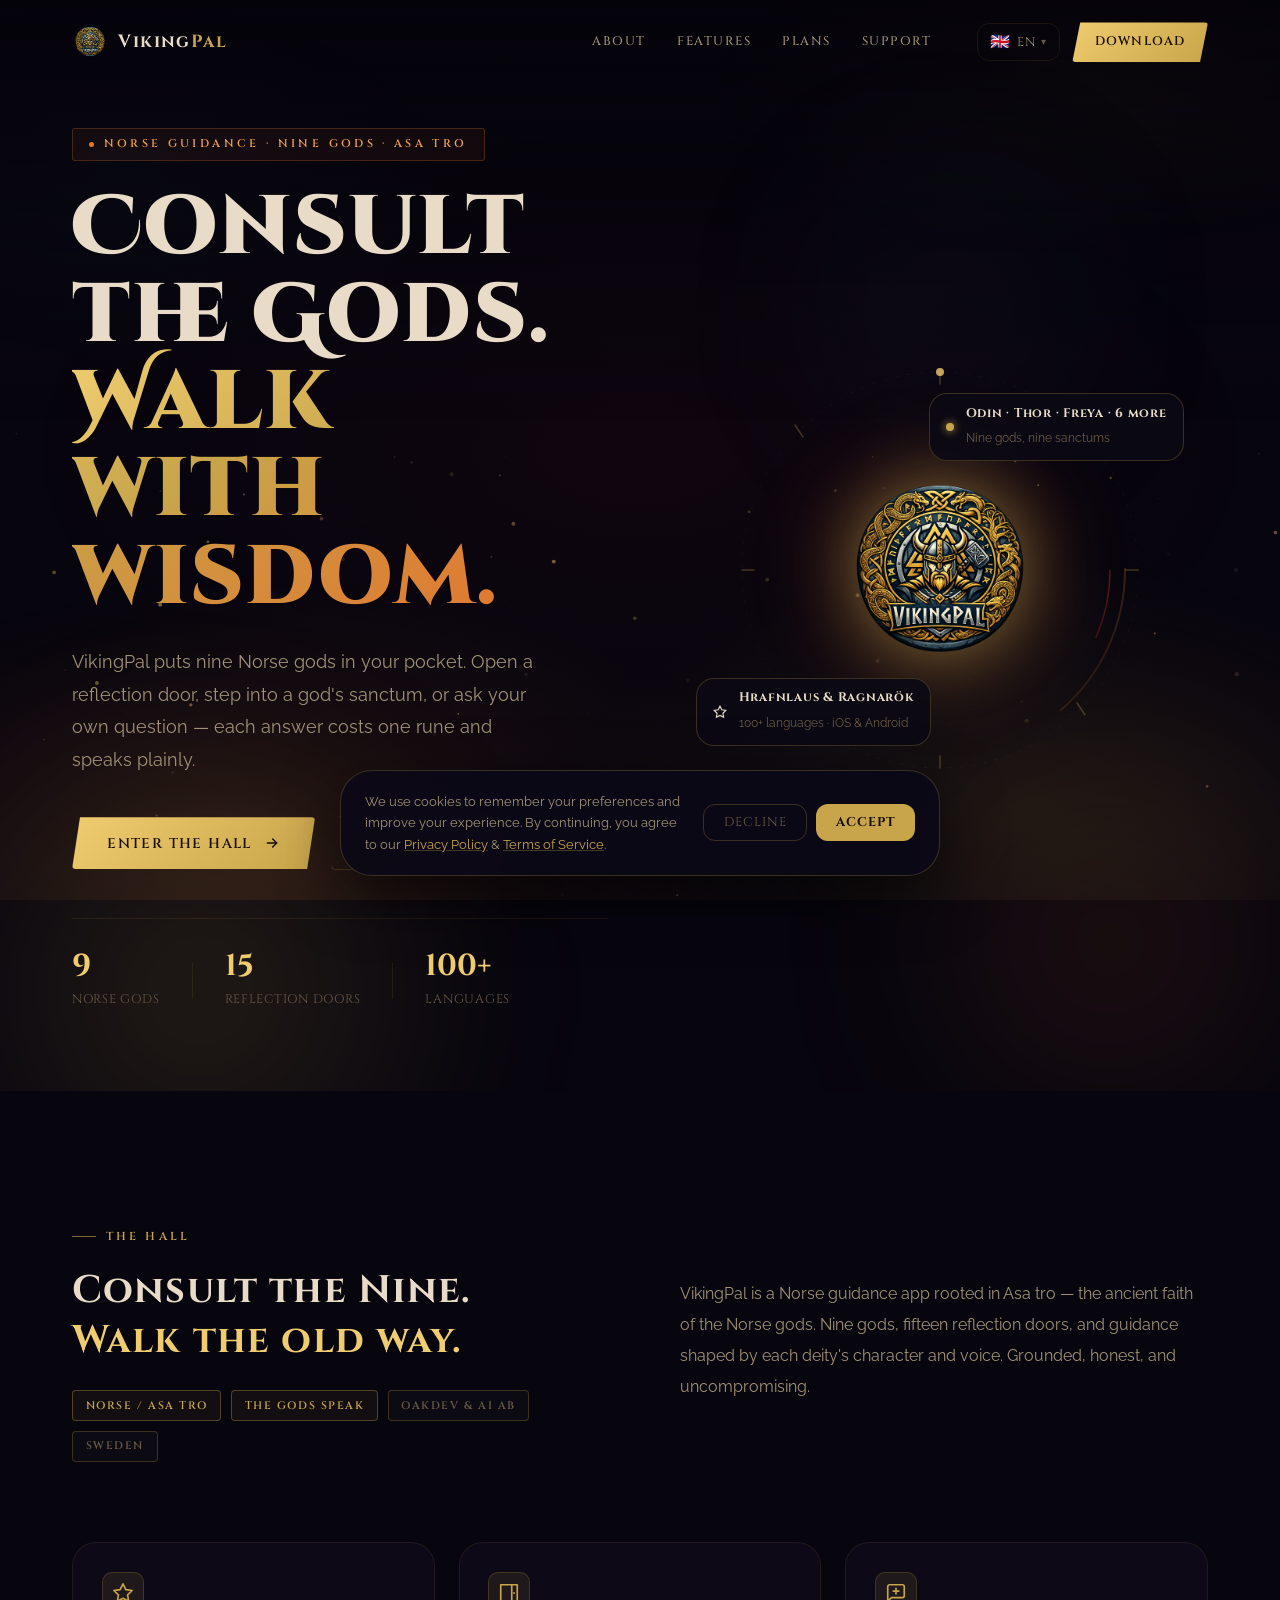
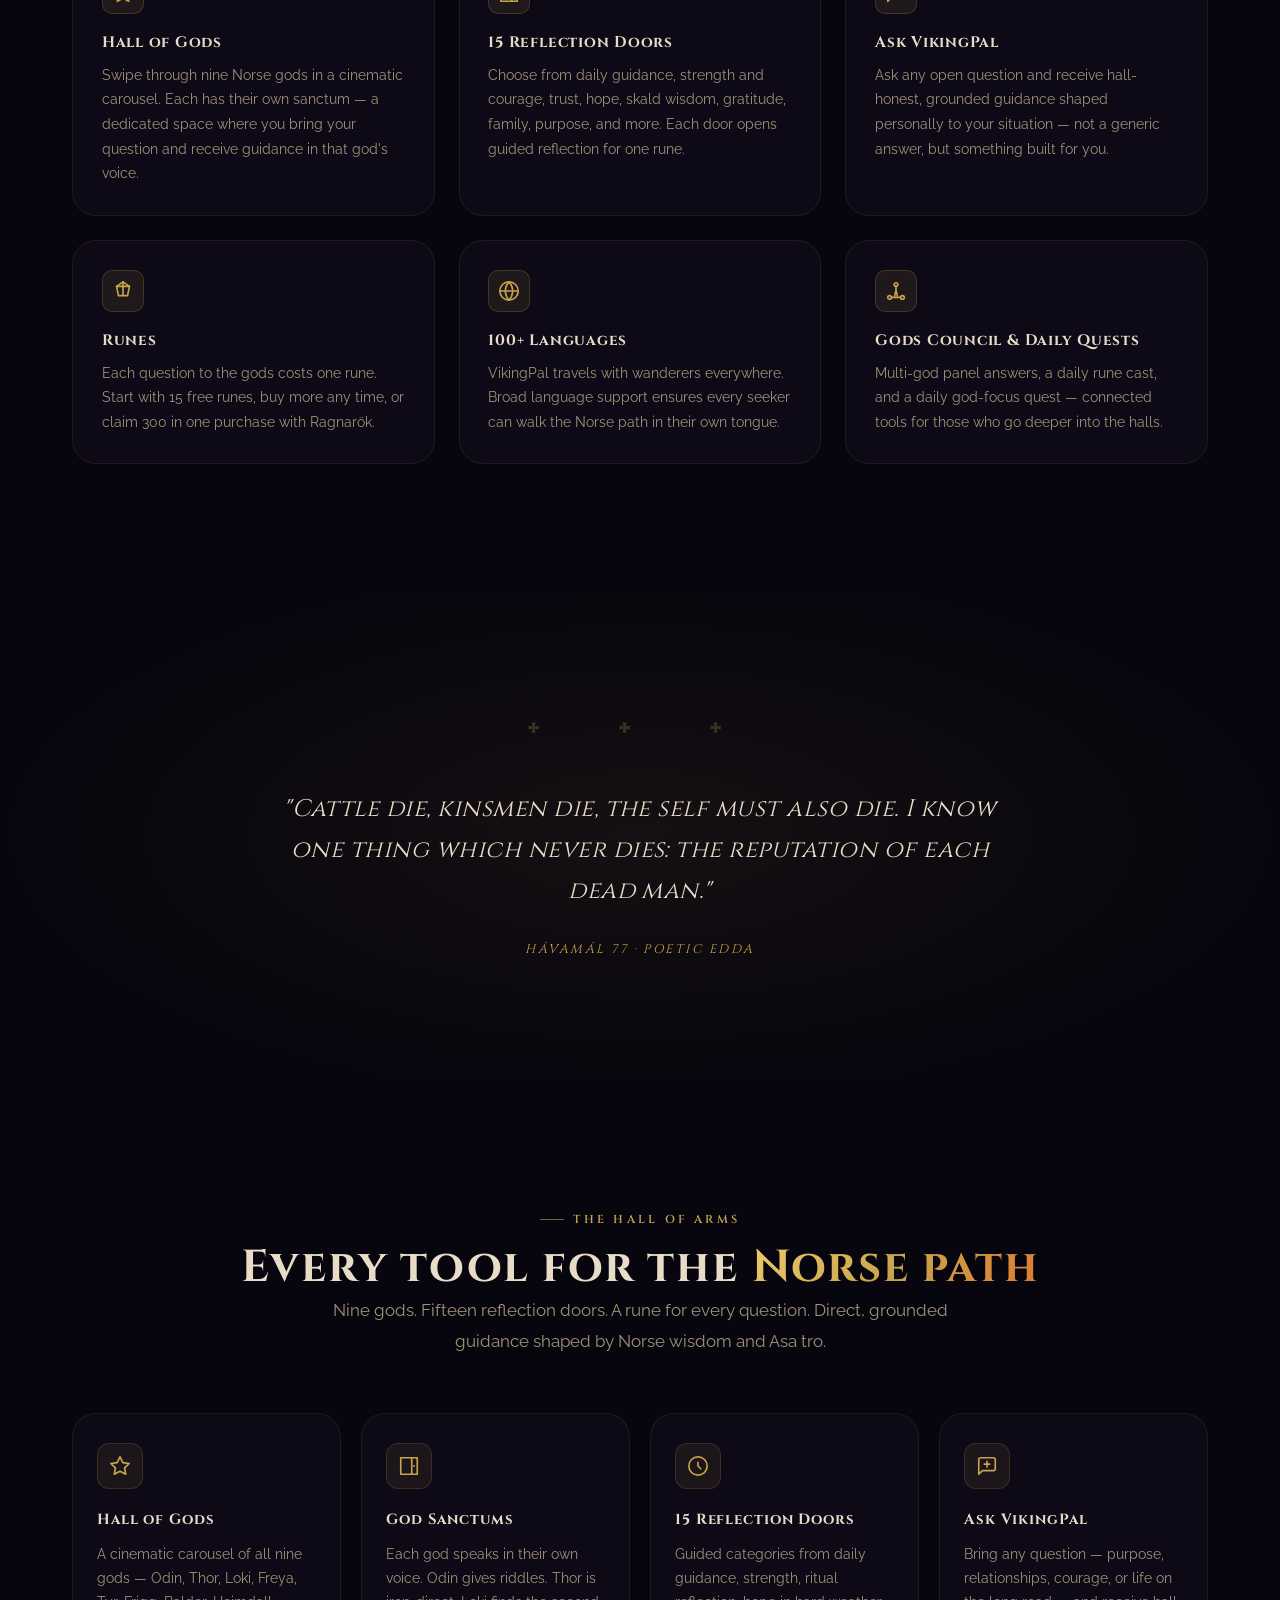
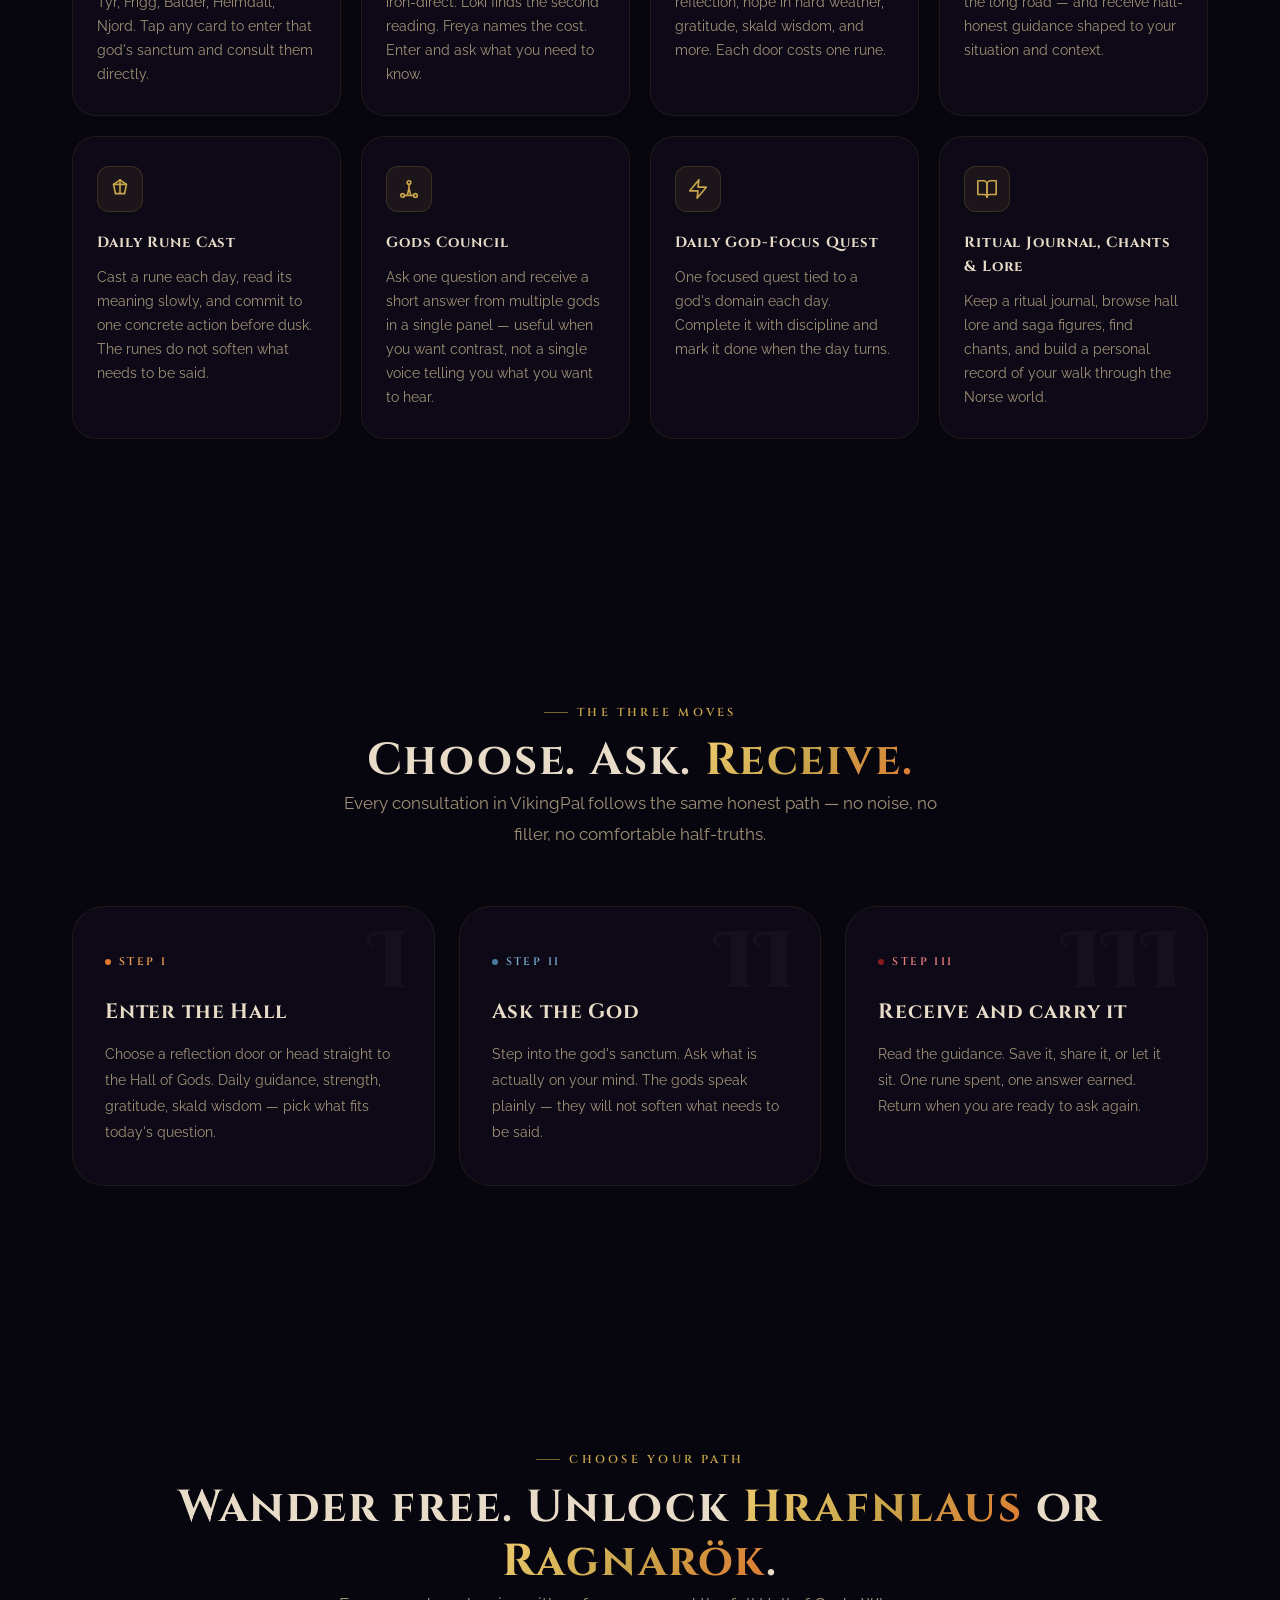
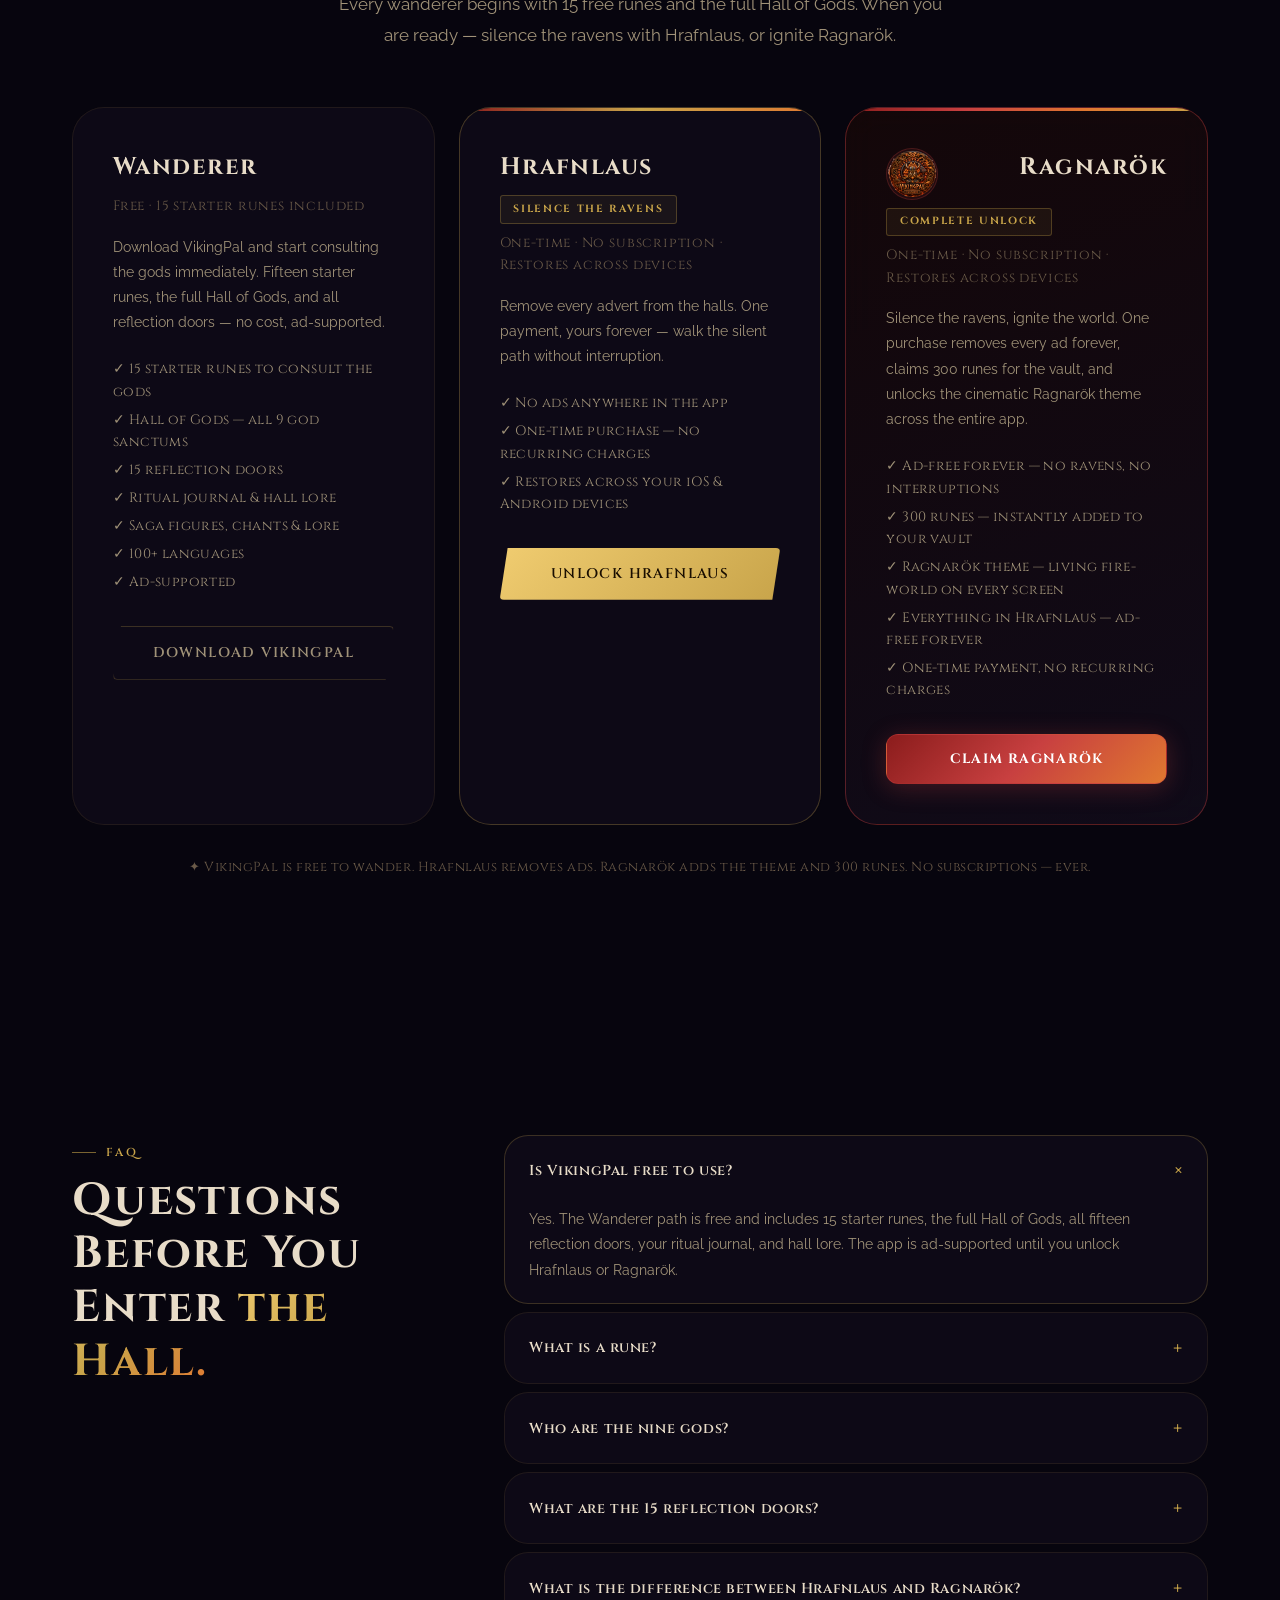
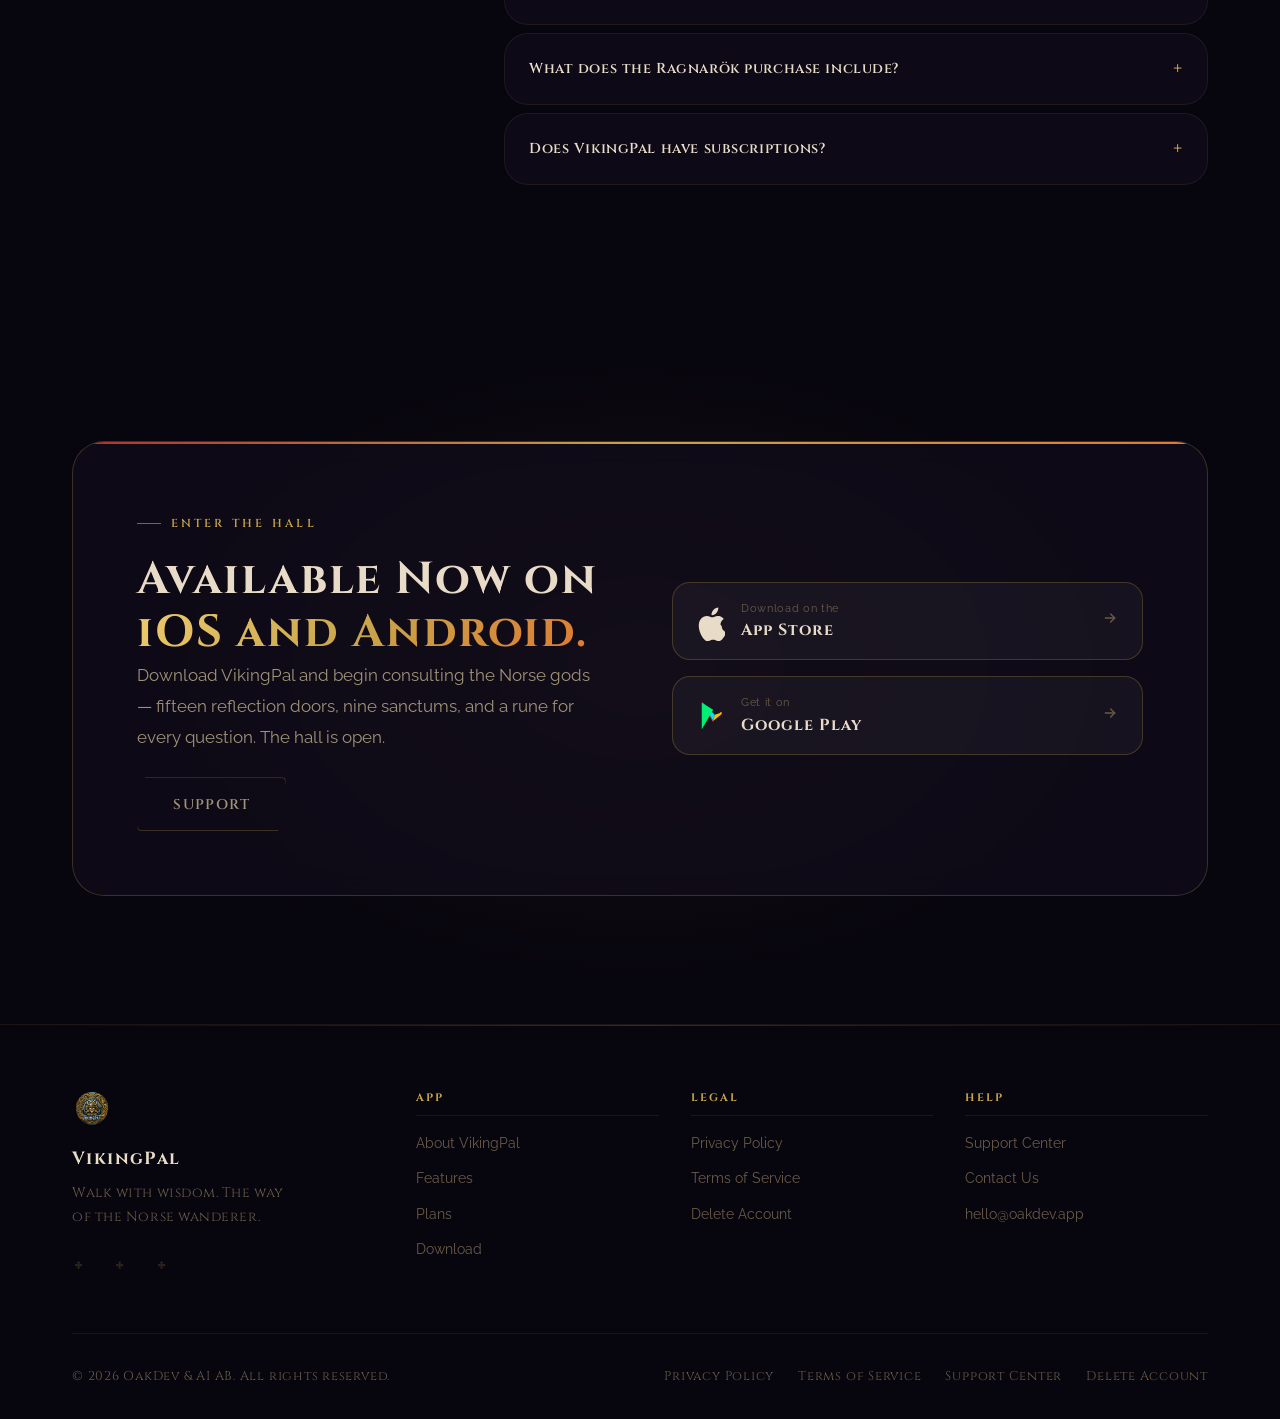
<file: index.html>
<!DOCTYPE html>
<html lang="en">
<head>
  <meta charset="UTF-8">
  <meta name="viewport" content="width=device-width, initial-scale=1.0">
  <title>VikingPal | Norse Guidance from the Gods</title>
  <meta name="description" content="Consult nine Norse gods for grounded guidance. VikingPal brings Asa tro wisdom to your pocket — 15 reflection doors, god sanctums, runes, and each god speaking in their own voice.">
  <meta name="theme-color" content="#07050e">
  <meta property="og:site_name" content="VikingPal">
  <meta property="og:title" content="VikingPal | Norse Guidance from the Gods">
  <meta property="og:description" content="Enter the Hall. Nine Norse gods, fifteen reflection doors, and a rune for every question. Grounded, honest, and uncompromising — guidance from Asa tro.">
  <meta property="og:type" content="website">
  <meta property="og:url" content="https://vikingpal.oakdev.app/">
  <meta property="og:image" content="https://vikingpal.oakdev.app/assets/mainlogo.png">
  <meta name="twitter:card" content="summary_large_image">
  <meta name="twitter:title" content="VikingPal | Norse Guidance from the Gods">
  <meta name="twitter:description" content="Consult nine Norse gods. Fifteen reflection doors, each deity speaking in their own voice, and a rune for every question. Enter the Hall.">
  <link rel="canonical" href="https://vikingpal.oakdev.app/">
  <link rel="icon" type="image/png" href="/assets/mainlogo.png">

  <!-- Fonts -->
  <link rel="preconnect" href="https://fonts.googleapis.com">
  <link rel="preconnect" href="https://fonts.gstatic.com" crossorigin>
  <link href="https://fonts.googleapis.com/css2?family=Cinzel+Decorative:wght@400;700;900&family=Cinzel:wght@400;500;600;700&family=Raleway:wght@300;400;500;600;700&display=swap" rel="stylesheet">

  <link rel="stylesheet" href="/css/styles.css">

  <script type="application/ld+json">{"@context":"https://schema.org","@type":"MobileApplication","name":"VikingPal","url":"https://vikingpal.oakdev.app/","applicationCategory":"LifestyleApplication","operatingSystem":"iOS, Android","description":"Norse guidance app rooted in Asa tro. Consult nine Norse gods through reflection doors or direct questions — each answer shaped by the deity's own voice.","publisher":{"@type":"Organization","name":"OakDev & AI AB"}}</script>
</head>
<body>

  <!-- Ember canvas -->
  <canvas class="ember-canvas" id="emberCanvas" aria-hidden="true"></canvas>

  <!-- Scroll progress -->
  <div class="scroll-progress" aria-hidden="true"></div>

  <!-- ============================================================
       NAVIGATION
  ============================================================ -->
  <nav class="nav" id="nav" role="navigation" aria-label="Main">
    <div class="nav__container">
      <a href="/" class="nav__logo" aria-label="VikingPal — Home">
        <img src="/assets/mainlogo-transparant.png" alt="VikingPal" class="nav__logo-img">
        <span class="nav__logo-name">Viking<span>Pal</span></span>
      </a>

      <div class="nav__links" id="navLinks">
        <a href="#about"    class="nav__link" data-i18n="nav.about">About</a>
        <a href="#features" class="nav__link" data-i18n="nav.features">Features</a>
        <a href="#plans"    class="nav__link" data-i18n="nav.plans">Plans</a>
        <a href="/support"  class="nav__link" data-i18n="nav.support">Support</a>
      </div>

      <div class="nav__right">
        <!-- Language switcher (single language for now, ready to expand) -->
        <div class="nav__lang" id="langSwitcher">
          <button class="nav__lang-btn" id="langBtn" aria-haspopup="true" aria-expanded="false">
            <span class="lang-flag" id="langFlag">🇬🇧</span>
            <span class="lang-code" id="langCode">EN</span>
            <span class="lang-chevron" aria-hidden="true">▾</span>
          </button>
          <div class="nav__lang-dropdown" id="langDropdown" role="listbox" aria-label="Select language">
            <button class="nav__lang-option active" data-lang="en" role="option" aria-selected="true">
              <span class="opt-flag">🇬🇧</span>
              <span class="opt-name">English</span>
            </button>
          </div>
        </div>

        <a href="#download" class="btn btn--gold nav__cta" data-i18n="nav.download">Download</a>
        <button class="nav__hamburger" id="hamburger" aria-label="Open menu" aria-expanded="false">
          <span></span><span></span><span></span>
        </button>
      </div>
    </div>
  </nav>

  <main id="main-content">

    <!-- ═══════════════════════ HERO ═══════════════════════ -->
    <section class="hero-section" id="home">
      <div class="hero-backdrop" aria-hidden="true">
        <div class="hero-orb hero-orb--gold"></div>
        <div class="hero-orb hero-orb--ember"></div>
        <div class="hero-orb hero-orb--steel"></div>
      </div>

      <div class="container hero-grid">

        <!-- Copy -->
        <div class="hero-copy reveal">
          <div class="hero-eyebrow">
            <span class="dot" aria-hidden="true"></span>
            <span data-i18n="hero.eyebrow">Norse Guidance · Nine Gods · Asa tro</span>
          </div>

          <h1 class="hero-title">
            <span data-i18n="hero.title_1">Enter the Hall</span><br>
            <span class="text-gradient" data-i18n="hero.title_2">Walk with wisdom.</span>
          </h1>

          <p class="hero-desc" data-i18n="hero.desc">
            VikingPal puts nine Norse gods in your pocket. Open a reflection door, step into a god's sanctum, or ask your own question — each answer costs one rune and speaks plainly.
          </p>

          <div class="hero-actions">
            <a href="#download" class="btn btn--gold">
              <span data-i18n="hero.cta_primary">Enter the Hall</span>
              <svg width="16" height="16" viewBox="0 0 24 24" fill="none" stroke="currentColor" stroke-width="2.2" stroke-linecap="round" stroke-linejoin="round" aria-hidden="true"><path d="M5 12h14"/><path d="m13 6 6 6-6 6"/></svg>
            </a>
            <a href="#features" class="btn btn--outline" data-i18n="hero.cta_secondary">Explore Features</a>
          </div>

          <div class="hero-proof">
            <div class="hero-proof-item">
              <strong data-count="9">9</strong>
              <span data-i18n="hero.stat_features_label">Norse gods</span>
            </div>
            <div class="hero-proof-divider" aria-hidden="true"></div>
            <div class="hero-proof-item">
              <strong data-count="15">15</strong>
              <span data-i18n="hero.stat_categories_label">Reflection doors</span>
            </div>
            <div class="hero-proof-divider" aria-hidden="true"></div>
            <div class="hero-proof-item">
              <strong>100+</strong>
              <span data-i18n="hero.stat_languages_label">Languages</span>
            </div>
          </div>
        </div>

        <!-- Visual -->
        <div class="hero-visual" aria-hidden="true">
          <div class="hero-shield-wrap">
            <svg class="hero-shield-ring" viewBox="0 0 420 420">
              <defs>
                <linearGradient id="ringGold" x1="0%" y1="0%" x2="100%" y2="100%">
                  <stop offset="0%" stop-color="#f0cc70" stop-opacity="0.85"/>
                  <stop offset="50%" stop-color="#c8a44a" stop-opacity="0.45"/>
                  <stop offset="100%" stop-color="#e07830" stop-opacity="0"/>
                </linearGradient>
                <linearGradient id="ringRed" x1="100%" y1="0%" x2="0%" y2="100%">
                  <stop offset="0%" stop-color="#c84040" stop-opacity="0.7"/>
                  <stop offset="50%" stop-color="#8b1c1c" stop-opacity="0.2"/>
                  <stop offset="100%" stop-color="#8b1c1c" stop-opacity="0"/>
                </linearGradient>
              </defs>
              <!-- Outer dashed ring -->
              <circle cx="210" cy="210" r="198" fill="none" stroke="rgba(255,255,255,0.04)" stroke-width="1" stroke-dasharray="3 9"/>
              <!-- Spinning gold arc -->
              <circle cx="210" cy="210" r="185" fill="none" stroke="url(#ringGold)" stroke-width="2" stroke-dasharray="160 1000"/>
              <!-- Counter-spinning red arc -->
              <circle cx="210" cy="210" r="170" fill="none" stroke="url(#ringRed)" stroke-width="1.5" stroke-dasharray="70 1000"/>
              <!-- Rune tick marks -->
              <g stroke="rgba(200,164,74,0.30)" stroke-width="1.5" stroke-linecap="round">
                <line x1="210" y1="12" x2="210" y2="24"/>
                <line x1="408" y1="210" x2="396" y2="210"/>
                <line x1="210" y1="408" x2="210" y2="396"/>
                <line x1="12" y1="210" x2="24" y2="210"/>
                <line x1="356" y1="65" x2="348" y2="77"/>
                <line x1="355" y1="355" x2="347" y2="343"/>
                <line x1="65" y1="65" x2="73" y2="77"/>
                <line x1="65" y1="355" x2="73" y2="343"/>
              </g>
              <!-- Dot at top -->
              <circle cx="210" cy="12" r="4" fill="#f0cc70" opacity="0.8"/>
            </svg>

            <div class="hero-shield-glow" aria-hidden="true"></div>

            <!-- Central icon -->
            <img src="/assets/mainlogo-transparant.png" alt="VikingPal shield" class="hero-icon-svg">

            <!-- Floating tags -->
            <div class="hero-tag hero-tag--top">
              <span class="hero-tag-dot" aria-hidden="true"></span>
              <div>
                <strong>Odin · Thor · Freya · 6 more</strong>
                <span>Nine gods, nine sanctums</span>
              </div>
            </div>

            <div class="hero-tag hero-tag--bottom">
              <svg width="14" height="14" viewBox="0 0 24 24" fill="none" stroke="currentColor" stroke-width="2" stroke-linecap="round" aria-hidden="true"><polygon points="12 2 15.09 8.26 22 9.27 17 14.14 18.18 21.02 12 17.77 5.82 21.02 7 14.14 2 9.27 8.91 8.26 12 2"/></svg>
              <div>
                <strong>Hrafnlaus &amp; Ragnarök</strong>
                <span>100+ languages · iOS &amp; Android</span>
              </div>
            </div>
          </div>
        </div>

      </div>
    </section>

    <!-- ═══════════════════════ ABOUT ═══════════════════════ -->
    <section class="about-section" id="about">
      <div class="container">
        <div class="about-intro">
          <div class="reveal">
            <div class="eyebrow" data-i18n="about.eyebrow">The Way</div>
            <h2 class="about-tagline">
              Consult the Nine.<br>
              <em data-i18n="about.title">Walk the old way.</em>
            </h2>
            <div class="about-badges">
              <span class="badge badge--gold">Norse / Asa tro</span>
              <span class="badge badge--gold">The gods speak</span>
              <span class="badge">OakDev &amp; AI AB</span>
              <span class="badge">Sweden</span>
            </div>
          </div>
          <div class="reveal" data-delay="150">
            <p class="about-desc" data-i18n="about.subtitle">
              VikingPal is a Norse guidance app rooted in Asa tro — the ancient faith of the Norse gods. Nine gods, fifteen reflection doors, and guidance shaped by each deity's character and voice. Grounded, honest, and uncompromising.
            </p>
          </div>
        </div>

        <div class="about-feature-grid">
          <div class="about-feature-card reveal" data-delay="0">
            <div class="about-feature-card__icon">
              <!-- Nine gods / hall -->
              <svg width="22" height="22" viewBox="0 0 24 24" fill="none" stroke="currentColor" stroke-width="1.8" stroke-linecap="round" stroke-linejoin="round" aria-hidden="true"><polygon points="12 2 15.09 8.26 22 9.27 17 14.14 18.18 21.02 12 17.77 5.82 21.02 7 14.14 2 9.27 8.91 8.26 12 2"/></svg>
            </div>
            <div class="about-feature-card__title" data-i18n="about.f1_title">Hall of Gods</div>
            <p class="about-feature-card__text" data-i18n="about.f1_text">Swipe through nine Norse gods in a cinematic carousel. Each has their own sanctum — a dedicated space where you bring your question and receive guidance in that god's voice.</p>
          </div>

          <div class="about-feature-card reveal" data-delay="100">
            <div class="about-feature-card__icon">
              <!-- Door / reflection -->
              <svg width="22" height="22" viewBox="0 0 24 24" fill="none" stroke="currentColor" stroke-width="1.8" stroke-linecap="round" stroke-linejoin="round" aria-hidden="true"><path d="M3 3h18v18H3zM15 3v18"/><circle cx="17.5" cy="12" r="1" fill="currentColor" stroke="none"/></svg>
            </div>
            <div class="about-feature-card__title" data-i18n="about.f2_title">15 Reflection Doors</div>
            <p class="about-feature-card__text" data-i18n="about.f2_text">Choose from daily guidance, strength and courage, trust, hope, skald wisdom, gratitude, family, purpose, and more. Each door opens guided reflection for one rune.</p>
          </div>

          <div class="about-feature-card reveal" data-delay="200">
            <div class="about-feature-card__icon">
              <!-- Ask / speech -->
              <svg width="22" height="22" viewBox="0 0 24 24" fill="none" stroke="currentColor" stroke-width="1.8" stroke-linecap="round" stroke-linejoin="round" aria-hidden="true"><path d="M21 15a2 2 0 0 1-2 2H7l-4 4V5a2 2 0 0 1 2-2h14a2 2 0 0 1 2 2z"/><line x1="9" y1="10" x2="15" y2="10"/><line x1="12" y1="7" x2="12" y2="13"/></svg>
            </div>
            <div class="about-feature-card__title" data-i18n="about.f3_title">Ask VikingPal</div>
            <p class="about-feature-card__text" data-i18n="about.f3_text">Ask any open question and receive hall-honest, grounded guidance shaped personally to your situation — not a generic answer, but something built for you.</p>
          </div>

          <div class="about-feature-card reveal" data-delay="100">
            <div class="about-feature-card__icon">
              <!-- Rune / gem -->
              <svg width="22" height="22" viewBox="0 0 24 24" fill="none" stroke="currentColor" stroke-width="1.8" stroke-linecap="round" stroke-linejoin="round" aria-hidden="true"><polygon points="12 2 19 7 17 17 7 17 5 7 12 2"/><line x1="12" y1="2" x2="12" y2="17"/><line x1="5" y1="7" x2="19" y2="7"/></svg>
            </div>
            <div class="about-feature-card__title" data-i18n="about.f4_title">Runes</div>
            <p class="about-feature-card__text" data-i18n="about.f4_text">Each question to the gods costs one rune. Start with 15 free runes, buy more any time, or claim 300 in one purchase with Ragnarök.</p>
          </div>

          <div class="about-feature-card reveal" data-delay="200">
            <div class="about-feature-card__icon">
              <!-- Globe / languages -->
              <svg width="22" height="22" viewBox="0 0 24 24" fill="none" stroke="currentColor" stroke-width="1.8" stroke-linecap="round" stroke-linejoin="round" aria-hidden="true"><circle cx="12" cy="12" r="10"/><line x1="2" y1="12" x2="22" y2="12"/><path d="M12 2a15.3 15.3 0 0 1 4 10 15.3 15.3 0 0 1-4 10 15.3 15.3 0 0 1-4-10 15.3 15.3 0 0 1 4-10z"/></svg>
            </div>
            <div class="about-feature-card__title" data-i18n="about.f5_title">100+ Languages</div>
            <p class="about-feature-card__text" data-i18n="about.f5_text">VikingPal travels with wanderers everywhere. Broad language support ensures every seeker can walk the Norse path in their own tongue.</p>
          </div>

          <div class="about-feature-card reveal" data-delay="300">
            <div class="about-feature-card__icon">
              <!-- Council / connected -->
              <svg width="22" height="22" viewBox="0 0 24 24" fill="none" stroke="currentColor" stroke-width="1.8" stroke-linecap="round" stroke-linejoin="round" aria-hidden="true"><circle cx="12" cy="5" r="2"/><circle cx="5" cy="19" r="2"/><circle cx="19" cy="19" r="2"/><path d="M12 7v4M10.5 17.5 12 11l1.5 6.5"/><line x1="7" y1="19" x2="17" y2="19"/></svg>
            </div>
            <div class="about-feature-card__title" data-i18n="about.f6_title">Gods Council &amp; Daily Quests</div>
            <p class="about-feature-card__text" data-i18n="about.f6_text">Multi-god panel answers, a daily rune cast, and a daily god-focus quest — connected tools for those who go deeper into the halls.</p>
          </div>
        </div>
      </div>
    </section>

    <!-- ═══════════════════════ VERSE ═══════════════════════ -->
    <section class="verse-section" aria-label="Norse verse">
      <div class="verse-inner reveal">
        <span class="verse-ornament" aria-hidden="true">᛭ ᛭ ᛭</span>
        <blockquote class="verse-text" data-i18n="verse.text">
          "Cattle die, kinsmen die, the self must also die. I know one thing which never dies: the reputation of each dead man."
        </blockquote>
        <cite class="verse-cite" data-i18n="verse.cite">Hávamál 77 · Poetic Edda</cite>
      </div>
    </section>

    <!-- ═══════════════════════ FEATURES ═══════════════════════ -->
    <section id="features">
      <div class="container">
        <div class="section-heading is-centered reveal">
          <div class="eyebrow" data-i18n="features.eyebrow">The Hall of Arms</div>
          <h2 class="section-title" data-i18n-html="features.title">Every tool for the <em>Norse path</em></h2>
          <p class="section-copy" data-i18n="features.subtitle">Nine gods. Fifteen reflection doors. A rune for every question. Direct, grounded guidance shaped by Norse wisdom and Asa tro.</p>
        </div>

        <div class="feature-grid">
          <article class="feature-card reveal" data-delay="0">
            <div class="feature-icon-wrap" aria-hidden="true">
              <!-- Hall of Gods -->
              <svg width="22" height="22" viewBox="0 0 24 24" fill="none" stroke="currentColor" stroke-width="1.8" stroke-linecap="round" stroke-linejoin="round"><polygon points="12 2 15.09 8.26 22 9.27 17 14.14 18.18 21.02 12 17.77 5.82 21.02 7 14.14 2 9.27 8.91 8.26 12 2"/></svg>
            </div>
            <h3 class="feature-title" data-i18n="features.bible_title">Hall of Gods</h3>
            <p class="feature-copy" data-i18n="features.bible_text">A cinematic carousel of all nine gods — Odin, Thor, Loki, Freya, Tyr, Frigg, Balder, Heimdall, Njord. Tap any card to enter that god's sanctum and consult them directly.</p>
          </article>

          <article class="feature-card reveal" data-delay="100">
            <div class="feature-icon-wrap" aria-hidden="true">
              <!-- Sanctum / door -->
              <svg width="22" height="22" viewBox="0 0 24 24" fill="none" stroke="currentColor" stroke-width="1.8" stroke-linecap="round" stroke-linejoin="round"><path d="M3 3h18v18H3zM15 3v18"/><circle cx="17.5" cy="12" r="1" fill="currentColor" stroke="none"/></svg>
            </div>
            <h3 class="feature-title" data-i18n="features.prayer_title">God Sanctums</h3>
            <p class="feature-copy" data-i18n="features.prayer_text">Each god speaks in their own voice. Odin gives riddles. Thor is iron-direct. Loki finds the second reading. Freya names the cost. Enter and ask what you need to know.</p>
          </article>

          <article class="feature-card reveal" data-delay="200">
            <div class="feature-icon-wrap" aria-hidden="true">
              <!-- Reflection doors -->
              <svg width="22" height="22" viewBox="0 0 24 24" fill="none" stroke="currentColor" stroke-width="1.8" stroke-linecap="round" stroke-linejoin="round"><circle cx="12" cy="12" r="10"/><path d="M12 8v4l3 3"/></svg>
            </div>
            <h3 class="feature-title" data-i18n="features.reflection_title">15 Reflection Doors</h3>
            <p class="feature-copy" data-i18n="features.reflection_text">Guided categories from daily guidance, strength, ritual reflection, hope in hard weather, gratitude, skald wisdom, and more. Each door costs one rune.</p>
          </article>

          <article class="feature-card reveal" data-delay="300">
            <div class="feature-icon-wrap" aria-hidden="true">
              <!-- Ask / AI -->
              <svg width="22" height="22" viewBox="0 0 24 24" fill="none" stroke="currentColor" stroke-width="1.8" stroke-linecap="round" stroke-linejoin="round"><path d="M21 15a2 2 0 0 1-2 2H7l-4 4V5a2 2 0 0 1 2-2h14a2 2 0 0 1 2 2z"/><line x1="9" y1="10" x2="15" y2="10"/><line x1="12" y1="7" x2="12" y2="13"/></svg>
            </div>
            <h3 class="feature-title" data-i18n="features.ask_title">Ask VikingPal</h3>
            <p class="feature-copy" data-i18n="features.ask_text">Bring any question — purpose, relationships, courage, or life on the long road — and receive hall-honest guidance shaped to your situation and context.</p>
          </article>

          <article class="feature-card reveal" data-delay="0">
            <div class="feature-icon-wrap" aria-hidden="true">
              <!-- Rune cast -->
              <svg width="22" height="22" viewBox="0 0 24 24" fill="none" stroke="currentColor" stroke-width="1.8" stroke-linecap="round" stroke-linejoin="round"><polygon points="12 2 19 7 17 17 7 17 5 7 12 2"/><line x1="12" y1="2" x2="12" y2="17"/><line x1="5" y1="7" x2="19" y2="7"/></svg>
            </div>
            <h3 class="feature-title" data-i18n="features.selah_title">Daily Rune Cast</h3>
            <p class="feature-copy" data-i18n="features.selah_text">Cast a rune each day, read its meaning slowly, and commit to one concrete action before dusk. The runes do not soften what needs to be said.</p>
          </article>

          <article class="feature-card reveal" data-delay="100">
            <div class="feature-icon-wrap" aria-hidden="true">
              <!-- Gods council -->
              <svg width="22" height="22" viewBox="0 0 24 24" fill="none" stroke="currentColor" stroke-width="1.8" stroke-linecap="round" stroke-linejoin="round"><circle cx="12" cy="5" r="2"/><circle cx="5" cy="19" r="2"/><circle cx="19" cy="19" r="2"/><path d="M12 7v4M10.5 17.5 12 11l1.5 6.5"/><line x1="7" y1="19" x2="17" y2="19"/></svg>
            </div>
            <h3 class="feature-title" data-i18n="features.letgo_title">Gods Council</h3>
            <p class="feature-copy" data-i18n="features.letgo_text">Ask one question and receive a short answer from multiple gods in a single panel — useful when you want contrast, not a single voice telling you what you want to hear.</p>
          </article>

          <article class="feature-card reveal" data-delay="200">
            <div class="feature-icon-wrap" aria-hidden="true">
              <!-- Daily quest -->
              <svg width="22" height="22" viewBox="0 0 24 24" fill="none" stroke="currentColor" stroke-width="1.8" stroke-linecap="round" stroke-linejoin="round"><path d="M13 2L3 14h9l-1 8 10-12h-9l1-8z"/></svg>
            </div>
            <h3 class="feature-title" data-i18n="features.connected_title">Daily God-Focus Quest</h3>
            <p class="feature-copy" data-i18n="features.connected_text">One focused quest tied to a god's domain each day. Complete it with discipline and mark it done when the day turns.</p>
          </article>

          <article class="feature-card reveal" data-delay="300">
            <div class="feature-icon-wrap" aria-hidden="true">
              <!-- Journal / lore -->
              <svg width="22" height="22" viewBox="0 0 24 24" fill="none" stroke="currentColor" stroke-width="1.8" stroke-linecap="round" stroke-linejoin="round"><path d="M2 3h6a4 4 0 0 1 4 4v14a3 3 0 0 0-3-3H2z"/><path d="M22 3h-6a4 4 0 0 0-4 4v14a3 3 0 0 1 3-3h7z"/></svg>
            </div>
            <h3 class="feature-title" data-i18n="features.study_title">Ritual Journal, Chants &amp; Lore</h3>
            <p class="feature-copy" data-i18n="features.study_text">Keep a ritual journal, browse hall lore and saga figures, find chants, and build a personal record of your walk through the Norse world.</p>
          </article>
        </div>
      </div>
    </section>

    <!-- ═══════════════════════ DAILY JOURNEY ═══════════════════════ -->
    <section id="journey">
      <div class="container">
        <div class="section-heading is-centered reveal">
          <div class="eyebrow" data-i18n="journey.eyebrow">The Daily Rhythm</div>
          <h2 class="section-title" data-i18n-html="journey.title">Morning. Midday. <em>Evening.</em></h2>
          <p class="section-copy" data-i18n="journey.subtitle">Every consultation in VikingPal follows the same honest path — no noise, no filler, no comfortable half-truths.</p>
        </div>

        <div class="journey-grid">
          <article class="journey-card journey-card--morning reveal" data-delay="0">
            <div class="journey-num" aria-hidden="true">I</div>
            <div class="journey-label">
              <span class="journey-label-dot" aria-hidden="true"></span>
              <span data-i18n="journey.morning_label">Step I</span>
            </div>
            <h3 class="journey-title" data-i18n="journey.morning_title">Enter the Hall</h3>
            <p class="journey-text" data-i18n="journey.morning_text">Choose a reflection door or head straight to the Hall of Gods. Daily guidance, strength, gratitude, skald wisdom — pick what fits today's question.</p>
          </article>

          <article class="journey-card journey-card--midday reveal" data-delay="150">
            <div class="journey-num" aria-hidden="true">II</div>
            <div class="journey-label">
              <span class="journey-label-dot" aria-hidden="true"></span>
              <span data-i18n="journey.midday_label">Step II</span>
            </div>
            <h3 class="journey-title" data-i18n="journey.midday_title">Ask the God</h3>
            <p class="journey-text" data-i18n="journey.midday_text">Step into the god's sanctum. Ask what is actually on your mind. The gods speak plainly — they will not soften what needs to be said.</p>
          </article>

          <article class="journey-card journey-card--evening reveal" data-delay="300">
            <div class="journey-num" aria-hidden="true">III</div>
            <div class="journey-label">
              <span class="journey-label-dot" aria-hidden="true"></span>
              <span data-i18n="journey.evening_label">Step III</span>
            </div>
            <h3 class="journey-title" data-i18n="journey.evening_title">Receive and carry it</h3>
            <p class="journey-text" data-i18n="journey.evening_text">Read the guidance. Save it, share it, or let it sit. One rune spent, one answer earned. Return when you are ready to ask again.</p>
          </article>
        </div>
      </div>
    </section>

    <!-- ═══════════════════════ PLANS ═══════════════════════ -->
    <section id="plans">
      <div class="container">
        <div class="section-heading is-centered reveal">
          <div class="eyebrow" data-i18n="plans.eyebrow">Choose Your Path</div>
          <h2 class="section-title" data-i18n-html="plans.title">Wander free. Unlock <em>Hrafnlaus</em> or <em>Ragnarök</em>.</h2>
          <p class="section-copy" data-i18n="plans.subtitle">Every wanderer begins with 15 free runes and the full Hall of Gods. When you are ready — silence the ravens with Hrafnlaus, or ignite Ragnarök.</p>
        </div>

        <div class="plans-grid reveal">
          <!-- Wanderer (free) -->
          <article class="plan-card">
            <div class="plan-card-header">
              <h3 class="card-title" data-i18n="plans.wanderer_tier">Wanderer</h3>
            </div>
            <p class="plan-price" data-i18n="plans.wanderer_price">Free · 15 starter runes included</p>
            <p class="card-copy" data-i18n="plans.wanderer_desc">Download VikingPal and start consulting the gods immediately. Fifteen starter runes, the full Hall of Gods, and all reflection doors — no cost, ad-supported.</p>
            <ul class="plan-list">
              <li data-i18n="plans.wanderer_f1">✓   15 starter runes to consult the gods</li>
              <li data-i18n="plans.wanderer_f2">✓   Hall of Gods — all 9 god sanctums</li>
              <li data-i18n="plans.wanderer_f3">✓   15 reflection doors</li>
              <li data-i18n="plans.wanderer_f4">✓   Ritual journal &amp; hall lore</li>
              <li data-i18n="plans.wanderer_f5">✓   Saga figures, chants &amp; lore</li>
              <li data-i18n="plans.wanderer_f6">✓   100+ languages</li>
              <li data-i18n="plans.wanderer_f7">✓   Ad-supported</li>
            </ul>
            <div class="plans-actions">
              <a href="#download" class="btn btn--outline" style="width:100%; justify-content: center;" data-i18n="plans.wanderer_btn">Download VikingPal</a>
            </div>
          </article>

          <!-- Hrafnlaus -->
          <article class="plan-card plan-card--featured">
            <div class="plan-card-header">
              <h3 class="card-title" data-i18n="plans.hrafnlaus_tier">Hrafnlaus</h3>
              <span class="plan-tag" data-i18n="plans.hrafnlaus_badge">Silence the Ravens</span>
            </div>
            <p class="plan-price" data-i18n="plans.hrafnlaus_price">One-time · No subscription · Restores across devices</p>
            <p class="card-copy" data-i18n="plans.hrafnlaus_desc">Remove every advert from the halls. One payment, yours forever — walk the silent path without interruption.</p>
            <ul class="plan-list">
              <li data-i18n="plans.hrafnlaus_f1">✓   No ads anywhere in the app</li>
              <li data-i18n="plans.hrafnlaus_f2">✓   One-time purchase — no recurring charges</li>
              <li data-i18n="plans.hrafnlaus_f3">✓   Restores across your iOS &amp; Android devices</li>
            </ul>
            <div class="plans-actions">
              <a href="#download" class="btn btn--gold" style="width:100%; justify-content: center;" data-i18n="plans.hrafnlaus_btn">Unlock Hrafnlaus</a>
            </div>
          </article>

          <!-- Ragnarök -->
          <article class="plan-card plan-card--ragnarok">
            <div class="plan-card-header">
              <div class="ragnarok-logo-wrap" aria-hidden="true">
                <img src="/assets/main-logo-ragnarok-transparent.png" alt="" class="ragnarok-logo-img">
              </div>
              <h3 class="card-title ragnarok-title" data-i18n="plans.ragnarok_tier">Ragnarök</h3>
              <span class="plan-tag plan-tag--ragnarok" data-i18n="plans.ragnarok_badge">Complete Unlock</span>
            </div>
            <p class="plan-price" data-i18n="plans.ragnarok_price">One-time · No subscription · Restores across devices</p>
            <p class="card-copy" data-i18n="plans.ragnarok_desc">Silence the ravens, ignite the world. One purchase removes every ad forever, claims 300 runes for the vault, and unlocks the cinematic Ragnarök theme across the entire app.</p>
            <ul class="plan-list">
              <li data-i18n="plans.ragnarok_f1">✓   Ad-free forever — no ravens, no interruptions</li>
              <li data-i18n="plans.ragnarok_f2">✓   300 runes — instantly added to your vault</li>
              <li data-i18n="plans.ragnarok_f3">✓   Ragnarök theme — living fire-world on every screen</li>
              <li data-i18n="plans.ragnarok_f4">✓   Everything in Hrafnlaus — ad-free forever</li>
              <li data-i18n="plans.ragnarok_f5">✓   One-time payment, no recurring charges</li>
            </ul>
            <div class="plans-actions">
              <a href="#download" class="btn btn--ragnarok" style="width:100%; justify-content: center;" data-i18n="plans.ragnarok_btn">Claim Ragnarök</a>
            </div>
          </article>
        </div>

        <p class="plan-note reveal" data-i18n="plans.note">✦   VikingPal is free to wander. Hrafnlaus removes ads. Ragnarök adds the theme and 300 runes. No subscriptions — ever.</p>
      </div>
    </section>

    <!-- ═══════════════════════ FAQ ═══════════════════════ -->
    <section id="faq">
      <div class="container faq-layout">
        <div class="section-heading reveal">
          <div class="eyebrow" data-i18n="faq.eyebrow">FAQ</div>
          <h2 class="section-title" data-i18n-html="faq.title">Questions Before You Enter <em>the Hall.</em></h2>
        </div>

        <div class="faq-list reveal">
          <details class="faq-item" open>
            <summary data-i18n="faq.q1">Is VikingPal free to use?</summary>
            <p data-i18n="faq.a1">Yes. The Wanderer path is free and includes 15 starter runes, the full Hall of Gods, all fifteen reflection doors, your ritual journal, and hall lore. The app is ad-supported until you unlock Hrafnlaus or Ragnarök.</p>
          </details>

          <details class="faq-item">
            <summary data-i18n="faq.q2">What is a rune?</summary>
            <p data-i18n="faq.a2">A rune is the currency of the hall. Each time you consult a god or open a reflection door, one rune is spent. You start with 15 free runes and can buy more any time — or claim 300 runes with the Ragnarök purchase.</p>
          </details>

          <details class="faq-item">
            <summary data-i18n="faq.q3">Who are the nine gods?</summary>
            <p data-i18n="faq.a3">Odin, Thor, Loki, Freya, Tyr, Frigg, Balder, Heimdall, and Njord. Each speaks in their own voice — oracular, thundering, mischievous, amber-warm, iron-honest, calm, light-clear, watchful, or tidal. Enter the sanctum of the one whose wisdom fits your question.</p>
          </details>

          <details class="faq-item">
            <summary data-i18n="faq.q4">What are the 15 reflection doors?</summary>
            <p data-i18n="faq.a4">Daily hall guidance, trust and inner strength, ritual reflection, hope in heavy weather, forgiveness, love and compassion, strength and courage, gratitude, purpose and calling, family and relationships, peace and restless mind, skald wisdom, humility and character, overcoming temptation, and evening hall close. Each door costs one rune.</p>
          </details>

          <details class="faq-item">
            <summary data-i18n="faq.q5">What is the difference between Hrafnlaus and Ragnarök?</summary>
            <p data-i18n="faq.a5">Hrafnlaus is a one-time purchase that permanently removes every ad from the app. Ragnarök includes everything in Hrafnlaus — ad-free forever — plus 300 runes added to your vault and the cinematic Ragnarök theme. Both are one-time purchases with no subscription.</p>
          </details>

          <details class="faq-item">
            <summary data-i18n="faq.q6">What does the Ragnarök purchase include?</summary>
            <p data-i18n="faq.a6">Ragnarök is a one-time purchase that permanently removes every ad from the app, adds 300 runes to your vault, and unlocks the cinematic Ragnarök theme — a living fire-world with unique atmosphere on every screen. No subscription. Restores across your devices.</p>
          </details>

          <details class="faq-item">
            <summary data-i18n="faq.q7">Does VikingPal have subscriptions?</summary>
            <p data-i18n="faq.a7">No. VikingPal does not sell subscriptions. You can wander for free with ads, unlock Hrafnlaus or Ragnarök once to remove ads (and claim runes with Ragnarök), or buy rune top-ups whenever you need more.</p>
          </details>
        </div>
      </div>
    </section>

    <!-- ═══════════════════════ DOWNLOAD ═══════════════════════ -->
    <section id="download" class="download-section">
      <div class="download-glow" aria-hidden="true"></div>
      <div class="container">
        <article class="download-panel panel reveal">
          <div class="download-copy">
            <div class="eyebrow" data-i18n="download.eyebrow">Enter the Hall</div>
            <h2 class="section-title" data-i18n-html="download.title">Available Now on<br><em>iOS and Android.</em></h2>
            <p class="section-copy" data-i18n="download.desc">Download VikingPal and begin consulting the Norse gods — fifteen reflection doors, nine sanctums, and a rune for every question. The hall is open.</p>
            <div style="margin-top: 1.5rem;">
              <a href="/support" class="btn btn--outline" data-i18n="nav.support">Support Center</a>
            </div>
          </div>

          <div class="download-stores" aria-label="Download VikingPal">
            <!-- App Store -->
            <a href="#" class="mega-store-btn mega-store-btn--apple" aria-label="Download VikingPal on the App Store">
              <span class="mega-store-btn__icon" aria-hidden="true">
                <svg viewBox="0 0 24 29" xmlns="http://www.w3.org/2000/svg" fill="currentColor">
                  <path d="M20.15 15.28c-.03-3.32 2.72-4.92 2.85-5-1.56-2.28-3.99-2.59-4.86-2.63-2.07-.21-4.03 1.22-5.08 1.22-1.04 0-2.66-1.19-4.37-1.16C6.3 7.75 3.96 9.04 2.71 11.18c-2.55 4.42-.65 10.96 1.83 14.54 1.22 1.75 2.67 3.72 4.57 3.65 1.84-.07 2.53-1.19 4.75-1.19s2.84 1.19 4.77 1.15c1.97-.04 3.22-1.78 4.42-3.55 1.41-2.02 1.98-3.99 2.01-4.09-.04-.02-3.88-1.49-3.91-5.41zM16.77 4.96c1-1.22 1.68-2.9 1.49-4.59-1.44.06-3.21.97-4.25 2.16-.92 1.07-1.74 2.79-1.52 4.43 1.61.12 3.26-.82 4.28-2z"/>
                </svg>
              </span>
              <span class="mega-store-btn__text">
                <small data-i18n="btn.app_store_sub">Download on the</small>
                <strong data-i18n="btn.app_store">App Store</strong>
              </span>
              <span class="mega-store-btn__arrow" aria-hidden="true">
                <svg viewBox="0 0 24 24" width="16" height="16" fill="none" stroke="currentColor" stroke-width="2" stroke-linecap="round" stroke-linejoin="round"><path d="M5 12h14"/><path d="m13 6 6 6-6 6"/></svg>
              </span>
            </a>

            <!-- Google Play -->
            <a href="#" class="mega-store-btn mega-store-btn--google" aria-label="Get VikingPal on Google Play">
              <span class="mega-store-btn__icon" aria-hidden="true">
                <svg viewBox="0 0 512 512" xmlns="http://www.w3.org/2000/svg">
                  <path fill="#00E0FF" d="M325.3 234.3 104.6 12.1c-1.3-1.3-3.3.1-2.8 1.9l.2.6 193.2 334.5 30.1-114.8z"/>
                  <path fill="#FFBC00" d="m410.9 204.4-85.6 30-30.1 114.8 146.1-119.7c16.4-13.4 16.4-38.5-.3-51.8l-30.1 26.7z"/>
                  <path fill="#FF3A44" d="M295.2 349.2 101.9 12.6c-.4-1.8-1.8-3.1-3.7-3.5-3.9-.7-7.6 1.4-9.2 5l206.4 355.3-.2-20.2z"/>
                  <path fill="#00F076" d="M88.9 14.1c-1.4 2-2 4.3-1.9 6.6v470.6c0 2.4.7 4.7 2.1 6.7l206.4-354.8L88.9 14.1z"/>
                </svg>
              </span>
              <span class="mega-store-btn__text">
                <small data-i18n="btn.play_store_sub">Get it on</small>
                <strong data-i18n="btn.play_store">Google Play</strong>
              </span>
              <span class="mega-store-btn__arrow" aria-hidden="true">
                <svg viewBox="0 0 24 24" width="16" height="16" fill="none" stroke="currentColor" stroke-width="2" stroke-linecap="round" stroke-linejoin="round"><path d="M5 12h14"/><path d="m13 6 6 6-6 6"/></svg>
              </span>
            </a>
          </div>
        </article>
      </div>
    </section>

  </main>

  <!-- ============================================================
       FOOTER
  ============================================================ -->
  <footer class="footer" role="contentinfo">
    <div class="container">
      <div class="footer__top">
        <div class="footer__brand">
          <img src="/assets/mainlogo-transparant.png" alt="VikingPal" class="footer__logo">
          <div class="footer__brand-name">VikingPal</div>
          <p class="footer__tagline" data-i18n="footer.tagline">Walk with wisdom. The way of the Norse wanderer.</p>
          <span class="footer__rune" aria-hidden="true">᛭ ᛭ ᛭</span>
        </div>
        <nav class="footer__links" aria-label="Footer navigation">
          <div class="footer__col">
            <span class="footer__col-title" data-i18n="footer.col1">App</span>
            <a href="#about"    data-i18n="footer.about">About VikingPal</a>
            <a href="#features" data-i18n="footer.features">Features</a>
            <a href="#plans"    data-i18n="footer.plans">Plans</a>
            <a href="#download" data-i18n="footer.dl">Download</a>
          </div>
          <div class="footer__col">
            <span class="footer__col-title" data-i18n="footer.col2">Legal</span>
            <a href="/privacy"        data-i18n="footer.privacy">Privacy Policy</a>
            <a href="/terms"          data-i18n="footer.terms">Terms of Service</a>
            <a href="/delete-account" data-i18n="footer.delete">Delete Account</a>
          </div>
          <div class="footer__col">
            <span class="footer__col-title" data-i18n="footer.col3">Help</span>
            <a href="/support"         data-i18n="footer.support_center">Support Center</a>
            <a href="/support#contact" data-i18n="footer.contact">Contact Us</a>
            <a href="mailto:hello@oakdev.app" class="footer__email">hello@oakdev.app</a>
          </div>
        </nav>
      </div>
      <div class="footer__bottom">
        <p>© <span id="copyrightYear">2026</span> OakDev &amp; AI AB. All rights reserved.</p>
        <div class="footer__bottom-links">
          <a href="/privacy"        data-i18n="footer.privacy">Privacy</a>
          <a href="/terms"          data-i18n="footer.terms">Terms</a>
          <a href="/support"        data-i18n="footer.support_center">Support</a>
          <a href="/delete-account" data-i18n="footer.delete">Delete Account</a>
        </div>
      </div>
    </div>
  </footer>

  <!-- ============================================================
       COOKIE BANNER
  ============================================================ -->
  <div class="cookie-banner" id="cookieBanner" role="dialog" aria-label="Cookie consent">
    <p class="cookie-text">
      <span data-i18n="cookie.text">We use cookies to remember your preferences and improve your experience. By continuing, you agree to our </span>
      <a href="/privacy" data-i18n="cookie.privacy">Privacy Policy</a>
      &amp;
      <a href="/terms" data-i18n="cookie.terms">Terms of Service</a>.
    </p>
    <div class="cookie-actions">
      <button class="cookie-btn cookie-btn--decline" data-i18n="cookie.decline">Decline</button>
      <button class="cookie-btn cookie-btn--accept" data-i18n="cookie.accept">Accept</button>
    </div>
  </div>

  <script>
    document.getElementById('copyrightYear').textContent = new Date().getFullYear();
  </script>
  <script src="/js/main.js" defer></script>
</body>
</html>
</file>
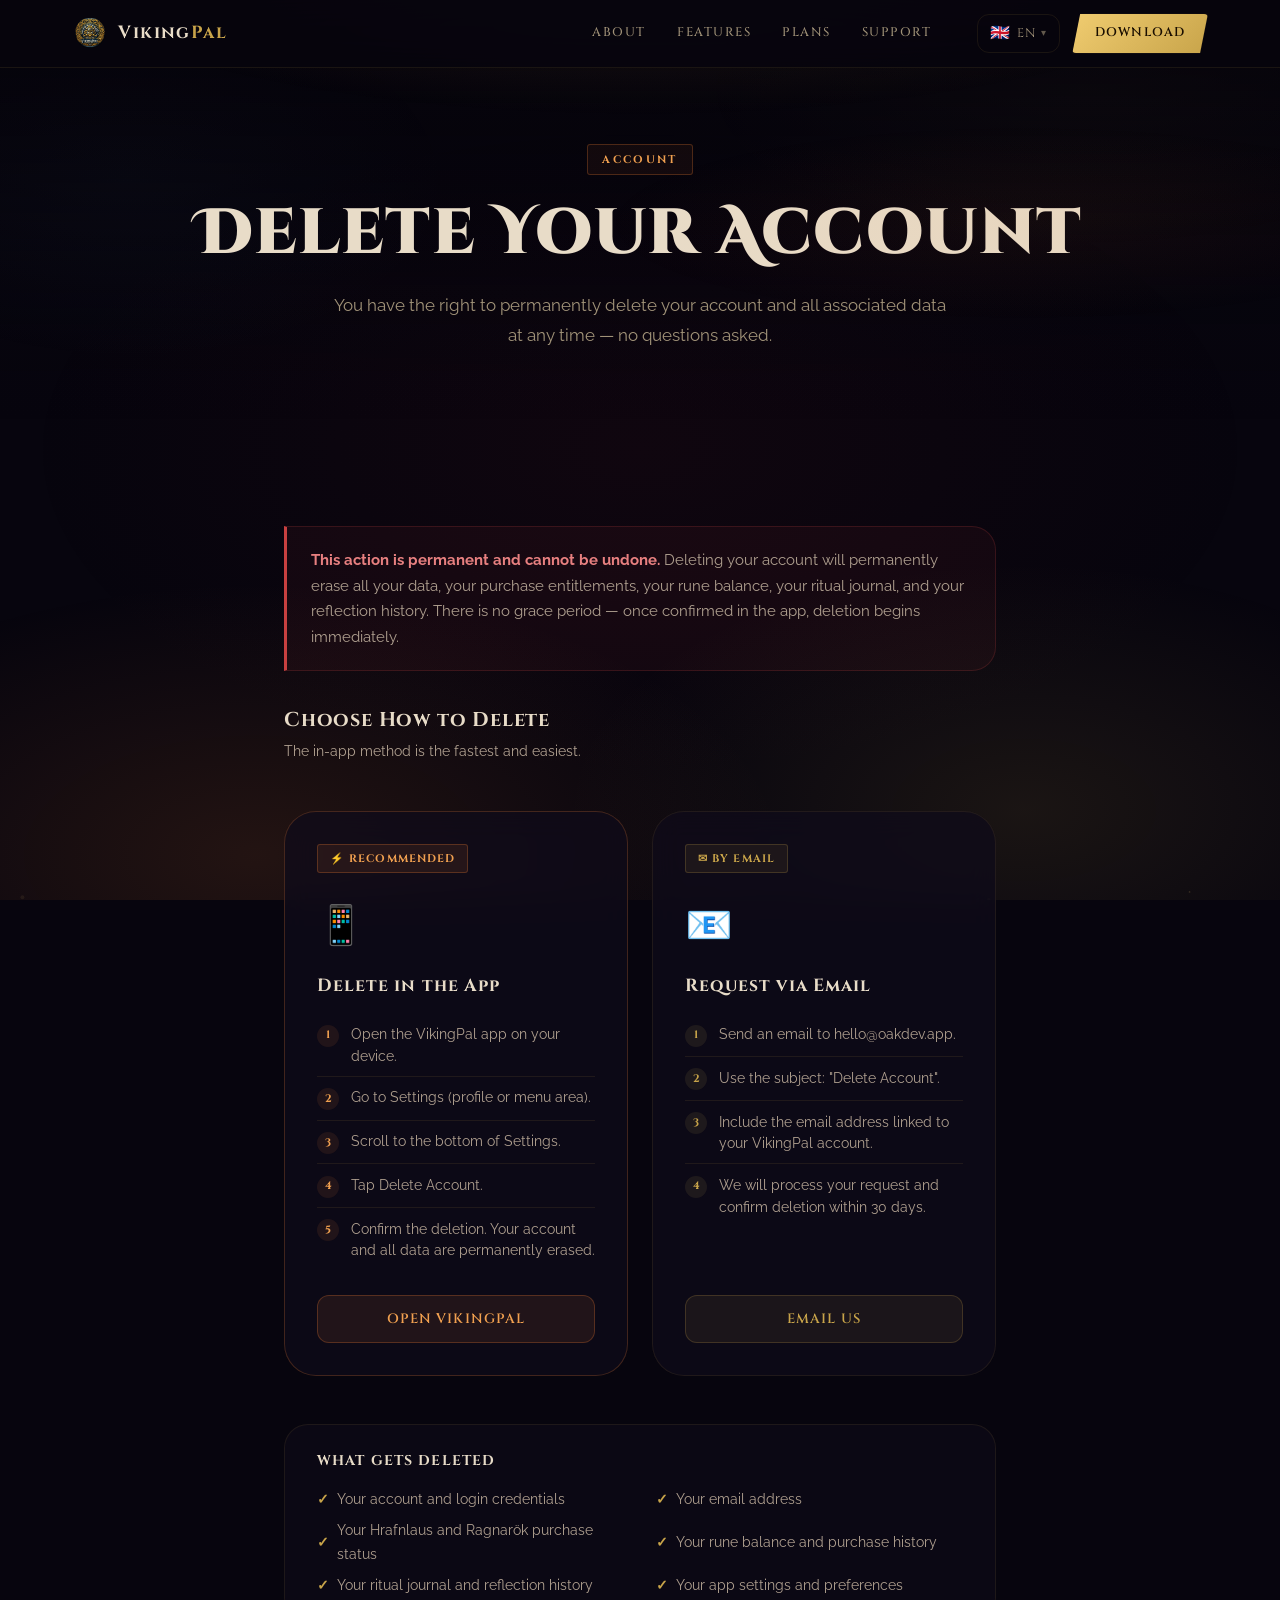
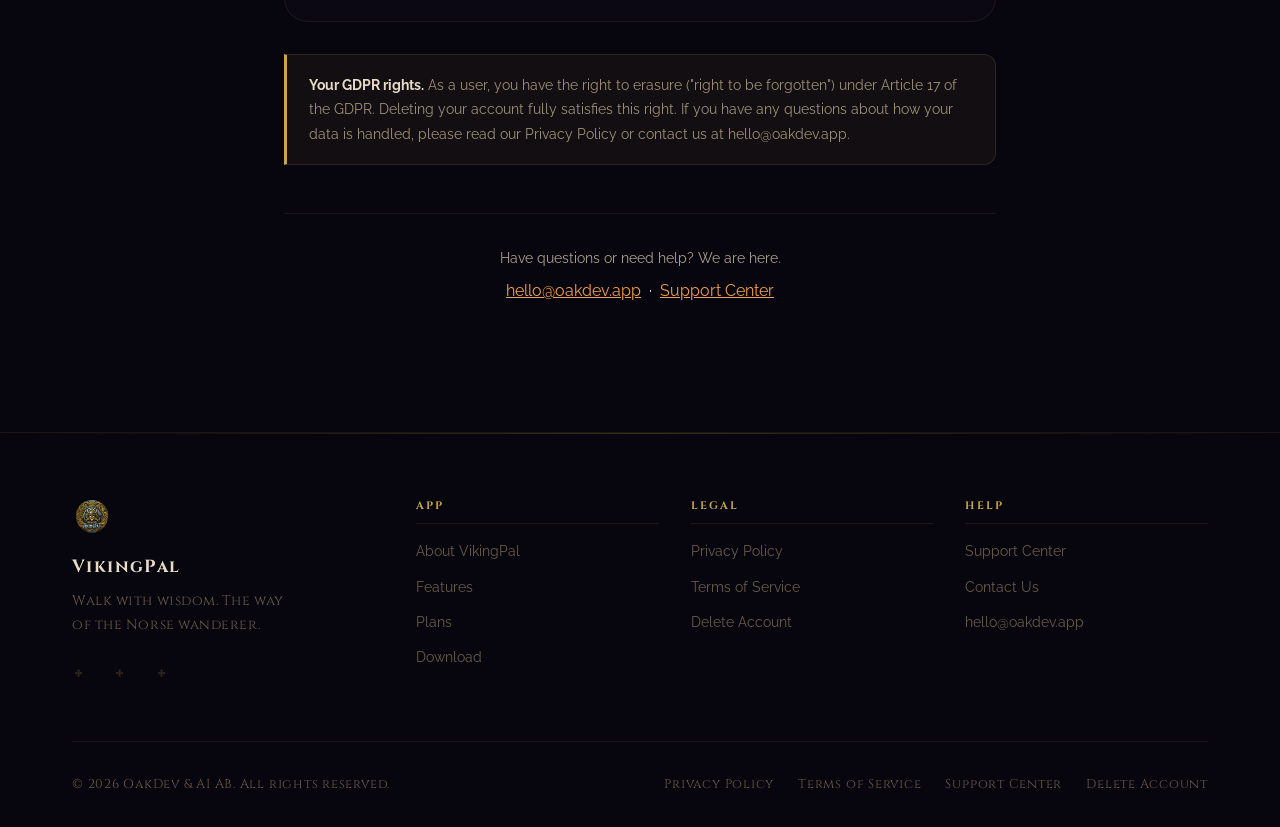
<file: delete-account/index.html>
<!DOCTYPE html>
<html lang="en">
<head>
  <meta charset="UTF-8">
  <meta name="viewport" content="width=device-width, initial-scale=1.0">
  <title>Delete Account — VikingPal</title>
  <meta name="description" content="How to permanently delete your VikingPal account and all associated data. Two easy methods — in-app or by email.">
  <meta name="theme-color" content="#07050e">
  <meta name="robots" content="index, follow">
  <meta name="base-url" content="..">
  <link rel="canonical" href="https://vikingpal.oakdev.app/delete-account">
  <meta property="og:title" content="Delete Account — VikingPal">
  <meta property="og:description" content="Permanently delete your VikingPal account and all your data in seconds — directly from the app or by email.">
  <meta property="og:type" content="website">
  <link rel="icon" type="image/png" href="../assets/mainlogo.png">
  <link rel="preconnect" href="https://fonts.googleapis.com">
  <link rel="preconnect" href="https://fonts.gstatic.com" crossorigin>
  <link href="https://fonts.googleapis.com/css2?family=Cinzel+Decorative:wght@400;700;900&family=Cinzel:wght@400;500;600;700&family=Raleway:wght@300;400;500;600;700&display=swap" rel="stylesheet">
  <link rel="stylesheet" href="../css/styles.css">
  <link rel="stylesheet" href="../css/legal.css">
  <style>
    /* ── Delete Account page ─────────────────────────────── */
    .delete-wrap {
      max-width: 760px;
      margin: 0 auto;
      padding: 3rem 1.5rem 6rem;
    }
    .method-grid {
      display: grid;
      grid-template-columns: 1fr 1fr;
      gap: 1.5rem;
      margin: 3rem 0;
    }
    .method-card {
      background: rgba(15, 11, 26, 0.75);
      border: 1px solid var(--color-border);
      border-radius: var(--radius-xl);
      padding: 2rem;
      backdrop-filter: blur(14px);
      transition: var(--transition);
      display: flex;
      flex-direction: column;
    }
    .method-card:hover { border-color: var(--color-border-mid); }
    .method-card--primary  { border-color: rgba(224,120,48,0.25); }
    .method-card--primary:hover { border-color: rgba(224,120,48,0.50); }

    .method-card__badge {
      display: inline-flex;
      align-items: center;
      gap: 0.4rem;
      padding: 0.28rem 0.75rem;
      border-radius: 3px;
      font-size: 0.68rem;
      font-weight: 700;
      letter-spacing: 0.1em;
      text-transform: uppercase;
      margin-bottom: 1.25rem;
      width: fit-content;
      font-family: var(--font-heading);
    }
    .method-card--primary .method-card__badge {
      background: rgba(224,120,48,0.10);
      border: 1px solid rgba(224,120,48,0.28);
      color: var(--color-ember-bright);
    }
    .method-card--secondary .method-card__badge {
      background: rgba(200,164,74,0.08);
      border: 1px solid rgba(200,164,74,0.22);
      color: var(--color-gold);
    }
    .method-card__icon {
      font-size: 2.4rem;
      margin-bottom: 1rem;
    }
    .method-card__title {
      font-family: var(--font-heading);
      font-size: 1.1rem;
      font-weight: 700;
      color: var(--color-text);
      margin-bottom: 0.75rem;
      letter-spacing: 0.06em;
    }
    .method-card__steps {
      list-style: none;
      padding: 0;
      margin: 0 0 1.5rem;
      flex: 1;
    }
    .method-card__steps li {
      display: flex;
      align-items: flex-start;
      gap: 0.75rem;
      padding: 0.6rem 0;
      border-bottom: 1px solid var(--color-border);
      font-size: 0.9rem;
      color: var(--color-text-muted);
      line-height: 1.5;
    }
    .method-card__steps li:last-child { border-bottom: none; }
    .step-num {
      flex-shrink: 0;
      width: 22px;
      height: 22px;
      background: rgba(224,120,48,0.10);
      border-radius: 50%;
      display: flex;
      align-items: center;
      justify-content: center;
      font-size: 0.68rem;
      font-weight: 700;
      color: var(--color-ember-bright);
      margin-top: 0.1rem;
      font-family: var(--font-heading);
      flex-shrink: 0;
    }
    .method-card--secondary .step-num {
      background: rgba(200,164,74,0.10);
      color: var(--color-gold);
    }
    .method-card__cta {
      display: block;
      text-align: center;
      padding: 0.75rem 1.5rem;
      border-radius: var(--radius);
      font-size: 0.85rem;
      font-weight: 600;
      text-decoration: none;
      transition: var(--transition);
      font-family: var(--font-heading);
      letter-spacing: 0.08em;
      text-transform: uppercase;
    }
    .method-card--primary .method-card__cta {
      background: rgba(224,120,48,0.10);
      border: 1px solid rgba(224,120,48,0.28);
      color: var(--color-ember-bright);
    }
    .method-card--primary .method-card__cta:hover { background: rgba(224,120,48,0.20); }
    .method-card--secondary .method-card__cta {
      background: rgba(200,164,74,0.08);
      border: 1px solid rgba(200,164,74,0.22);
      color: var(--color-gold);
    }
    .method-card--secondary .method-card__cta:hover { background: rgba(200,164,74,0.16); }

    .warning-box {
      background: rgba(200,64,64,0.06);
      border: 1px solid rgba(200,64,64,0.20);
      border-left: 3px solid var(--color-red-bright);
      border-radius: 0 var(--radius-lg) var(--radius-lg) 0;
      padding: 1.25rem 1.5rem;
      margin: 2rem 0;
      font-size: 0.92rem;
      color: var(--color-text-muted);
      line-height: 1.75;
    }
    .warning-box strong { color: var(--color-red-light); }

    .data-list {
      background: rgba(15, 11, 26, 0.55);
      border: 1px solid var(--color-border);
      border-radius: var(--radius-lg);
      padding: 1.5rem 2rem;
      margin: 2rem 0;
    }
    .data-list h3 {
      font-family: var(--font-heading);
      font-size: 0.88rem;
      color: var(--color-text);
      margin-bottom: 1rem;
      letter-spacing: 0.08em;
      text-transform: uppercase;
    }
    .data-list ul {
      list-style: none;
      padding: 0;
      margin: 0;
      display: grid;
      grid-template-columns: 1fr 1fr;
      gap: 0.5rem 2rem;
    }
    .data-list ul li {
      font-size: 0.88rem;
      color: var(--color-text-muted);
      display: flex;
      align-items: center;
      gap: 0.5rem;
    }
    .data-list ul li::before {
      content: '✓';
      color: var(--color-gold);
      font-weight: 700;
      flex-shrink: 0;
    }
    .contact-alt {
      margin-top: 3rem;
      text-align: center;
      padding: 2rem;
      border-top: 1px solid var(--color-border);
    }
    .contact-alt p {
      font-size: 0.9rem;
      color: var(--color-text-muted);
      margin-bottom: 0.5rem;
    }
    .contact-alt a { color: var(--color-ember-bright); text-decoration: underline; }
    .methods-heading {
      font-family: var(--font-heading);
      font-size: 1.25rem;
      font-weight: 700;
      color: var(--color-text);
      margin-bottom: 0.25rem;
      letter-spacing: 0.04em;
    }
    .methods-sub {
      font-size: 0.88rem;
      color: var(--color-text-muted);
      margin-bottom: 0;
    }
    @media (max-width: 680px) {
      .method-grid { grid-template-columns: 1fr; }
      .data-list ul { grid-template-columns: 1fr; }
    }
  </style>
</head>
<body>

  <canvas class="ember-canvas" id="emberCanvas" aria-hidden="true"></canvas>

  <!-- NAVIGATION -->
  <nav class="nav nav--scrolled" id="nav" role="navigation" aria-label="Main">
    <div class="nav__container">
      <a href="/" class="nav__logo" aria-label="VikingPal — Home">
        <img src="../assets/mainlogo-transparant.png" alt="VikingPal" class="nav__logo-img">
        <span class="nav__logo-name">Viking<span>Pal</span></span>
      </a>
      <div class="nav__links" id="navLinks">
        <a href="/#about"    class="nav__link" data-i18n="nav.about">About</a>
        <a href="/#features" class="nav__link" data-i18n="nav.features">Features</a>
        <a href="/#plans"    class="nav__link" data-i18n="nav.plans">Plans</a>
        <a href="/support"   class="nav__link" data-i18n="nav.support">Support</a>
      </div>
      <div class="nav__right">
        <div class="nav__lang" id="langSwitcher">
          <button class="nav__lang-btn" id="langBtn" aria-haspopup="true" aria-expanded="false">
            <span class="lang-flag" id="langFlag">🇬🇧</span>
            <span class="lang-code" id="langCode">EN</span>
            <span class="lang-chevron" aria-hidden="true">▾</span>
          </button>
          <div class="nav__lang-dropdown" id="langDropdown" role="listbox" aria-label="Select language">
            <button class="nav__lang-option active" data-lang="en" role="option" aria-selected="true">
              <span class="opt-flag">🇬🇧</span><span class="opt-name">English</span>
            </button>
          </div>
        </div>
        <a href="/#download" class="btn btn--gold nav__cta" data-i18n="nav.download">Download</a>
        <button class="nav__hamburger" id="hamburger" aria-label="Open menu" aria-expanded="false">
          <span></span><span></span><span></span>
        </button>
      </div>
    </div>
  </nav>

  <!-- PAGE HERO -->
  <header class="page-hero" role="banner">
    <div class="page-hero__inner">
      <div class="page-hero__badge" data-i18n="delete.badge">Account</div>
      <h1 class="page-hero__title" data-i18n="delete.title">Delete Your Account</h1>
      <p class="page-hero__subtitle" data-i18n="delete.subtitle">
        You have the right to permanently delete your account and all associated data at any time — no questions asked.
      </p>
    </div>
  </header>

  <!-- CONTENT -->
  <div class="container">
    <div class="delete-wrap">

      <!-- Warning -->
      <div class="warning-box">
        <strong data-i18n="delete.warning_title">This action is permanent and cannot be undone.</strong>
        <span data-i18n="delete.warning_body"> Deleting your account will permanently erase all your data, your purchase entitlements, your rune balance, your ritual journal, and your reflection history. There is no grace period — once confirmed in the app, deletion begins immediately.</span>
      </div>

      <!-- Method heading -->
      <h2 class="methods-heading" data-i18n="delete.methods_title">Choose How to Delete</h2>
      <p class="methods-sub" data-i18n="delete.methods_sub">The in-app method is the fastest and easiest.</p>

      <div class="method-grid">

        <!-- In-app -->
        <div class="method-card method-card--primary">
          <div class="method-card__badge" data-i18n="delete.method1_badge">⚡ Recommended</div>
          <div class="method-card__icon" aria-hidden="true">📱</div>
          <div class="method-card__title" data-i18n="delete.method1_title">Delete in the App</div>
          <ol class="method-card__steps">
            <li><span class="step-num">1</span><span data-i18n="delete.step1">Open the VikingPal app on your device.</span></li>
            <li><span class="step-num">2</span><span data-i18n="delete.step2">Go to <strong>Settings</strong> (profile or menu area).</span></li>
            <li><span class="step-num">3</span><span data-i18n="delete.step3">Scroll to the bottom of Settings.</span></li>
            <li><span class="step-num">4</span><span data-i18n="delete.step4">Tap <strong>Delete Account</strong>.</span></li>
            <li><span class="step-num">5</span><span data-i18n="delete.step5">Confirm the deletion. Your account and all data are permanently erased.</span></li>
          </ol>
          <a href="/#download" class="method-card__cta" data-i18n="delete.method1_cta">Open VikingPal</a>
        </div>

        <!-- Email -->
        <div class="method-card method-card--secondary">
          <div class="method-card__badge" data-i18n="delete.method2_badge">✉ By Email</div>
          <div class="method-card__icon" aria-hidden="true">📧</div>
          <div class="method-card__title" data-i18n="delete.method2_title">Request via Email</div>
          <ol class="method-card__steps">
            <li><span class="step-num">1</span><span data-i18n="delete.estep1">Send an email to <strong>hello@oakdev.app</strong>.</span></li>
            <li><span class="step-num">2</span><span data-i18n="delete.estep2">Use the subject: <strong>"Delete Account"</strong>.</span></li>
            <li><span class="step-num">3</span><span data-i18n="delete.estep3">Include the email address linked to your VikingPal account.</span></li>
            <li><span class="step-num">4</span><span data-i18n="delete.estep4">We will process your request and confirm deletion within <strong>30 days</strong>.</span></li>
          </ol>
          <a href="mailto:hello@oakdev.app?subject=Delete%20Account" class="method-card__cta" data-i18n="delete.method2_cta">Email Us</a>
        </div>

      </div>

      <!-- What gets deleted -->
      <div class="data-list">
        <h3 data-i18n="delete.data_title">What Gets Deleted</h3>
        <ul>
          <li data-i18n="delete.data1">Your account and login credentials</li>
          <li data-i18n="delete.data2">Your email address</li>
          <li data-i18n="delete.data3">Your Hrafnlaus and Ragnarök purchase status</li>
          <li data-i18n="delete.data4">Your rune balance and purchase history</li>
          <li data-i18n="delete.data5">Your reflection history and notes</li>
          <li data-i18n="delete.data6">Your app settings and preferences</li>
        </ul>
      </div>

      <!-- GDPR note -->
      <div class="legal-highlight legal-highlight--gold">
        <strong data-i18n="delete.gdpr_title">Your GDPR rights.</strong>
        <span data-i18n="delete.gdpr_body"> As a user, you have the right to erasure ("right to be forgotten") under Article 17 of the GDPR. Deleting your account fully satisfies this right. If you have any questions about how your data is handled, please read our <a href="/privacy" style="color: inherit; text-decoration: underline;">Privacy Policy</a> or contact us at <a href="mailto:hello@oakdev.app" style="color: inherit; text-decoration: underline;">hello@oakdev.app</a>.</span>
      </div>

      <!-- Contact alt -->
      <div class="contact-alt">
        <p data-i18n="delete.questions">Have questions or need help? We are here.</p>
        <a href="mailto:hello@oakdev.app">hello@oakdev.app</a>
        &nbsp;·&nbsp;
        <a href="/support" data-i18n="delete.support_link">Support Center</a>
      </div>

    </div>
  </div>

  <!-- FOOTER -->
  <footer class="footer" role="contentinfo">
    <div class="container">
      <div class="footer__top">
        <div class="footer__brand">
          <img src="../assets/mainlogo-transparant.png" alt="VikingPal" class="footer__logo">
          <div class="footer__brand-name">VikingPal</div>
          <p class="footer__tagline" data-i18n="footer.tagline">Walk with wisdom. The way of the Norse wanderer.</p>
          <span class="footer__rune" aria-hidden="true">᛭ ᛭ ᛭</span>
        </div>
        <nav class="footer__links" aria-label="Footer navigation">
          <div class="footer__col">
            <span class="footer__col-title" data-i18n="footer.col1">App</span>
            <a href="/#about"    data-i18n="footer.about">About VikingPal</a>
            <a href="/#features" data-i18n="footer.features">Features</a>
            <a href="/#plans"    data-i18n="footer.plans">Plans</a>
            <a href="/#download" data-i18n="footer.dl">Download</a>
          </div>
          <div class="footer__col">
            <span class="footer__col-title" data-i18n="footer.col2">Legal</span>
            <a href="/privacy"        data-i18n="footer.privacy">Privacy Policy</a>
            <a href="/terms"          data-i18n="footer.terms">Terms of Service</a>
            <a href="/delete-account" data-i18n="footer.delete">Delete Account</a>
          </div>
          <div class="footer__col">
            <span class="footer__col-title" data-i18n="footer.col3">Help</span>
            <a href="/support"         data-i18n="footer.support_center">Support Center</a>
            <a href="/support#contact" data-i18n="footer.contact">Contact Us</a>
            <a href="mailto:hello@oakdev.app" class="footer__email">hello@oakdev.app</a>
          </div>
        </nav>
      </div>
      <div class="footer__bottom">
        <p>© <span id="copyrightYear">2026</span> OakDev &amp; AI AB. All rights reserved.</p>
        <div class="footer__bottom-links">
          <a href="/privacy"        data-i18n="footer.privacy">Privacy</a>
          <a href="/terms"          data-i18n="footer.terms">Terms</a>
          <a href="/support"        data-i18n="footer.support_center">Support</a>
          <a href="/delete-account" data-i18n="footer.delete">Delete Account</a>
        </div>
      </div>
    </div>
  </footer>

  <script>document.getElementById('copyrightYear').textContent = new Date().getFullYear();</script>
  <script src="../js/i18n.js"></script>
</body>
</html>
</file>
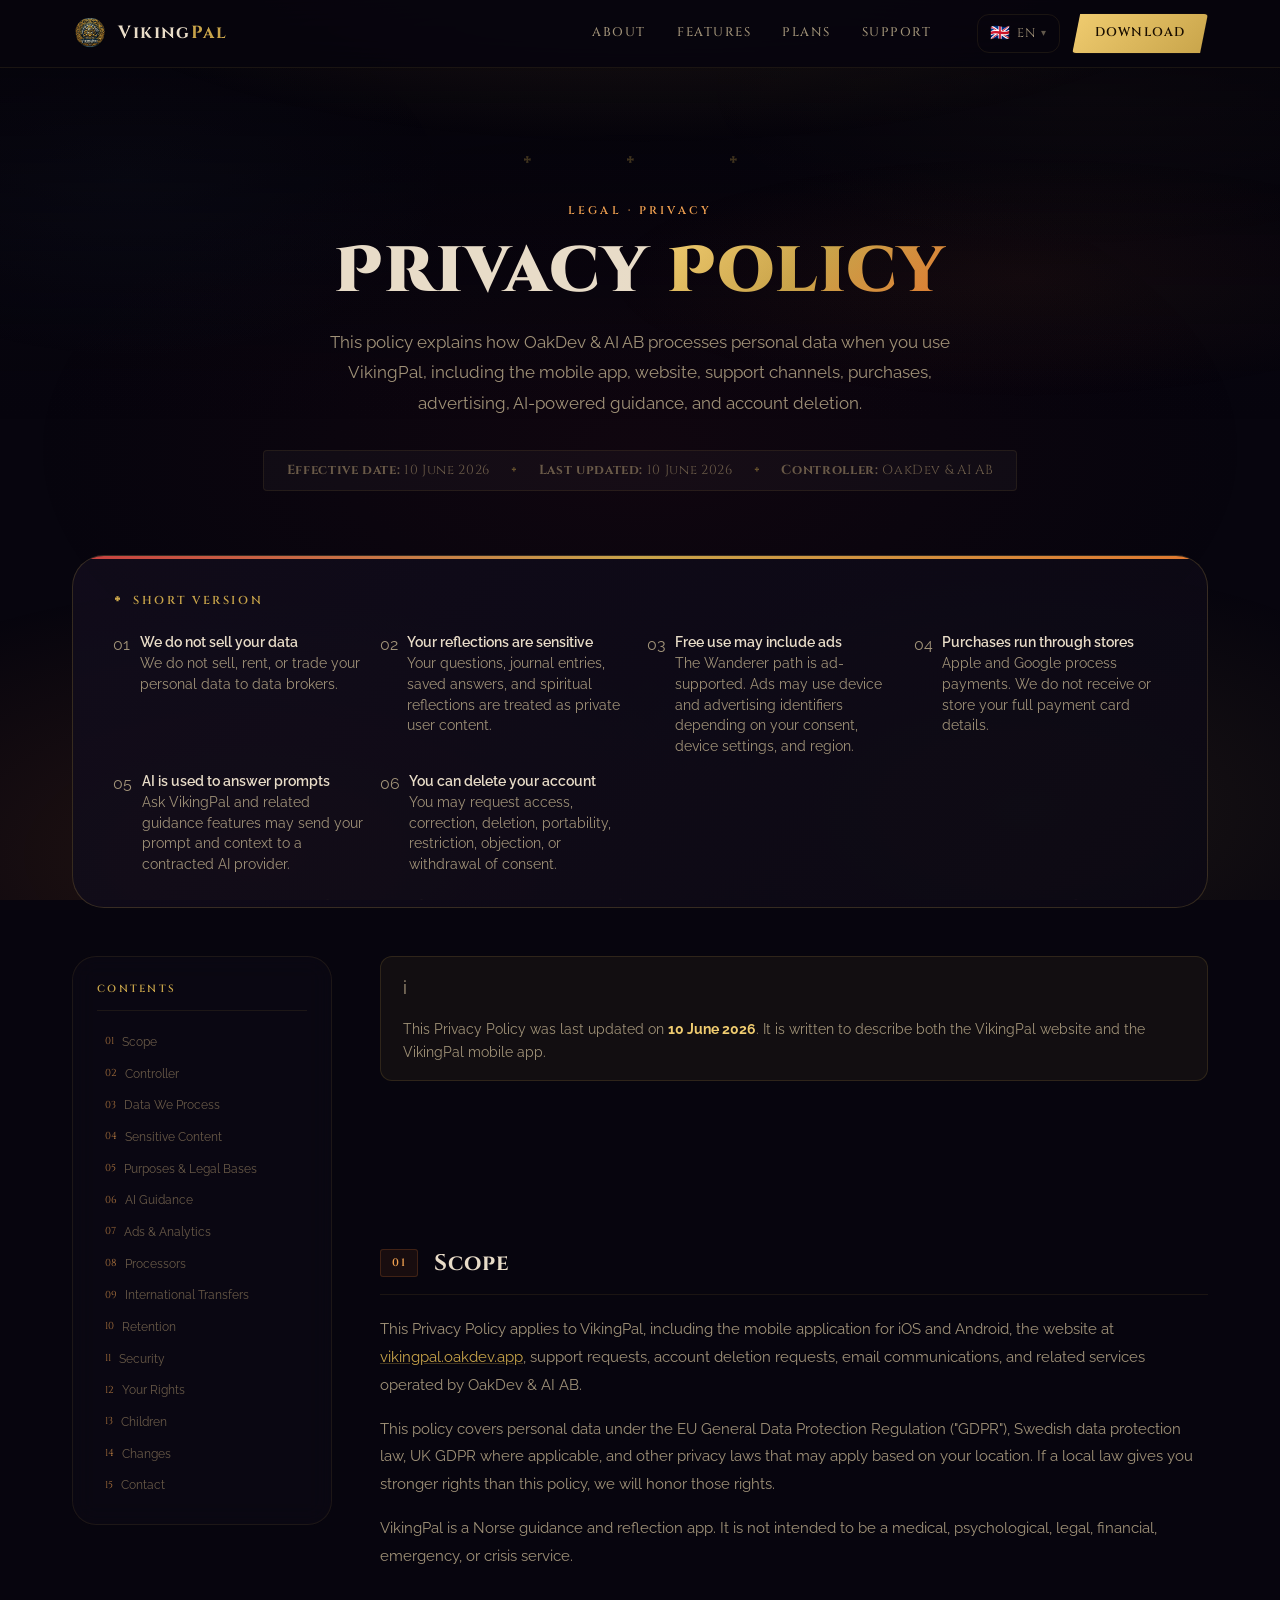
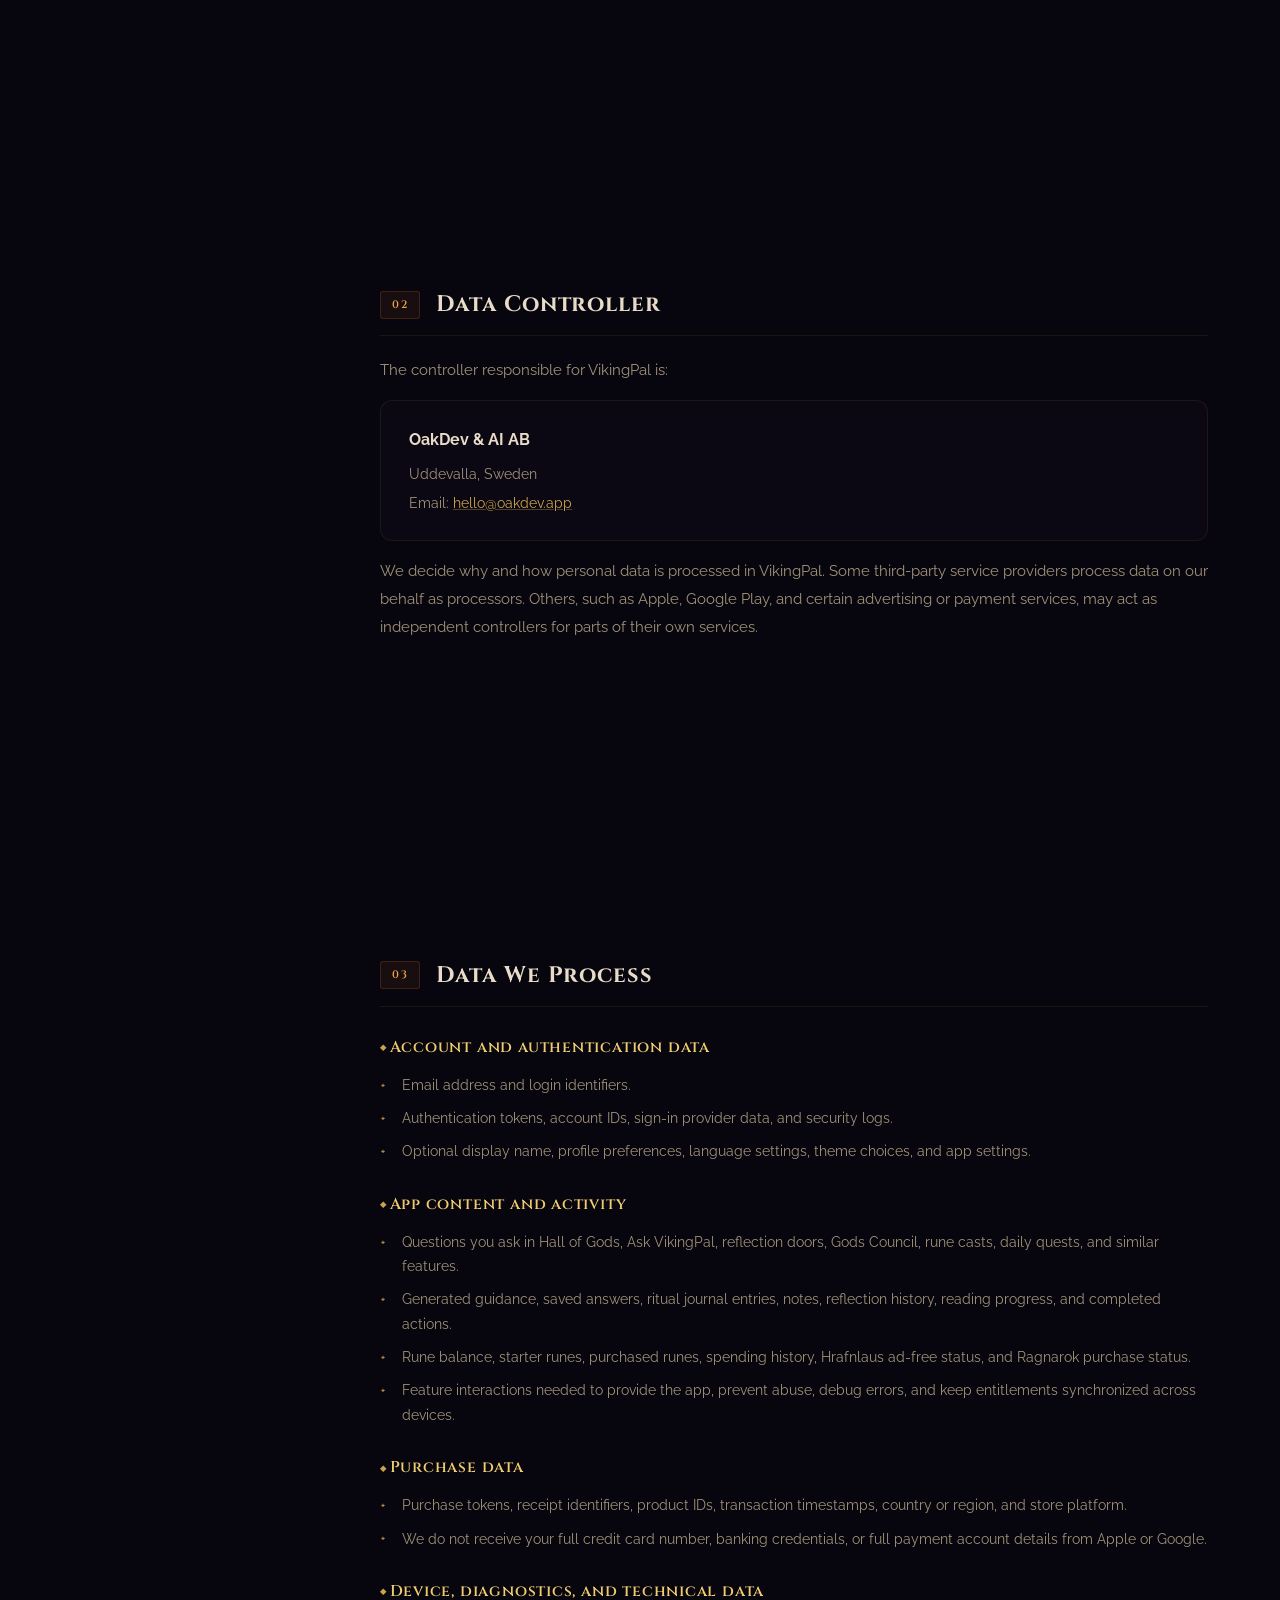
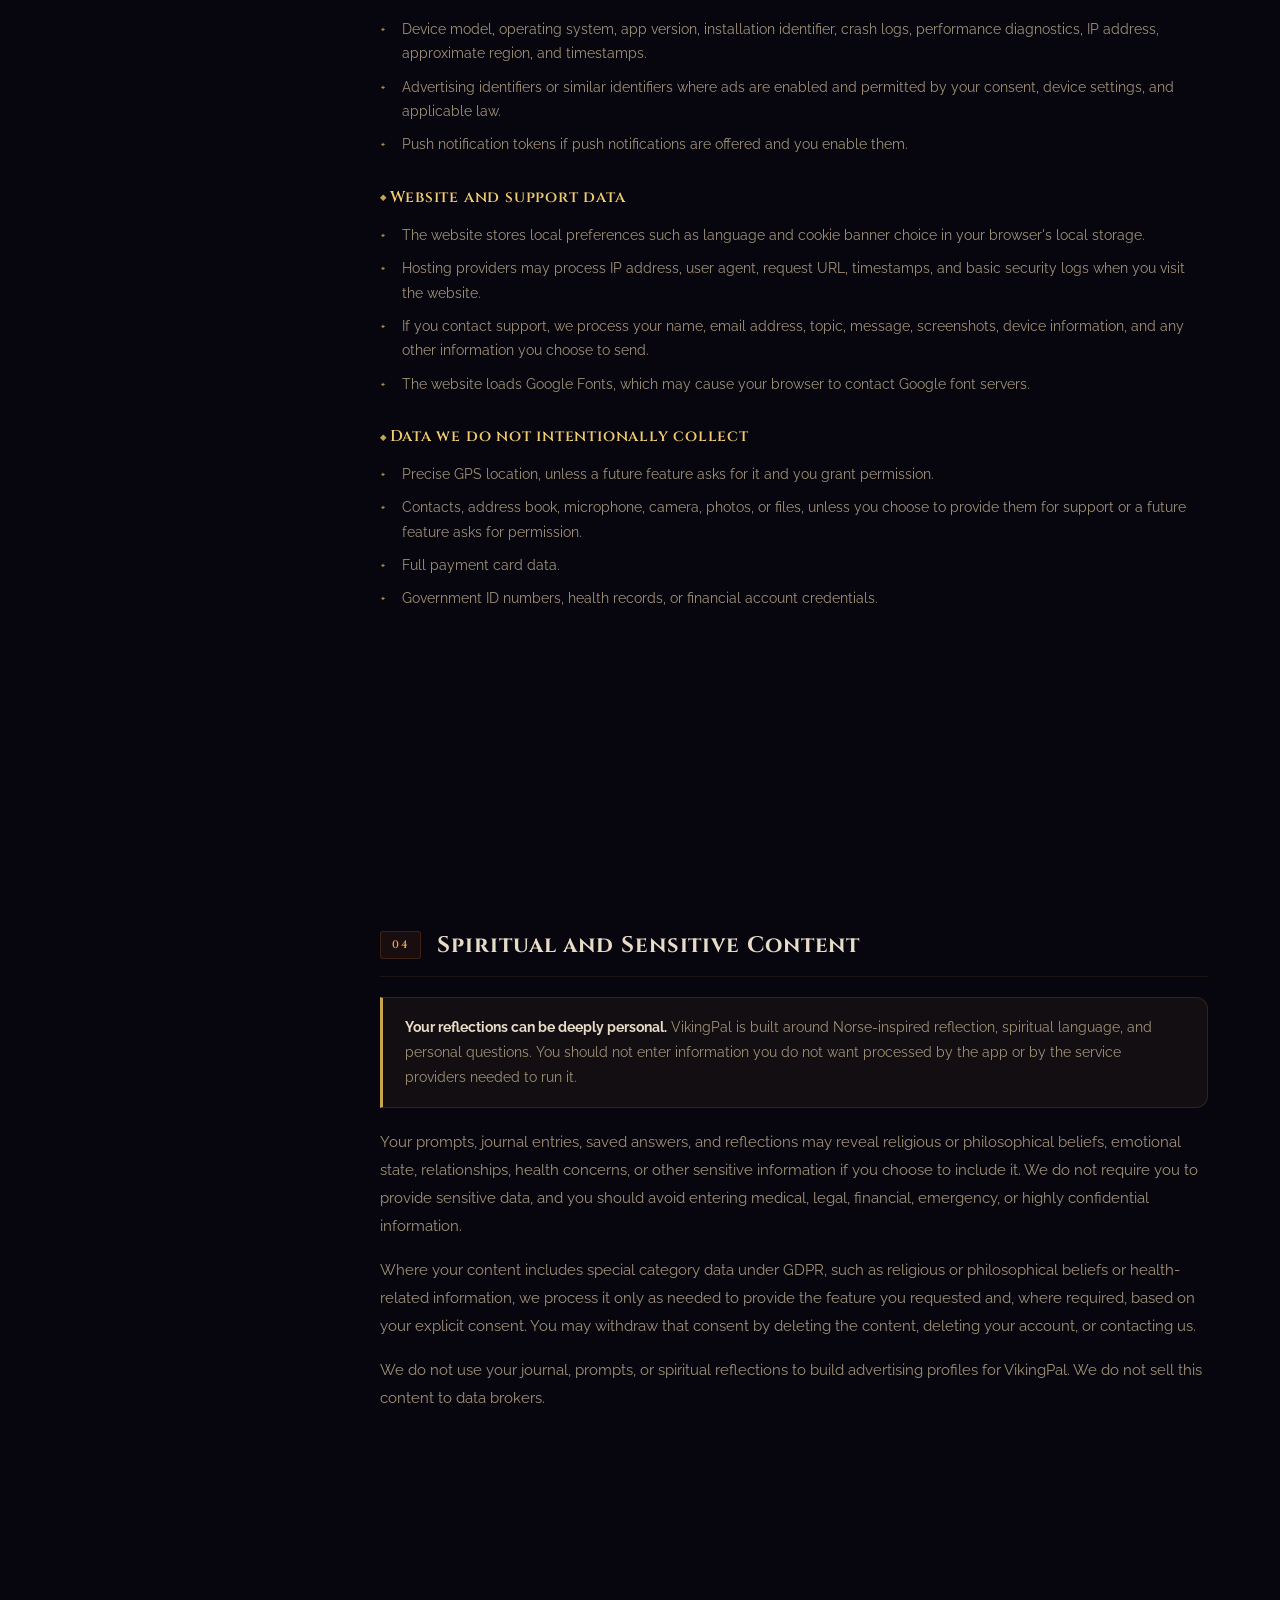
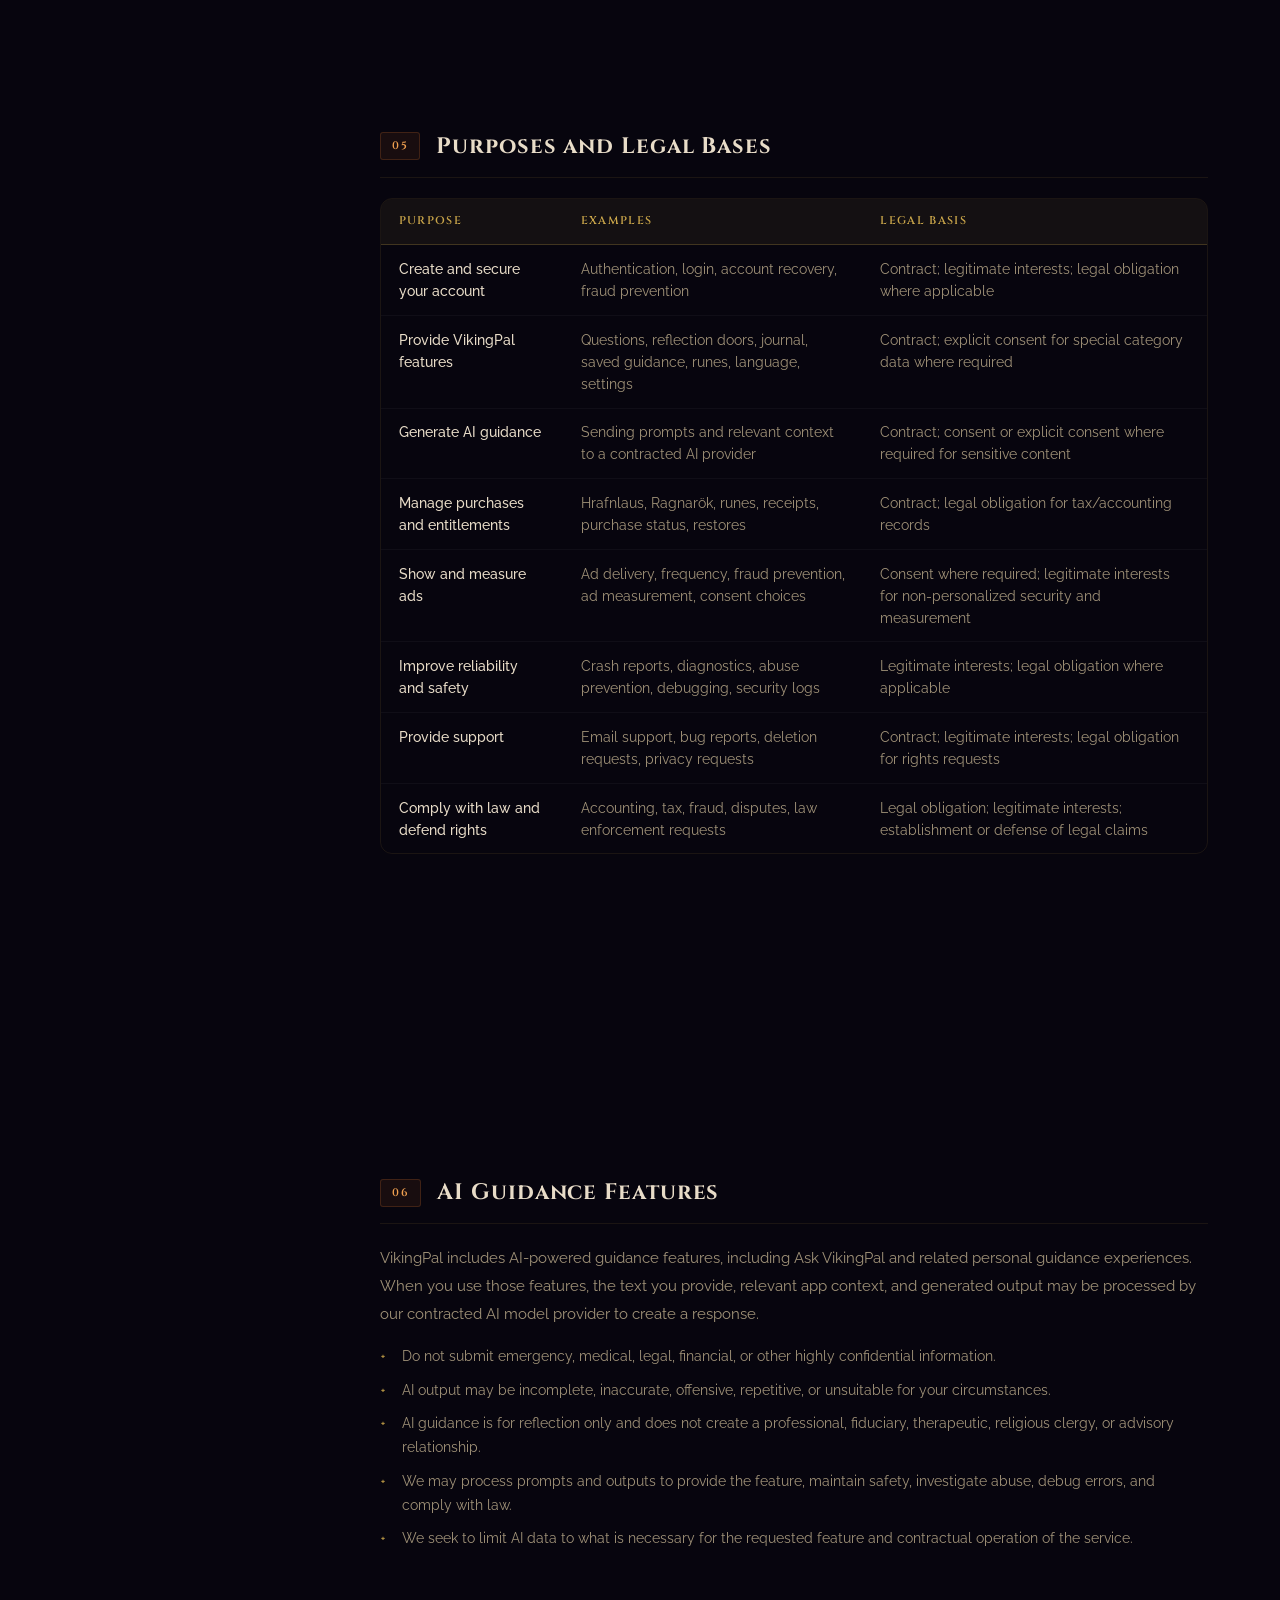
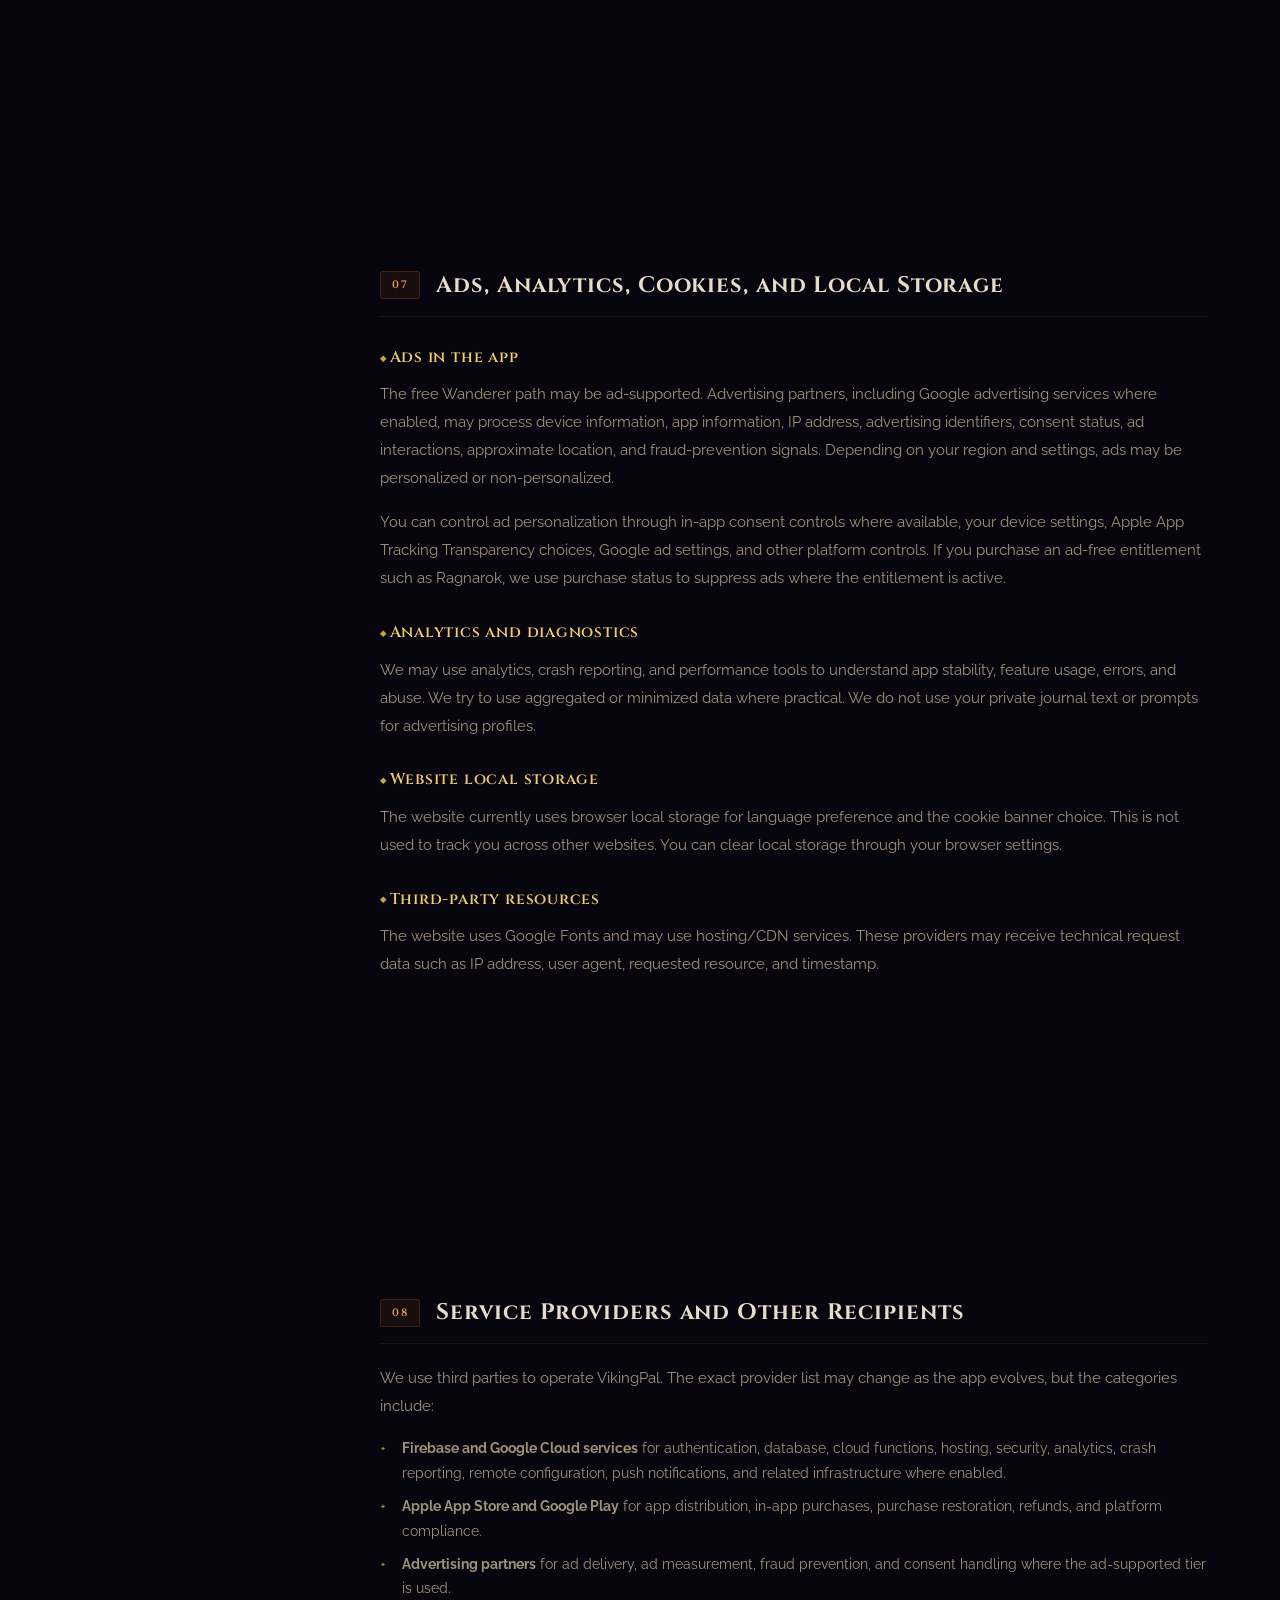
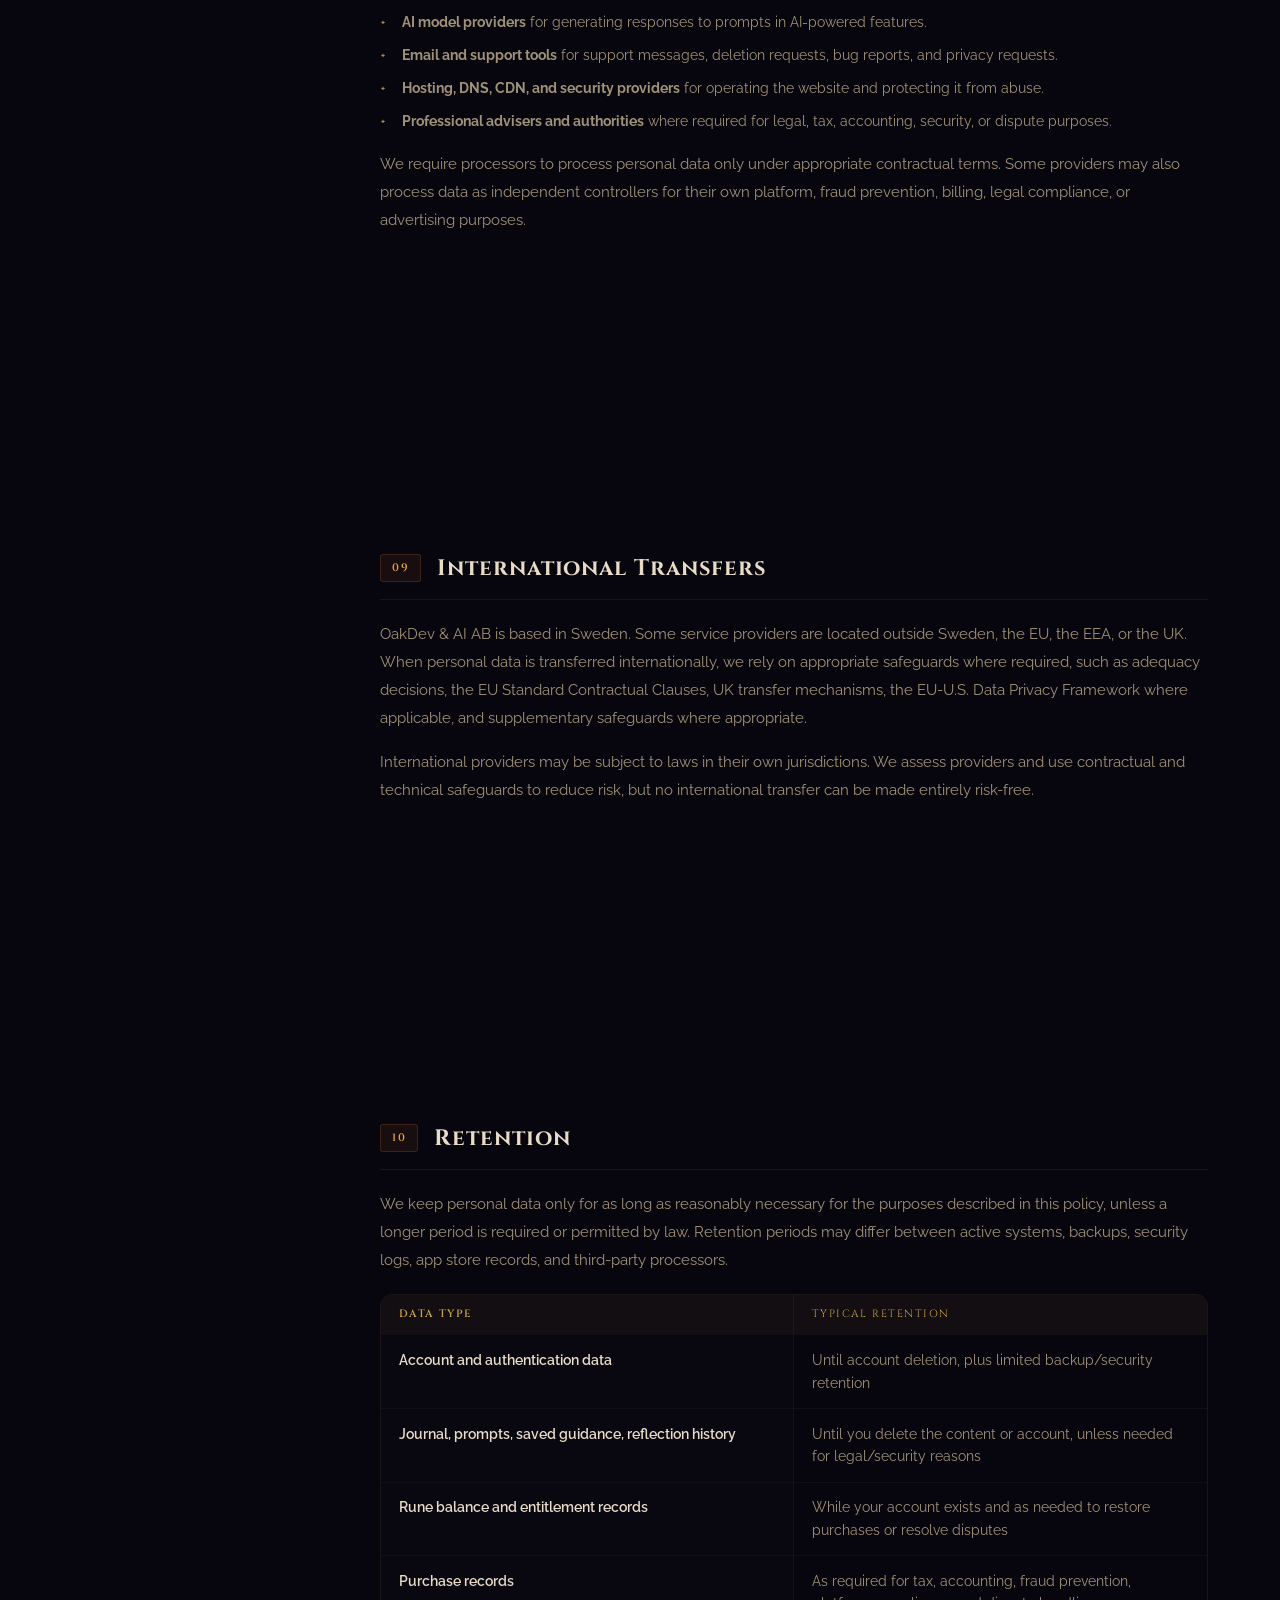
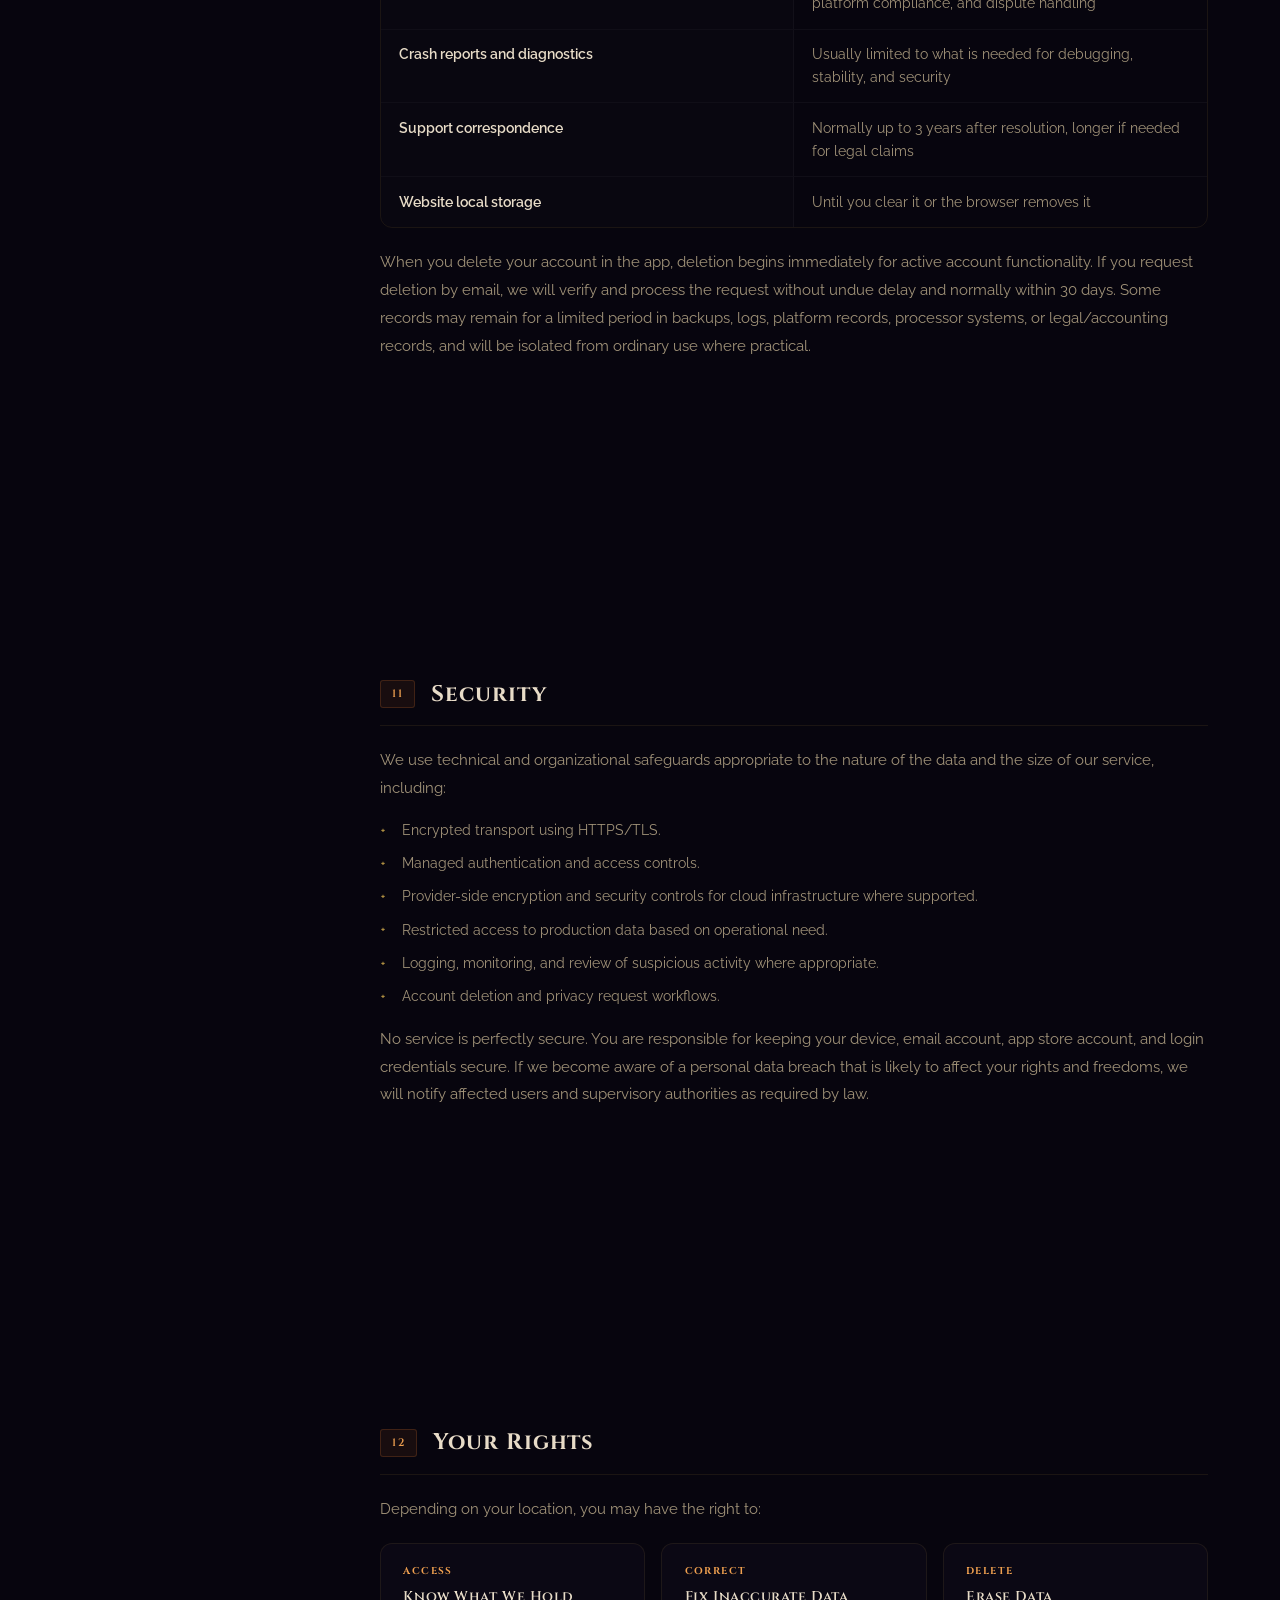
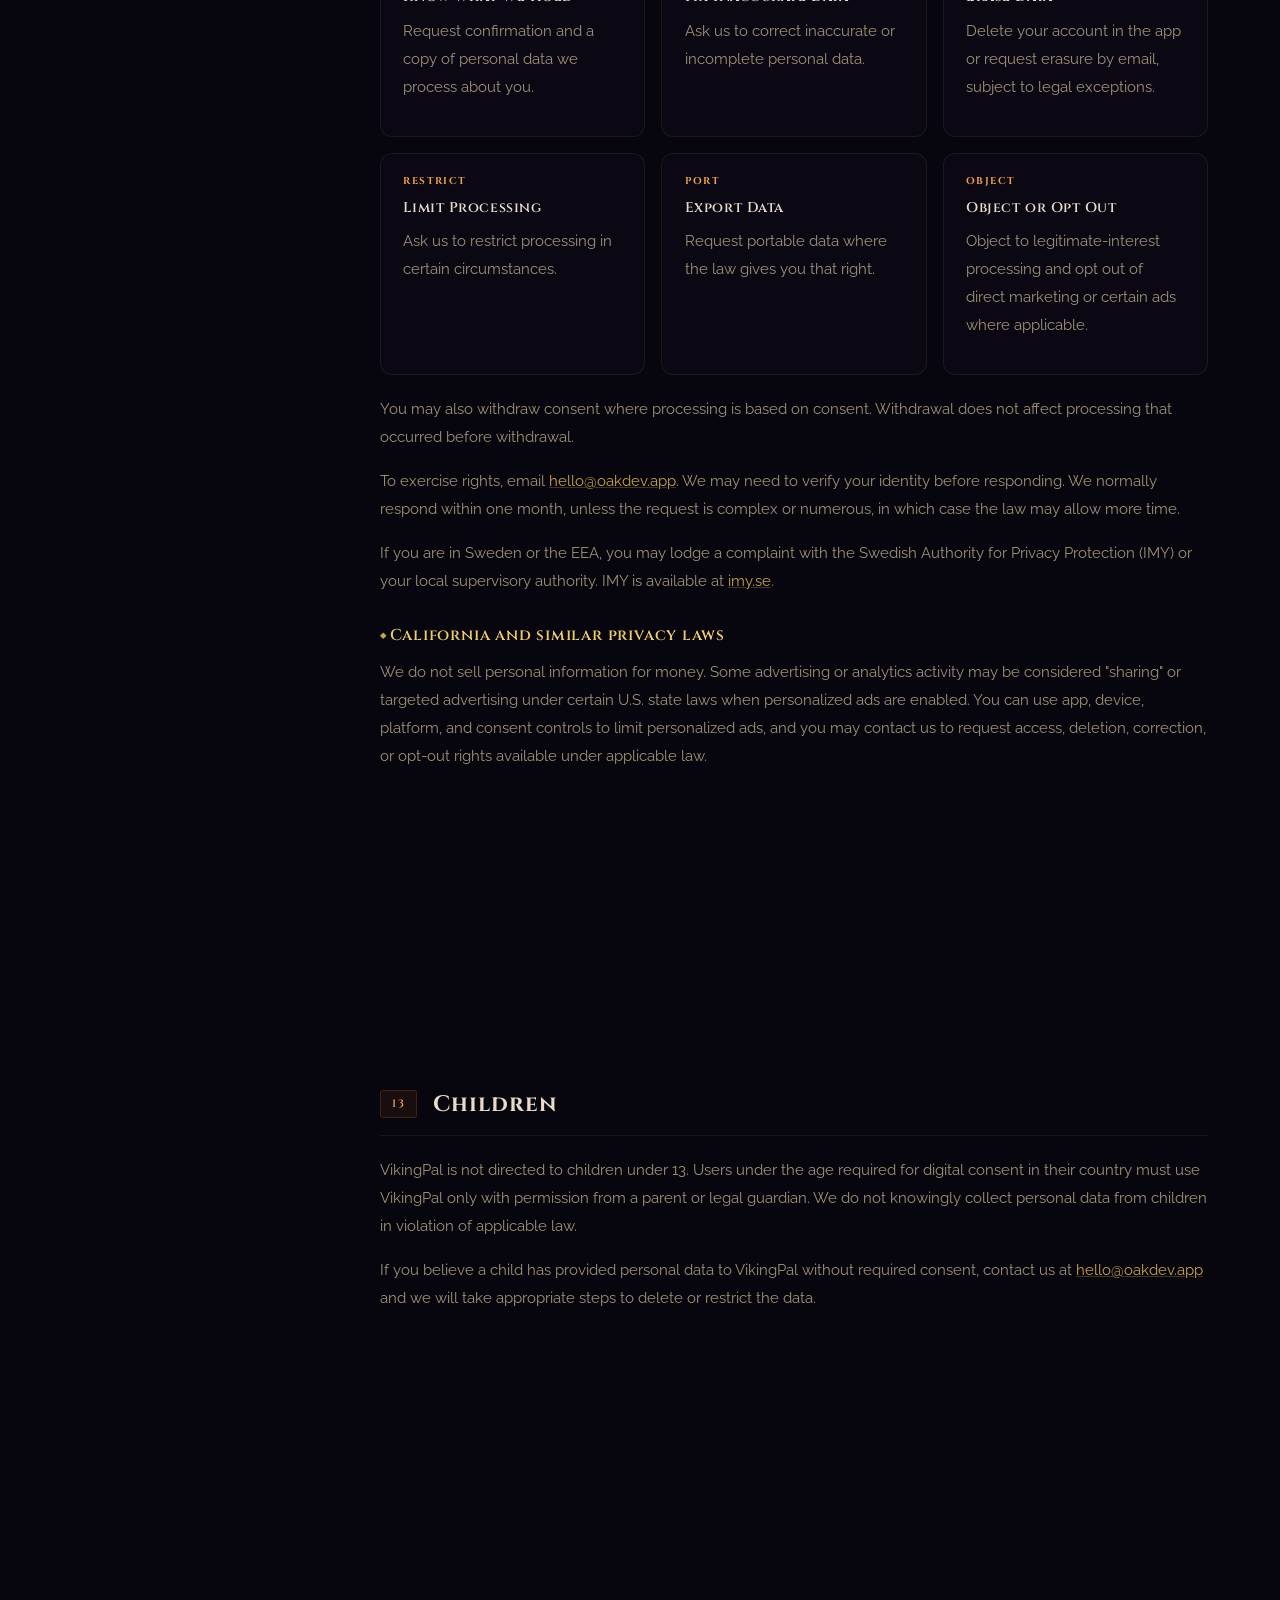
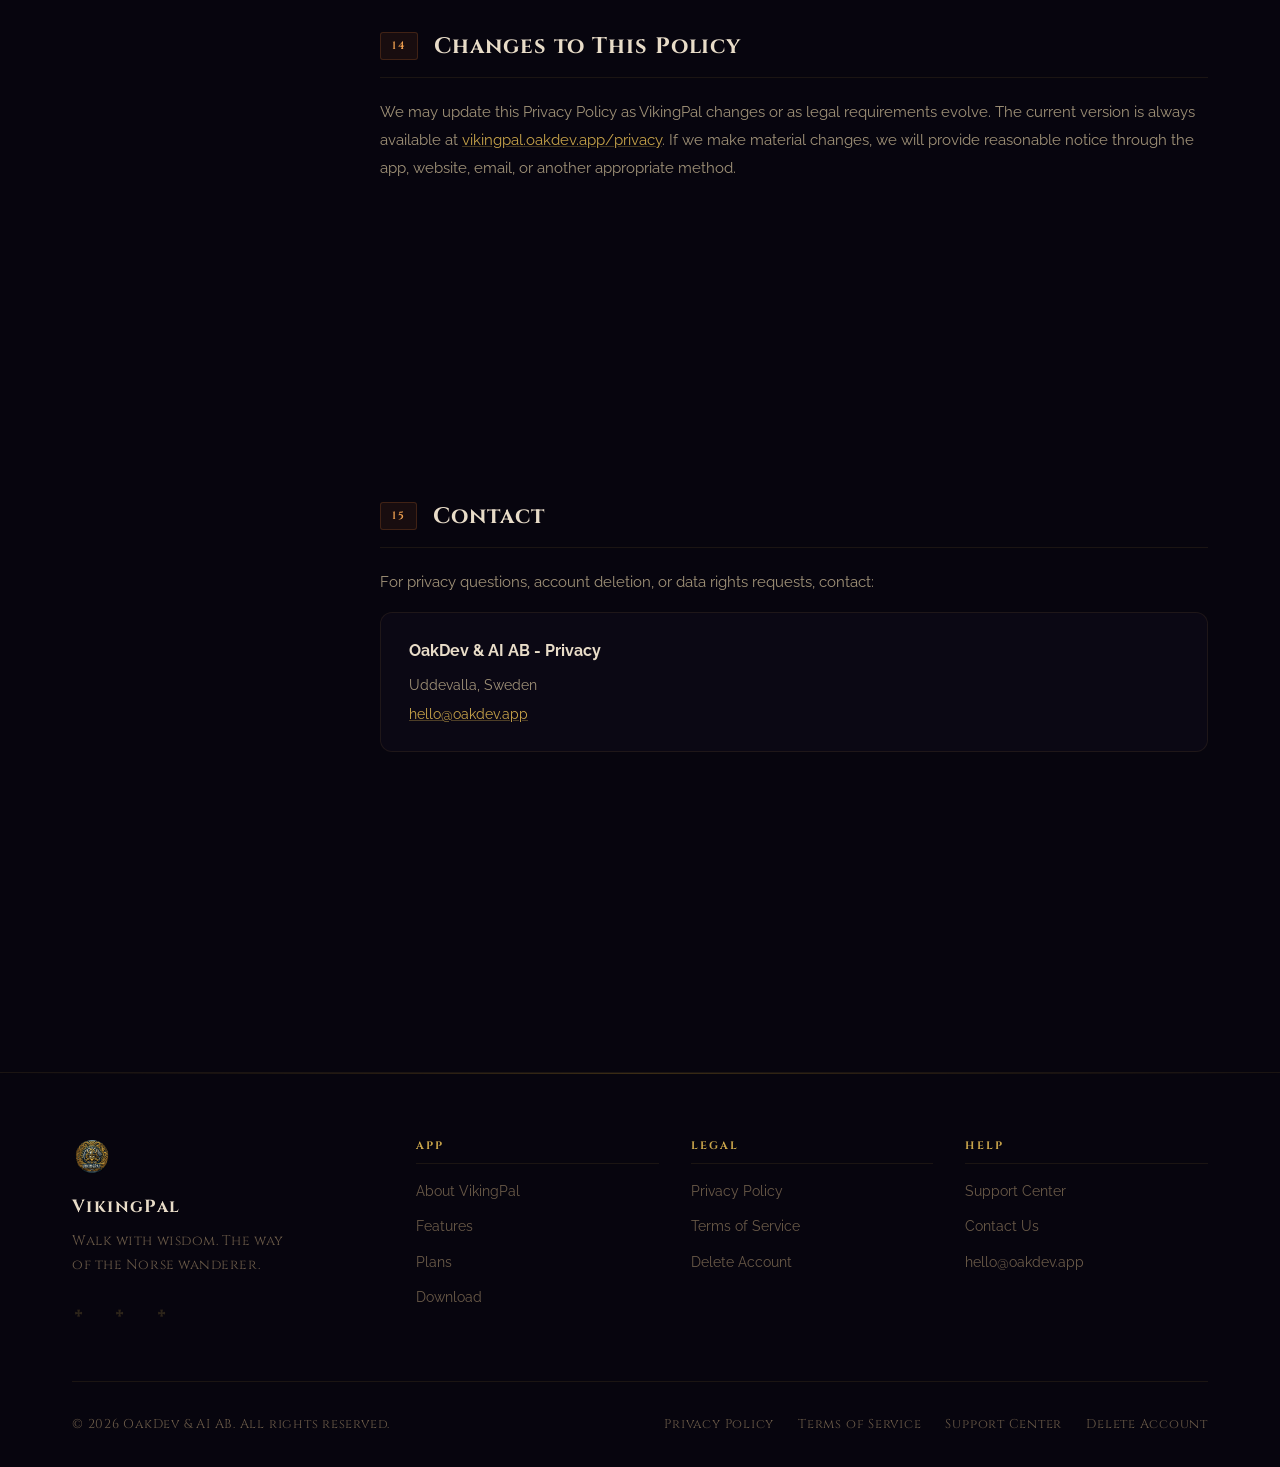
<file: privacy/index.html>
<!DOCTYPE html>
<html lang="en">
<head>
  <meta charset="UTF-8">
  <meta name="viewport" content="width=device-width, initial-scale=1.0">
  <title>Privacy Policy - VikingPal</title>
  <meta name="description" content="Privacy Policy for VikingPal by OakDev &amp; AI AB. Learn what data the app and website process, why, how long it is kept, and how to exercise your rights.">
  <meta name="theme-color" content="#07050e">
  <meta name="robots" content="index, follow">
  <meta name="base-url" content="..">
  <link rel="canonical" href="https://vikingpal.oakdev.app/privacy">
  <meta property="og:title" content="Privacy Policy - VikingPal">
  <meta property="og:description" content="How OakDev &amp; AI AB handles personal data in VikingPal, including accounts, reflections, AI guidance, purchases, ads, support, and deletion.">
  <meta property="og:type" content="website">
  <link rel="icon" type="image/png" href="../assets/mainlogo.png">
  <link rel="preconnect" href="https://fonts.googleapis.com">
  <link rel="preconnect" href="https://fonts.gstatic.com" crossorigin>
  <link href="https://fonts.googleapis.com/css2?family=Cinzel+Decorative:wght@400;700;900&family=Cinzel:wght@400;500;600;700&family=Raleway:wght@300;400;500;600;700&display=swap" rel="stylesheet">
  <link rel="stylesheet" href="../css/styles.css">
  <link rel="stylesheet" href="../css/legal.css">
</head>
<body>

  <canvas class="ember-canvas" id="emberCanvas" aria-hidden="true"></canvas>

  <nav class="nav nav--scrolled" id="nav" role="navigation" aria-label="Main">
    <div class="nav__container">
      <a href="/" class="nav__logo" aria-label="VikingPal - Home">
        <img src="../assets/mainlogo-transparant.png" alt="VikingPal" class="nav__logo-img">
        <span class="nav__logo-name">Viking<span>Pal</span></span>
      </a>
      <div class="nav__links" id="navLinks">
        <a href="/#about"    class="nav__link" data-i18n="nav.about">About</a>
        <a href="/#features" class="nav__link" data-i18n="nav.features">Features</a>
        <a href="/#plans"    class="nav__link" data-i18n="nav.plans">Plans</a>
        <a href="/support"   class="nav__link" data-i18n="nav.support">Support</a>
      </div>
      <div class="nav__right">
        <div class="nav__lang" id="langSwitcher">
          <button class="nav__lang-btn" id="langBtn" aria-haspopup="true" aria-expanded="false">
            <span class="lang-flag" id="langFlag">&#127468;&#127463;</span>
            <span class="lang-code" id="langCode">EN</span>
            <span class="lang-chevron" aria-hidden="true">&#9662;</span>
          </button>
          <div class="nav__lang-dropdown" id="langDropdown" role="listbox" aria-label="Select language">
            <button class="nav__lang-option active" data-lang="en" role="option" aria-selected="true">
              <span class="opt-flag">&#127468;&#127463;</span><span class="opt-name">English</span>
            </button>
          </div>
        </div>
        <a href="/#download" class="btn btn--gold nav__cta" data-i18n="nav.download">Download</a>
        <button class="nav__hamburger" id="hamburger" aria-label="Open menu" aria-expanded="false">
          <span></span><span></span><span></span>
        </button>
      </div>
    </div>
  </nav>

  <header class="page-hero" aria-label="Privacy Policy">
    <div class="container">
      <span class="page-hero__ornament" aria-hidden="true">&#5869; &nbsp; &#5869; &nbsp; &#5869;</span>
      <p class="page-hero__label">Legal &middot; Privacy</p>
      <h1 class="page-hero__title">Privacy <em>Policy</em></h1>
      <p class="page-hero__subtitle">
        This policy explains how OakDev &amp; AI AB processes personal data when you use
        VikingPal, including the mobile app, website, support channels, purchases,
        advertising, AI-powered guidance, and account deletion.
      </p>
      <div class="page-hero__meta">
        <span><strong>Effective date:</strong> 10 June 2026</span>
        <span class="page-hero__meta-dot">&#5869;</span>
        <span><strong>Last updated:</strong> 10 June 2026</span>
        <span class="page-hero__meta-dot">&#5869;</span>
        <span><strong>Controller:</strong> OakDev &amp; AI AB</span>
      </div>
    </div>
  </header>

  <div class="container">

    <div class="key-points">
      <div class="key-points__title">Short Version</div>
      <div class="key-points__grid">
        <div class="key-point"><span class="key-point__icon">01</span><div><strong>We do not sell your data</strong>We do not sell, rent, or trade your personal data to data brokers.</div></div>
        <div class="key-point"><span class="key-point__icon">02</span><div><strong>Your reflections are sensitive</strong>Your questions, journal entries, saved answers, and spiritual reflections are treated as private user content.</div></div>
        <div class="key-point"><span class="key-point__icon">03</span><div><strong>Free use may include ads</strong>The Wanderer path is ad-supported. Ads may use device and advertising identifiers depending on your consent, device settings, and region.</div></div>
        <div class="key-point"><span class="key-point__icon">04</span><div><strong>Purchases run through stores</strong>Apple and Google process payments. We do not receive or store your full payment card details.</div></div>
        <div class="key-point"><span class="key-point__icon">05</span><div><strong>AI is used to answer prompts</strong>Ask VikingPal and related guidance features may send your prompt and context to a contracted AI provider.</div></div>
        <div class="key-point"><span class="key-point__icon">06</span><div><strong>You can delete your account</strong>You may request access, correction, deletion, portability, restriction, objection, or withdrawal of consent.</div></div>
      </div>
    </div>

    <div class="legal-wrap">
      <aside class="legal-toc" aria-label="Table of contents">
        <div class="legal-toc__title">Contents</div>
        <ol>
          <li><a href="#sec-scope">Scope</a></li>
          <li><a href="#sec-controller">Controller</a></li>
          <li><a href="#sec-data">Data We Process</a></li>
          <li><a href="#sec-sensitive">Sensitive Content</a></li>
          <li><a href="#sec-purpose">Purposes &amp; Legal Bases</a></li>
          <li><a href="#sec-ai">AI Guidance</a></li>
          <li><a href="#sec-ads">Ads &amp; Analytics</a></li>
          <li><a href="#sec-processors">Processors</a></li>
          <li><a href="#sec-transfers">International Transfers</a></li>
          <li><a href="#sec-retention">Retention</a></li>
          <li><a href="#sec-security">Security</a></li>
          <li><a href="#sec-rights">Your Rights</a></li>
          <li><a href="#sec-children">Children</a></li>
          <li><a href="#sec-changes">Changes</a></li>
          <li><a href="#sec-contact">Contact</a></li>
        </ol>
      </aside>

      <article class="legal-content">

        <div class="legal-updated">
          <span class="legal-updated__icon">i</span>
          <span>This Privacy Policy was last updated on <strong>10 June 2026</strong>. It is written to describe both the VikingPal website and the VikingPal mobile app.</span>
        </div>

        <section class="legal-section" id="sec-scope">
          <div class="legal-section__header">
            <span class="legal-section__num">01</span>
            <h2>Scope</h2>
          </div>
          <p>This Privacy Policy applies to VikingPal, including the mobile application for iOS and Android, the website at <a href="/">vikingpal.oakdev.app</a>, support requests, account deletion requests, email communications, and related services operated by OakDev &amp; AI AB.</p>
          <p>This policy covers personal data under the EU General Data Protection Regulation ("GDPR"), Swedish data protection law, UK GDPR where applicable, and other privacy laws that may apply based on your location. If a local law gives you stronger rights than this policy, we will honor those rights.</p>
          <p>VikingPal is a Norse guidance and reflection app. It is not intended to be a medical, psychological, legal, financial, emergency, or crisis service.</p>
        </section>

        <section class="legal-section" id="sec-controller">
          <div class="legal-section__header">
            <span class="legal-section__num">02</span>
            <h2>Data Controller</h2>
          </div>
          <p>The controller responsible for VikingPal is:</p>
          <address class="legal-address">
            <strong>OakDev &amp; AI AB</strong>
            Uddevalla, Sweden<br>
            Email: <a href="mailto:hello@oakdev.app">hello@oakdev.app</a>
          </address>
          <p>We decide why and how personal data is processed in VikingPal. Some third-party service providers process data on our behalf as processors. Others, such as Apple, Google Play, and certain advertising or payment services, may act as independent controllers for parts of their own services.</p>
        </section>

        <section class="legal-section" id="sec-data">
          <div class="legal-section__header">
            <span class="legal-section__num">03</span>
            <h2>Data We Process</h2>
          </div>

          <h3>Account and authentication data</h3>
          <ul>
            <li>Email address and login identifiers.</li>
            <li>Authentication tokens, account IDs, sign-in provider data, and security logs.</li>
            <li>Optional display name, profile preferences, language settings, theme choices, and app settings.</li>
          </ul>

          <h3>App content and activity</h3>
          <ul>
            <li>Questions you ask in Hall of Gods, Ask VikingPal, reflection doors, Gods Council, rune casts, daily quests, and similar features.</li>
            <li>Generated guidance, saved answers, ritual journal entries, notes, reflection history, reading progress, and completed actions.</li>
            <li>Rune balance, starter runes, purchased runes, spending history, Hrafnlaus ad-free status, and Ragnarok purchase status.</li>
            <li>Feature interactions needed to provide the app, prevent abuse, debug errors, and keep entitlements synchronized across devices.</li>
          </ul>

          <h3>Purchase data</h3>
          <ul>
            <li>Purchase tokens, receipt identifiers, product IDs, transaction timestamps, country or region, and store platform.</li>
            <li>We do not receive your full credit card number, banking credentials, or full payment account details from Apple or Google.</li>
          </ul>

          <h3>Device, diagnostics, and technical data</h3>
          <ul>
            <li>Device model, operating system, app version, installation identifier, crash logs, performance diagnostics, IP address, approximate region, and timestamps.</li>
            <li>Advertising identifiers or similar identifiers where ads are enabled and permitted by your consent, device settings, and applicable law.</li>
            <li>Push notification tokens if push notifications are offered and you enable them.</li>
          </ul>

          <h3>Website and support data</h3>
          <ul>
            <li>The website stores local preferences such as language and cookie banner choice in your browser's local storage.</li>
            <li>Hosting providers may process IP address, user agent, request URL, timestamps, and basic security logs when you visit the website.</li>
            <li>If you contact support, we process your name, email address, topic, message, screenshots, device information, and any other information you choose to send.</li>
            <li>The website loads Google Fonts, which may cause your browser to contact Google font servers.</li>
          </ul>

          <h3>Data we do not intentionally collect</h3>
          <ul>
            <li>Precise GPS location, unless a future feature asks for it and you grant permission.</li>
            <li>Contacts, address book, microphone, camera, photos, or files, unless you choose to provide them for support or a future feature asks for permission.</li>
            <li>Full payment card data.</li>
            <li>Government ID numbers, health records, or financial account credentials.</li>
          </ul>
        </section>

        <section class="legal-section" id="sec-sensitive">
          <div class="legal-section__header">
            <span class="legal-section__num">04</span>
            <h2>Spiritual and Sensitive Content</h2>
          </div>
          <div class="legal-highlight legal-highlight--gold">
            <strong>Your reflections can be deeply personal.</strong> VikingPal is built around Norse-inspired reflection, spiritual language, and personal questions. You should not enter information you do not want processed by the app or by the service providers needed to run it.
          </div>
          <p>Your prompts, journal entries, saved answers, and reflections may reveal religious or philosophical beliefs, emotional state, relationships, health concerns, or other sensitive information if you choose to include it. We do not require you to provide sensitive data, and you should avoid entering medical, legal, financial, emergency, or highly confidential information.</p>
          <p>Where your content includes special category data under GDPR, such as religious or philosophical beliefs or health-related information, we process it only as needed to provide the feature you requested and, where required, based on your explicit consent. You may withdraw that consent by deleting the content, deleting your account, or contacting us.</p>
          <p>We do not use your journal, prompts, or spiritual reflections to build advertising profiles for VikingPal. We do not sell this content to data brokers.</p>
        </section>

        <section class="legal-section" id="sec-purpose">
          <div class="legal-section__header">
            <span class="legal-section__num">05</span>
            <h2>Purposes and Legal Bases</h2>
          </div>
          <div class="legal-table-wrap">
            <table class="legal-table">
              <thead>
                <tr><th>Purpose</th><th>Examples</th><th>Legal basis</th></tr>
              </thead>
              <tbody>
                <tr><td>Create and secure your account</td><td>Authentication, login, account recovery, fraud prevention</td><td>Contract; legitimate interests; legal obligation where applicable</td></tr>
                <tr><td>Provide VikingPal features</td><td>Questions, reflection doors, journal, saved guidance, runes, language, settings</td><td>Contract; explicit consent for special category data where required</td></tr>
                <tr><td>Generate AI guidance</td><td>Sending prompts and relevant context to a contracted AI provider</td><td>Contract; consent or explicit consent where required for sensitive content</td></tr>
                <tr><td>Manage purchases and entitlements</td><td>Hrafnlaus, Ragnarök, runes, receipts, purchase status, restores</td><td>Contract; legal obligation for tax/accounting records</td></tr>
                <tr><td>Show and measure ads</td><td>Ad delivery, frequency, fraud prevention, ad measurement, consent choices</td><td>Consent where required; legitimate interests for non-personalized security and measurement</td></tr>
                <tr><td>Improve reliability and safety</td><td>Crash reports, diagnostics, abuse prevention, debugging, security logs</td><td>Legitimate interests; legal obligation where applicable</td></tr>
                <tr><td>Provide support</td><td>Email support, bug reports, deletion requests, privacy requests</td><td>Contract; legitimate interests; legal obligation for rights requests</td></tr>
                <tr><td>Comply with law and defend rights</td><td>Accounting, tax, fraud, disputes, law enforcement requests</td><td>Legal obligation; legitimate interests; establishment or defense of legal claims</td></tr>
              </tbody>
            </table>
          </div>
        </section>

        <section class="legal-section" id="sec-ai">
          <div class="legal-section__header">
            <span class="legal-section__num">06</span>
            <h2>AI Guidance Features</h2>
          </div>
          <p>VikingPal includes AI-powered guidance features, including Ask VikingPal and related personal guidance experiences. When you use those features, the text you provide, relevant app context, and generated output may be processed by our contracted AI model provider to create a response.</p>
          <ul>
            <li>Do not submit emergency, medical, legal, financial, or other highly confidential information.</li>
            <li>AI output may be incomplete, inaccurate, offensive, repetitive, or unsuitable for your circumstances.</li>
            <li>AI guidance is for reflection only and does not create a professional, fiduciary, therapeutic, religious clergy, or advisory relationship.</li>
            <li>We may process prompts and outputs to provide the feature, maintain safety, investigate abuse, debug errors, and comply with law.</li>
            <li>We seek to limit AI data to what is necessary for the requested feature and contractual operation of the service.</li>
          </ul>
        </section>

        <section class="legal-section" id="sec-ads">
          <div class="legal-section__header">
            <span class="legal-section__num">07</span>
            <h2>Ads, Analytics, Cookies, and Local Storage</h2>
          </div>
          <h3>Ads in the app</h3>
          <p>The free Wanderer path may be ad-supported. Advertising partners, including Google advertising services where enabled, may process device information, app information, IP address, advertising identifiers, consent status, ad interactions, approximate location, and fraud-prevention signals. Depending on your region and settings, ads may be personalized or non-personalized.</p>
          <p>You can control ad personalization through in-app consent controls where available, your device settings, Apple App Tracking Transparency choices, Google ad settings, and other platform controls. If you purchase an ad-free entitlement such as Ragnarok, we use purchase status to suppress ads where the entitlement is active.</p>

          <h3>Analytics and diagnostics</h3>
          <p>We may use analytics, crash reporting, and performance tools to understand app stability, feature usage, errors, and abuse. We try to use aggregated or minimized data where practical. We do not use your private journal text or prompts for advertising profiles.</p>

          <h3>Website local storage</h3>
          <p>The website currently uses browser local storage for language preference and the cookie banner choice. This is not used to track you across other websites. You can clear local storage through your browser settings.</p>

          <h3>Third-party resources</h3>
          <p>The website uses Google Fonts and may use hosting/CDN services. These providers may receive technical request data such as IP address, user agent, requested resource, and timestamp.</p>
        </section>

        <section class="legal-section" id="sec-processors">
          <div class="legal-section__header">
            <span class="legal-section__num">08</span>
            <h2>Service Providers and Other Recipients</h2>
          </div>
          <p>We use third parties to operate VikingPal. The exact provider list may change as the app evolves, but the categories include:</p>
          <ul>
            <li><strong>Firebase and Google Cloud services</strong> for authentication, database, cloud functions, hosting, security, analytics, crash reporting, remote configuration, push notifications, and related infrastructure where enabled.</li>
            <li><strong>Apple App Store and Google Play</strong> for app distribution, in-app purchases, purchase restoration, refunds, and platform compliance.</li>
            <li><strong>Advertising partners</strong> for ad delivery, ad measurement, fraud prevention, and consent handling where the ad-supported tier is used.</li>
            <li><strong>AI model providers</strong> for generating responses to prompts in AI-powered features.</li>
            <li><strong>Email and support tools</strong> for support messages, deletion requests, bug reports, and privacy requests.</li>
            <li><strong>Hosting, DNS, CDN, and security providers</strong> for operating the website and protecting it from abuse.</li>
            <li><strong>Professional advisers and authorities</strong> where required for legal, tax, accounting, security, or dispute purposes.</li>
          </ul>
          <p>We require processors to process personal data only under appropriate contractual terms. Some providers may also process data as independent controllers for their own platform, fraud prevention, billing, legal compliance, or advertising purposes.</p>
        </section>

        <section class="legal-section" id="sec-transfers">
          <div class="legal-section__header">
            <span class="legal-section__num">09</span>
            <h2>International Transfers</h2>
          </div>
          <p>OakDev &amp; AI AB is based in Sweden. Some service providers are located outside Sweden, the EU, the EEA, or the UK. When personal data is transferred internationally, we rely on appropriate safeguards where required, such as adequacy decisions, the EU Standard Contractual Clauses, UK transfer mechanisms, the EU-U.S. Data Privacy Framework where applicable, and supplementary safeguards where appropriate.</p>
          <p>International providers may be subject to laws in their own jurisdictions. We assess providers and use contractual and technical safeguards to reduce risk, but no international transfer can be made entirely risk-free.</p>
        </section>

        <section class="legal-section" id="sec-retention">
          <div class="legal-section__header">
            <span class="legal-section__num">10</span>
            <h2>Retention</h2>
          </div>
          <p>We keep personal data only for as long as reasonably necessary for the purposes described in this policy, unless a longer period is required or permitted by law. Retention periods may differ between active systems, backups, security logs, app store records, and third-party processors.</p>
          <div class="retention-list">
            <div class="retention-row retention-row--header">
              <div class="retention-row__type">Data Type</div>
              <div class="retention-row__period">Typical Retention</div>
            </div>
            <div class="retention-row">
              <div class="retention-row__type">Account and authentication data</div>
              <div class="retention-row__period">Until account deletion, plus limited backup/security retention</div>
            </div>
            <div class="retention-row">
              <div class="retention-row__type">Journal, prompts, saved guidance, reflection history</div>
              <div class="retention-row__period">Until you delete the content or account, unless needed for legal/security reasons</div>
            </div>
            <div class="retention-row">
              <div class="retention-row__type">Rune balance and entitlement records</div>
              <div class="retention-row__period">While your account exists and as needed to restore purchases or resolve disputes</div>
            </div>
            <div class="retention-row">
              <div class="retention-row__type">Purchase records</div>
              <div class="retention-row__period">As required for tax, accounting, fraud prevention, platform compliance, and dispute handling</div>
            </div>
            <div class="retention-row">
              <div class="retention-row__type">Crash reports and diagnostics</div>
              <div class="retention-row__period">Usually limited to what is needed for debugging, stability, and security</div>
            </div>
            <div class="retention-row">
              <div class="retention-row__type">Support correspondence</div>
              <div class="retention-row__period">Normally up to 3 years after resolution, longer if needed for legal claims</div>
            </div>
            <div class="retention-row">
              <div class="retention-row__type">Website local storage</div>
              <div class="retention-row__period">Until you clear it or the browser removes it</div>
            </div>
          </div>
          <p>When you delete your account in the app, deletion begins immediately for active account functionality. If you request deletion by email, we will verify and process the request without undue delay and normally within 30 days. Some records may remain for a limited period in backups, logs, platform records, processor systems, or legal/accounting records, and will be isolated from ordinary use where practical.</p>
        </section>

        <section class="legal-section" id="sec-security">
          <div class="legal-section__header">
            <span class="legal-section__num">11</span>
            <h2>Security</h2>
          </div>
          <p>We use technical and organizational safeguards appropriate to the nature of the data and the size of our service, including:</p>
          <ul>
            <li>Encrypted transport using HTTPS/TLS.</li>
            <li>Managed authentication and access controls.</li>
            <li>Provider-side encryption and security controls for cloud infrastructure where supported.</li>
            <li>Restricted access to production data based on operational need.</li>
            <li>Logging, monitoring, and review of suspicious activity where appropriate.</li>
            <li>Account deletion and privacy request workflows.</li>
          </ul>
          <p>No service is perfectly secure. You are responsible for keeping your device, email account, app store account, and login credentials secure. If we become aware of a personal data breach that is likely to affect your rights and freedoms, we will notify affected users and supervisory authorities as required by law.</p>
        </section>

        <section class="legal-section" id="sec-rights">
          <div class="legal-section__header">
            <span class="legal-section__num">12</span>
            <h2>Your Rights</h2>
          </div>
          <p>Depending on your location, you may have the right to:</p>
          <div class="rights-grid">
            <div class="right-card">
              <div class="right-card__art">Access</div>
              <div class="right-card__title">Know What We Hold</div>
              <p class="right-card__text">Request confirmation and a copy of personal data we process about you.</p>
            </div>
            <div class="right-card">
              <div class="right-card__art">Correct</div>
              <div class="right-card__title">Fix Inaccurate Data</div>
              <p class="right-card__text">Ask us to correct inaccurate or incomplete personal data.</p>
            </div>
            <div class="right-card">
              <div class="right-card__art">Delete</div>
              <div class="right-card__title">Erase Data</div>
              <p class="right-card__text">Delete your account in the app or request erasure by email, subject to legal exceptions.</p>
            </div>
            <div class="right-card">
              <div class="right-card__art">Restrict</div>
              <div class="right-card__title">Limit Processing</div>
              <p class="right-card__text">Ask us to restrict processing in certain circumstances.</p>
            </div>
            <div class="right-card">
              <div class="right-card__art">Port</div>
              <div class="right-card__title">Export Data</div>
              <p class="right-card__text">Request portable data where the law gives you that right.</p>
            </div>
            <div class="right-card">
              <div class="right-card__art">Object</div>
              <div class="right-card__title">Object or Opt Out</div>
              <p class="right-card__text">Object to legitimate-interest processing and opt out of direct marketing or certain ads where applicable.</p>
            </div>
          </div>
          <p>You may also withdraw consent where processing is based on consent. Withdrawal does not affect processing that occurred before withdrawal.</p>
          <p>To exercise rights, email <a href="mailto:hello@oakdev.app">hello@oakdev.app</a>. We may need to verify your identity before responding. We normally respond within one month, unless the request is complex or numerous, in which case the law may allow more time.</p>
          <p>If you are in Sweden or the EEA, you may lodge a complaint with the Swedish Authority for Privacy Protection (IMY) or your local supervisory authority. IMY is available at <a href="https://www.imy.se" target="_blank" rel="noopener">imy.se</a>.</p>
          <h3>California and similar privacy laws</h3>
          <p>We do not sell personal information for money. Some advertising or analytics activity may be considered "sharing" or targeted advertising under certain U.S. state laws when personalized ads are enabled. You can use app, device, platform, and consent controls to limit personalized ads, and you may contact us to request access, deletion, correction, or opt-out rights available under applicable law.</p>
        </section>

        <section class="legal-section" id="sec-children">
          <div class="legal-section__header">
            <span class="legal-section__num">13</span>
            <h2>Children</h2>
          </div>
          <p>VikingPal is not directed to children under 13. Users under the age required for digital consent in their country must use VikingPal only with permission from a parent or legal guardian. We do not knowingly collect personal data from children in violation of applicable law.</p>
          <p>If you believe a child has provided personal data to VikingPal without required consent, contact us at <a href="mailto:hello@oakdev.app">hello@oakdev.app</a> and we will take appropriate steps to delete or restrict the data.</p>
        </section>

        <section class="legal-section" id="sec-changes">
          <div class="legal-section__header">
            <span class="legal-section__num">14</span>
            <h2>Changes to This Policy</h2>
          </div>
          <p>We may update this Privacy Policy as VikingPal changes or as legal requirements evolve. The current version is always available at <a href="/privacy">vikingpal.oakdev.app/privacy</a>. If we make material changes, we will provide reasonable notice through the app, website, email, or another appropriate method.</p>
        </section>

        <section class="legal-section" id="sec-contact">
          <div class="legal-section__header">
            <span class="legal-section__num">15</span>
            <h2>Contact</h2>
          </div>
          <p>For privacy questions, account deletion, or data rights requests, contact:</p>
          <address class="legal-address">
            <strong>OakDev &amp; AI AB - Privacy</strong>
            Uddevalla, Sweden<br>
            <a href="mailto:hello@oakdev.app">hello@oakdev.app</a>
          </address>
        </section>

      </article>
    </div>
  </div>

  <footer class="footer" role="contentinfo">
    <div class="container">
      <div class="footer__top">
        <div class="footer__brand">
          <img src="../assets/mainlogo-transparant.png" alt="VikingPal" class="footer__logo">
          <div class="footer__brand-name">VikingPal</div>
          <p class="footer__tagline" data-i18n="footer.tagline">Walk with wisdom. The way of the Norse wanderer.</p>
          <span class="footer__rune" aria-hidden="true">&#5869; &#5869; &#5869;</span>
        </div>
        <nav class="footer__links" aria-label="Footer navigation">
          <div class="footer__col">
            <span class="footer__col-title" data-i18n="footer.col1">App</span>
            <a href="/#about"    data-i18n="footer.about">About VikingPal</a>
            <a href="/#features" data-i18n="footer.features">Features</a>
            <a href="/#plans"    data-i18n="footer.plans">Plans</a>
            <a href="/#download" data-i18n="footer.dl">Download</a>
          </div>
          <div class="footer__col">
            <span class="footer__col-title" data-i18n="footer.col2">Legal</span>
            <a href="/privacy"        data-i18n="footer.privacy">Privacy Policy</a>
            <a href="/terms"          data-i18n="footer.terms">Terms of Service</a>
            <a href="/delete-account" data-i18n="footer.delete">Delete Account</a>
          </div>
          <div class="footer__col">
            <span class="footer__col-title" data-i18n="footer.col3">Help</span>
            <a href="/support"         data-i18n="footer.support_center">Support Center</a>
            <a href="/support#contact" data-i18n="footer.contact">Contact Us</a>
            <a href="mailto:hello@oakdev.app" class="footer__email">hello@oakdev.app</a>
          </div>
        </nav>
      </div>
      <div class="footer__bottom">
        <p>&copy; <span id="copyrightYear">2026</span> OakDev &amp; AI AB. All rights reserved.</p>
        <div class="footer__bottom-links">
          <a href="/privacy"        data-i18n="footer.privacy">Privacy</a>
          <a href="/terms"          data-i18n="footer.terms">Terms</a>
          <a href="/support"        data-i18n="footer.support_center">Support</a>
          <a href="/delete-account" data-i18n="footer.delete">Delete Account</a>
        </div>
      </div>
    </div>
  </footer>

  <script>document.getElementById('copyrightYear').textContent = new Date().getFullYear();</script>
  <script src="../js/i18n.js"></script>
</body>
</html>
</file>
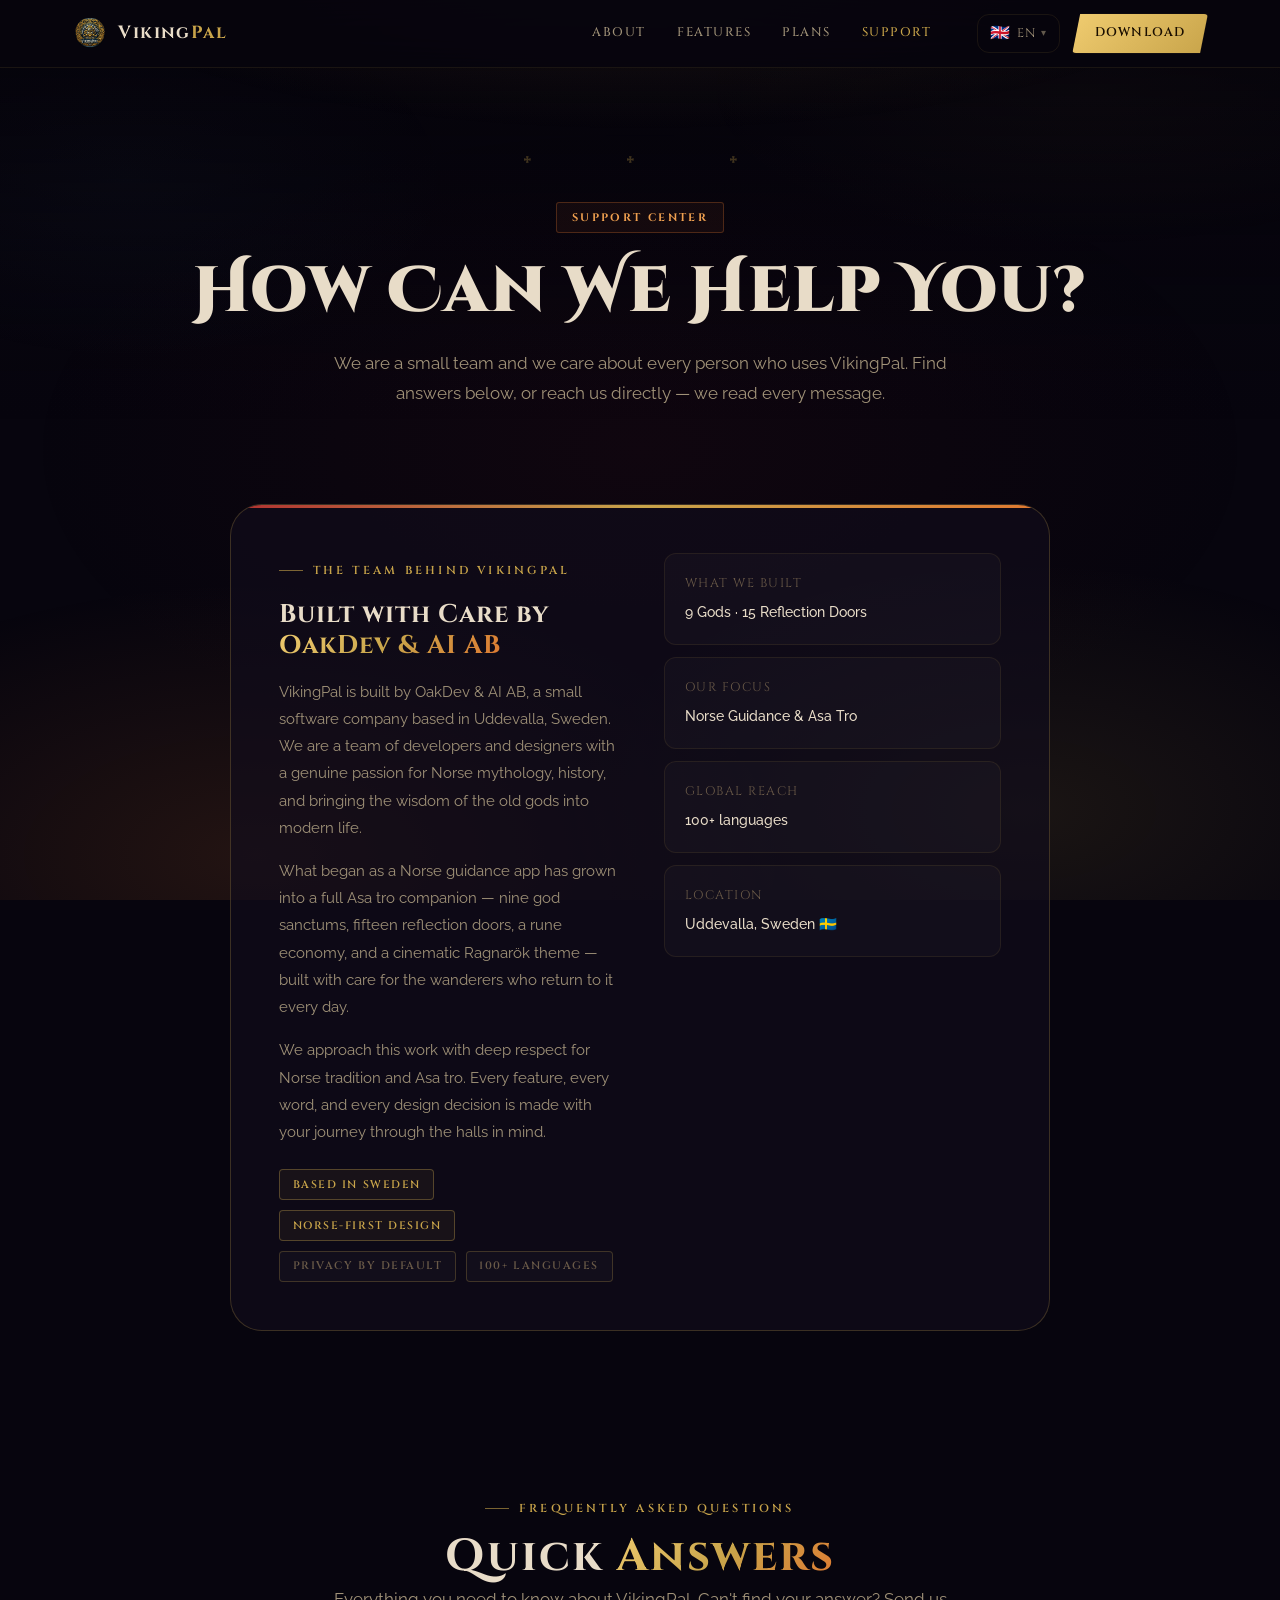
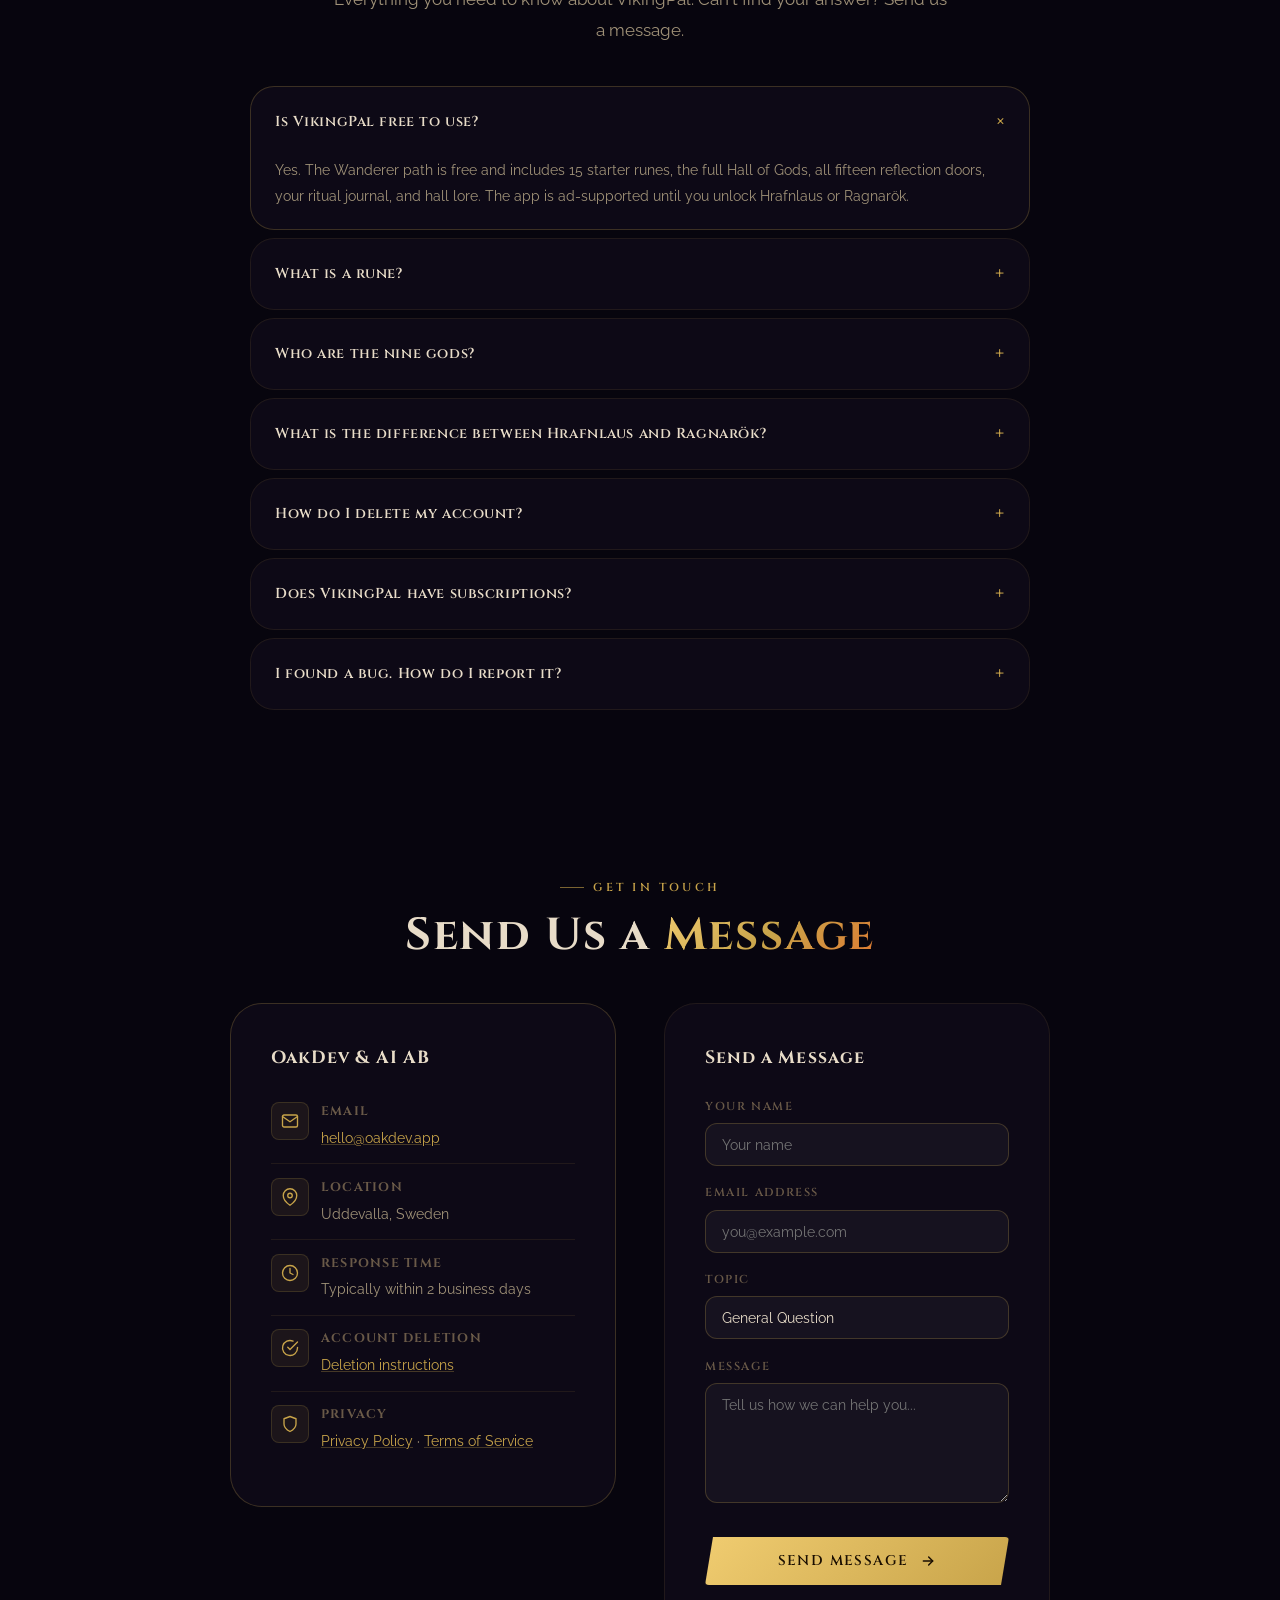
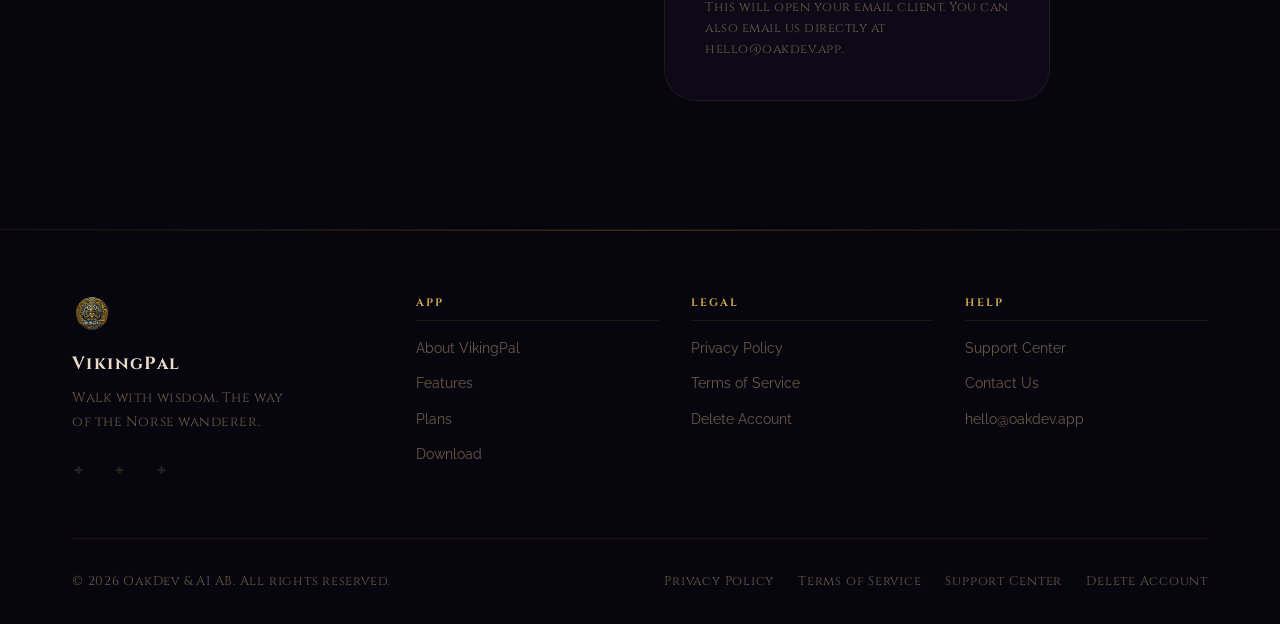
<file: support/index.html>
<!DOCTYPE html>
<html lang="en">
<head>
  <meta charset="UTF-8">
  <meta name="viewport" content="width=device-width, initial-scale=1.0">
  <title>Support — VikingPal</title>
  <meta name="description" content="VikingPal support center. Find answers to common questions or contact the OakDev & AI AB team.">
  <meta name="theme-color" content="#07050e">
  <meta name="robots" content="index, follow">
  <meta name="base-url" content="..">
  <link rel="canonical" href="https://vikingpal.oakdev.app/support">
  <link rel="icon" type="image/png" href="../assets/mainlogo.png">
  <link rel="preconnect" href="https://fonts.googleapis.com">
  <link rel="preconnect" href="https://fonts.gstatic.com" crossorigin>
  <link href="https://fonts.googleapis.com/css2?family=Cinzel+Decorative:wght@400;700;900&family=Cinzel:wght@400;500;600;700&family=Raleway:wght@300;400;500;600;700&display=swap" rel="stylesheet">
  <link rel="stylesheet" href="../css/styles.css">
  <link rel="stylesheet" href="../css/legal.css">
  <style>
    /* ── Support Page ─────────────────────────────────────── */
    .support-hero { padding: 9rem 0 4rem; text-align: center; position: relative; overflow: hidden; }
    .support-hero::before {
      content: '';
      position: absolute; inset: 0;
      background: radial-gradient(ellipse 80% 60% at 50% -10%, rgba(200,164,74,0.12) 0%, transparent 60%);
      pointer-events: none;
    }
    .support-about {
      max-width: 820px;
      margin: 0 auto 5rem;
      padding: 3rem;
      background: var(--color-bg-card);
      border: 1px solid var(--color-border-mid);
      border-radius: var(--radius-xl);
      position: relative;
      overflow: hidden;
    }
    .support-about::before {
      content: '';
      position: absolute; top: 0; left: 0; right: 0;
      height: 3px;
      background: linear-gradient(90deg, var(--color-red-mid), var(--color-gold), var(--color-ember));
    }
    .support-about__inner {
      display: grid;
      grid-template-columns: 1fr 1fr;
      gap: 3rem;
      align-items: start;
    }
    .support-about p {
      font-size: 0.92rem;
      color: var(--color-text-dim);
      line-height: 1.85;
      margin-bottom: 1rem;
    }
    .support-about-badges {
      display: flex;
      flex-wrap: wrap;
      gap: 0.6rem;
      margin-top: 1.5rem;
    }
    .support-stat {
      padding: 1.25rem;
      background: rgba(255,255,255,0.025);
      border: 1px solid var(--color-border);
      border-radius: var(--radius);
    }
    .support-stat__value {
      font-family: var(--font-heading);
      font-size: 0.78rem;
      color: var(--color-text-dimmer);
      letter-spacing: 0.12em;
      text-transform: uppercase;
      margin-bottom: 0.35rem;
    }
    .support-stat__label {
      font-size: 0.9rem;
      color: var(--color-text);
      font-weight: 500;
    }
    .support-faq-section { padding: var(--space-2xl) 0; }
    .support-faq-section .faq-list { max-width: 780px; margin: 0 auto; }
    .support-contact-section {
      padding: var(--space-2xl) 0 var(--space-3xl);
    }
    .contact-grid {
      display: grid;
      grid-template-columns: 1fr 1fr;
      gap: 3rem;
      max-width: 820px;
      margin: 0 auto;
      align-items: start;
    }
    .contact-info {
      padding: 2.5rem;
      background: var(--color-bg-card);
      border: 1px solid var(--color-border-mid);
      border-radius: var(--radius-xl);
    }
    .contact-info__title {
      font-family: var(--font-heading);
      font-size: 1.1rem;
      font-weight: 700;
      color: var(--color-text);
      letter-spacing: 0.06em;
      margin-bottom: 1rem;
    }
    .contact-info__item {
      display: flex;
      align-items: flex-start;
      gap: 0.75rem;
      padding: 0.85rem 0;
      border-bottom: 1px solid var(--color-border);
      font-size: 0.9rem;
      color: var(--color-text-dim);
    }
    .contact-info__item:last-child { border-bottom: none; }
    .contact-info__item strong {
      display: block;
      font-size: 0.78rem;
      color: var(--color-text-dimmer);
      font-family: var(--font-heading);
      letter-spacing: 0.1em;
      text-transform: uppercase;
      margin-bottom: 0.2rem;
    }
    .contact-info__item a { color: var(--color-gold); text-decoration: underline; text-decoration-color: rgba(200,164,74,0.3); }
    .contact-info__item a:hover { color: var(--color-gold-bright); }
    .contact-icon {
      width: 38px;
      height: 38px;
      background: rgba(200,164,74,0.08);
      border: 1px solid rgba(200,164,74,0.18);
      border-radius: 8px;
      display: flex;
      align-items: center;
      justify-content: center;
      color: var(--color-gold);
      flex-shrink: 0;
    }
    .contact-form-card {
      padding: 2.5rem;
      background: var(--color-bg-card);
      border: 1px solid var(--color-border);
      border-radius: var(--radius-xl);
    }
    .contact-form-card__title {
      font-family: var(--font-heading);
      font-size: 1.1rem;
      font-weight: 700;
      color: var(--color-text);
      letter-spacing: 0.06em;
      margin-bottom: 1.5rem;
    }
    .form-field { margin-bottom: 1.1rem; }
    .form-field label {
      display: block;
      font-family: var(--font-heading);
      font-size: 0.72rem;
      font-weight: 600;
      letter-spacing: 0.14em;
      text-transform: uppercase;
      color: var(--color-text-dimmer);
      margin-bottom: 0.45rem;
    }
    .form-field input,
    .form-field textarea,
    .form-field select {
      width: 100%;
      background: rgba(255,255,255,0.04);
      border: 1px solid var(--color-border-mid);
      border-radius: var(--radius);
      padding: 0.75rem 1rem;
      font-family: var(--font-body);
      font-size: 0.9rem;
      color: var(--color-text);
      outline: none;
      transition: border-color 0.2s;
      -webkit-appearance: none;
    }
    .form-field input:focus,
    .form-field textarea:focus,
    .form-field select:focus {
      border-color: var(--color-gold);
      background: rgba(200,164,74,0.04);
    }
    .form-field textarea { min-height: 120px; resize: vertical; }
    .form-field select option { background: #0f0b1a; color: var(--color-text); }
    .form-note {
      font-size: 0.8rem;
      color: var(--color-text-dimmer);
      margin-top: 0.75rem;
      font-family: var(--font-heading);
      letter-spacing: 0.04em;
    }
    @media (max-width: 768px) {
      .support-about__inner { grid-template-columns: 1fr; }
      .contact-grid { grid-template-columns: 1fr; }
    }
  </style>
</head>
<body>

  <canvas class="ember-canvas" id="emberCanvas" aria-hidden="true"></canvas>

  <!-- NAVIGATION -->
  <nav class="nav nav--scrolled" id="nav" role="navigation" aria-label="Main">
    <div class="nav__container">
      <a href="/" class="nav__logo" aria-label="VikingPal — Home">
        <img src="../assets/mainlogo-transparant.png" alt="VikingPal" class="nav__logo-img">
        <span class="nav__logo-name">Viking<span>Pal</span></span>
      </a>
      <div class="nav__links" id="navLinks">
        <a href="/#about"    class="nav__link" data-i18n="nav.about">About</a>
        <a href="/#features" class="nav__link" data-i18n="nav.features">Features</a>
        <a href="/#plans"    class="nav__link" data-i18n="nav.plans">Plans</a>
        <a href="/support"   class="nav__link" style="color: var(--color-gold);" data-i18n="nav.support">Support</a>
      </div>
      <div class="nav__right">
        <div class="nav__lang" id="langSwitcher">
          <button class="nav__lang-btn" id="langBtn" aria-haspopup="true" aria-expanded="false">
            <span class="lang-flag" id="langFlag">🇬🇧</span>
            <span class="lang-code" id="langCode">EN</span>
            <span class="lang-chevron" aria-hidden="true">▾</span>
          </button>
          <div class="nav__lang-dropdown" id="langDropdown" role="listbox" aria-label="Select language">
            <button class="nav__lang-option active" data-lang="en" role="option" aria-selected="true">
              <span class="opt-flag">🇬🇧</span><span class="opt-name">English</span>
            </button>
          </div>
        </div>
        <a href="/#download" class="btn btn--gold nav__cta" data-i18n="nav.download">Download</a>
        <button class="nav__hamburger" id="hamburger" aria-label="Open menu" aria-expanded="false">
          <span></span><span></span><span></span>
        </button>
      </div>
    </div>
  </nav>

  <!-- PAGE HERO -->
  <header class="support-hero" role="banner">
    <div class="container">
      <span class="page-hero__ornament" aria-hidden="true">᛭ &nbsp; ᛭ &nbsp; ᛭</span>
      <div class="page-hero__badge" data-i18n="support.hero_badge">Support Center</div>
      <h1 class="page-hero__title" data-i18n="support.hero_title">How Can We Help You?</h1>
      <p class="page-hero__subtitle" data-i18n="support.hero_subtitle">
        We are a small team and we care about every person who uses VikingPal. Find answers below, or reach us directly — we read every message.
      </p>
    </div>
  </header>

  <div class="container">

    <!-- About the team -->
    <div class="support-about reveal">
      <div class="support-about__inner">
        <div>
          <div class="eyebrow" data-i18n="support.about_eyebrow">The Team Behind VikingPal</div>
          <h2 class="section-title" style="font-size: 1.6rem; margin-bottom: 1rem;" data-i18n-html="support.about_title_html">Built with Care by <em>OakDev &amp; AI AB</em></h2>
          <p data-i18n="support.about_p1">VikingPal is built by OakDev &amp; AI AB, a small software company based in Uddevalla, Sweden. We are a team of developers and designers with a genuine passion for Norse mythology, history, and bringing the wisdom of the old gods into modern life.</p>
          <p data-i18n="support.about_p2">What began as a Norse guidance app has grown into a full Asa tro companion — nine god sanctums, fifteen reflection doors, a rune economy, and a cinematic Ragnarök theme — built with care for the wanderers who return to it every day.</p>
          <p data-i18n="support.about_p3">We approach this work with deep respect for Norse tradition and Asa tro. Every feature, every word, and every design decision is made with your journey through the halls in mind.</p>
          <div class="support-about-badges">
            <span class="badge badge--gold" data-i18n="support.badge_sweden">Based in Sweden</span>
            <span class="badge badge--gold" data-i18n="support.badge_faith">Norse-first design</span>
            <span class="badge" data-i18n="support.badge_privacy">Privacy by default</span>
            <span class="badge" data-i18n="support.badge_lang">100+ languages</span>
          </div>
        </div>
        <div style="display: flex; flex-direction: column; gap: 0.75rem;">
          <div class="support-stat">
            <div class="support-stat__value" data-i18n="support.stat_built_label">What We Built</div>
            <div class="support-stat__label">9 Gods · 15 Reflection Doors</div>
          </div>
          <div class="support-stat">
            <div class="support-stat__value">Our Focus</div>
            <div class="support-stat__label">Norse Guidance &amp; Asa Tro</div>
          </div>
          <div class="support-stat">
            <div class="support-stat__value">Global Reach</div>
            <div class="support-stat__label" data-i18n="support.badge_lang">100+ languages</div>
          </div>
          <div class="support-stat">
            <div class="support-stat__value">Location</div>
            <div class="support-stat__label">Uddevalla, Sweden 🇸🇪</div>
          </div>
        </div>
      </div>
    </div>

    <!-- FAQ -->
    <section class="support-faq-section" id="faq">
      <div class="section-heading is-centered reveal" style="margin-bottom: 2.5rem;">
        <div class="eyebrow" data-i18n="support.faq_label">Frequently Asked Questions</div>
        <h2 class="section-title" data-i18n-html="support.faq_title_html">Quick <em>Answers</em></h2>
        <p class="section-copy" data-i18n="support.faq_subtitle">Everything you need to know about VikingPal. Can't find your answer? Send us a message.</p>
      </div>

      <div class="faq-list reveal">
        <details class="faq-item" open>
          <summary data-i18n="faq.q1">Is VikingPal free to use?</summary>
          <p data-i18n="faq.a1">Yes. The Wanderer path is free and includes 15 starter runes, the full Hall of Gods, all fifteen reflection doors, your ritual journal, and hall lore. The app is ad-supported until you unlock Hrafnlaus or Ragnarök.</p>
        </details>
        <details class="faq-item">
          <summary data-i18n="faq.q2">What is a rune?</summary>
          <p data-i18n="faq.a2">A rune is the currency of the hall. Each time you consult a god or open a reflection door, one rune is spent. You start with 15 free runes and can buy more any time — or claim 300 runes with the Ragnarök purchase.</p>
        </details>
        <details class="faq-item">
          <summary data-i18n="faq.q3">Who are the nine gods?</summary>
          <p data-i18n="faq.a3">Odin, Thor, Loki, Freya, Tyr, Frigg, Balder, Heimdall, and Njord. Each speaks in their own voice — oracular, thundering, mischievous, amber-warm, iron-honest, calm, light-clear, watchful, or tidal. Enter the sanctum of the one whose wisdom fits your question.</p>
        </details>
        <details class="faq-item">
          <summary data-i18n="faq.q5">What is the difference between Hrafnlaus and Ragnarök?</summary>
          <p data-i18n="faq.a5">Hrafnlaus is a one-time purchase that permanently removes every ad from the app. Ragnarök includes everything in Hrafnlaus — ad-free forever — plus 300 runes added to your vault and the cinematic Ragnarök theme. Both are one-time purchases with no subscription.</p>
        </details>
        <details class="faq-item">
          <summary>How do I delete my account?</summary>
          <p>You can delete your account in the app (Settings → scroll down → Delete Account) or by emailing us at <a href="mailto:hello@oakdev.app">hello@oakdev.app</a> with the subject "Delete Account." See our <a href="/delete-account">Delete Account page</a> for full instructions.</p>
        </details>
        <details class="faq-item">
          <summary data-i18n="faq.q7">Does VikingPal have subscriptions?</summary>
          <p data-i18n="faq.a7">No. VikingPal does not sell subscriptions. You can wander for free with ads, unlock Hrafnlaus or Ragnarök once to remove ads (and claim runes with Ragnarök), or buy rune top-ups whenever you need more.</p>
        </details>
        <details class="faq-item">
          <summary>I found a bug. How do I report it?</summary>
          <p>Please email us at <a href="mailto:hello@oakdev.app">hello@oakdev.app</a> with details about the issue — your device type, OS version, app version, and a description of what happened. Screenshots are very helpful. We aim to respond to bug reports within 3 business days.</p>
        </details>
      </div>
    </section>

    <!-- Contact -->
    <section class="support-contact-section" id="contact">
      <div class="section-heading is-centered reveal" style="margin-bottom: 2.5rem;">
        <div class="eyebrow" data-i18n="support.contact_label">Get In Touch</div>
        <h2 class="section-title" data-i18n-html="support.contact_title_html">Send Us a <em>Message</em></h2>
      </div>

      <div class="contact-grid reveal">

        <!-- Info -->
        <div class="contact-info">
          <div class="contact-info__title">OakDev &amp; AI AB</div>

          <div class="contact-info__item">
            <div class="contact-icon" aria-hidden="true">
              <svg width="18" height="18" viewBox="0 0 24 24" fill="none" stroke="currentColor" stroke-width="1.8" stroke-linecap="round" stroke-linejoin="round"><path d="M4 4h16c1.1 0 2 .9 2 2v12c0 1.1-.9 2-2 2H4c-1.1 0-2-.9-2-2V6c0-1.1.9-2 2-2z"/><polyline points="22,6 12,13 2,6"/></svg>
            </div>
            <div>
              <strong>Email</strong>
              <a href="mailto:hello@oakdev.app">hello@oakdev.app</a>
            </div>
          </div>

          <div class="contact-info__item">
            <div class="contact-icon" aria-hidden="true">
              <svg width="18" height="18" viewBox="0 0 24 24" fill="none" stroke="currentColor" stroke-width="1.8" stroke-linecap="round" stroke-linejoin="round"><path d="M21 10c0 7-9 13-9 13s-9-6-9-13a9 9 0 0 1 18 0z"/><circle cx="12" cy="10" r="3"/></svg>
            </div>
            <div>
              <strong>Location</strong>
              Uddevalla, Sweden
            </div>
          </div>

          <div class="contact-info__item">
            <div class="contact-icon" aria-hidden="true">
              <svg width="18" height="18" viewBox="0 0 24 24" fill="none" stroke="currentColor" stroke-width="1.8" stroke-linecap="round" stroke-linejoin="round"><circle cx="12" cy="12" r="10"/><polyline points="12 6 12 12 16 14"/></svg>
            </div>
            <div>
              <strong>Response Time</strong>
              Typically within 2 business days
            </div>
          </div>

          <div class="contact-info__item">
            <div class="contact-icon" aria-hidden="true">
              <svg width="18" height="18" viewBox="0 0 24 24" fill="none" stroke="currentColor" stroke-width="1.8" stroke-linecap="round" stroke-linejoin="round"><path d="M22 11.08V12a10 10 0 1 1-5.93-9.14"/><polyline points="22 4 12 14.01 9 11.01"/></svg>
            </div>
            <div>
              <strong>Account Deletion</strong>
              <a href="/delete-account">Deletion instructions</a>
            </div>
          </div>

          <div class="contact-info__item">
            <div class="contact-icon" aria-hidden="true">
              <svg width="18" height="18" viewBox="0 0 24 24" fill="none" stroke="currentColor" stroke-width="1.8" stroke-linecap="round" stroke-linejoin="round"><path d="M12 22s8-4 8-10V5l-8-3-8 3v7c0 6 8 10 8 10z"/></svg>
            </div>
            <div>
              <strong>Privacy</strong>
              <a href="/privacy">Privacy Policy</a> · <a href="/terms">Terms of Service</a>
            </div>
          </div>
        </div>

        <!-- Form -->
        <div class="contact-form-card">
          <div class="contact-form-card__title">Send a Message</div>
          <form action="mailto:hello@oakdev.app" method="GET" enctype="text/plain">
            <div class="form-field">
              <label for="contact-name">Your Name</label>
              <input type="text" id="contact-name" name="name" placeholder="Your name" autocomplete="name">
            </div>
            <div class="form-field">
              <label for="contact-email">Email Address</label>
              <input type="email" id="contact-email" name="email" placeholder="you@example.com" autocomplete="email" required>
            </div>
            <div class="form-field">
              <label for="contact-topic">Topic</label>
              <select id="contact-topic" name="topic">
                <option value="general">General Question</option>
                <option value="bug">Bug Report</option>
                <option value="purchases">Purchases / Billing</option>
                <option value="delete">Account Deletion</option>
                <option value="privacy">Privacy / Data</option>
                <option value="feedback">Feedback</option>
                <option value="other">Other</option>
              </select>
            </div>
            <div class="form-field">
              <label for="contact-message">Message</label>
              <textarea id="contact-message" name="body" placeholder="Tell us how we can help you..." required></textarea>
            </div>
            <button type="submit" class="btn btn--gold" style="width: 100%; justify-content: center; margin-top: 0.5rem;">
              Send Message
              <svg width="16" height="16" viewBox="0 0 24 24" fill="none" stroke="currentColor" stroke-width="2.2" stroke-linecap="round" stroke-linejoin="round" aria-hidden="true"><path d="M5 12h14"/><path d="m13 6 6 6-6 6"/></svg>
            </button>
          </form>
          <p class="form-note">This will open your email client. You can also email us directly at hello@oakdev.app.</p>
        </div>

      </div>
    </section>

  </div>

  <!-- FOOTER -->
  <footer class="footer" role="contentinfo">
    <div class="container">
      <div class="footer__top">
        <div class="footer__brand">
          <img src="../assets/mainlogo-transparant.png" alt="VikingPal" class="footer__logo">
          <div class="footer__brand-name">VikingPal</div>
          <p class="footer__tagline" data-i18n="footer.tagline">Walk with wisdom. The way of the Norse wanderer.</p>
          <span class="footer__rune" aria-hidden="true">᛭ ᛭ ᛭</span>
        </div>
        <nav class="footer__links" aria-label="Footer navigation">
          <div class="footer__col">
            <span class="footer__col-title" data-i18n="footer.col1">App</span>
            <a href="/#about"    data-i18n="footer.about">About VikingPal</a>
            <a href="/#features" data-i18n="footer.features">Features</a>
            <a href="/#plans"    data-i18n="footer.plans">Plans</a>
            <a href="/#download" data-i18n="footer.dl">Download</a>
          </div>
          <div class="footer__col">
            <span class="footer__col-title" data-i18n="footer.col2">Legal</span>
            <a href="/privacy"        data-i18n="footer.privacy">Privacy Policy</a>
            <a href="/terms"          data-i18n="footer.terms">Terms of Service</a>
            <a href="/delete-account" data-i18n="footer.delete">Delete Account</a>
          </div>
          <div class="footer__col">
            <span class="footer__col-title" data-i18n="footer.col3">Help</span>
            <a href="/support"         data-i18n="footer.support_center">Support Center</a>
            <a href="/support#contact" data-i18n="footer.contact">Contact Us</a>
            <a href="mailto:hello@oakdev.app" class="footer__email">hello@oakdev.app</a>
          </div>
        </nav>
      </div>
      <div class="footer__bottom">
        <p>© <span id="copyrightYear">2026</span> OakDev &amp; AI AB. All rights reserved.</p>
        <div class="footer__bottom-links">
          <a href="/privacy"        data-i18n="footer.privacy">Privacy</a>
          <a href="/terms"          data-i18n="footer.terms">Terms</a>
          <a href="/support"        data-i18n="footer.support_center">Support</a>
          <a href="/delete-account" data-i18n="footer.delete">Delete Account</a>
        </div>
      </div>
    </div>
  </footer>

  <script>document.getElementById('copyrightYear').textContent = new Date().getFullYear();</script>
  <script src="../js/i18n.js"></script>
</body>
</html>
</file>
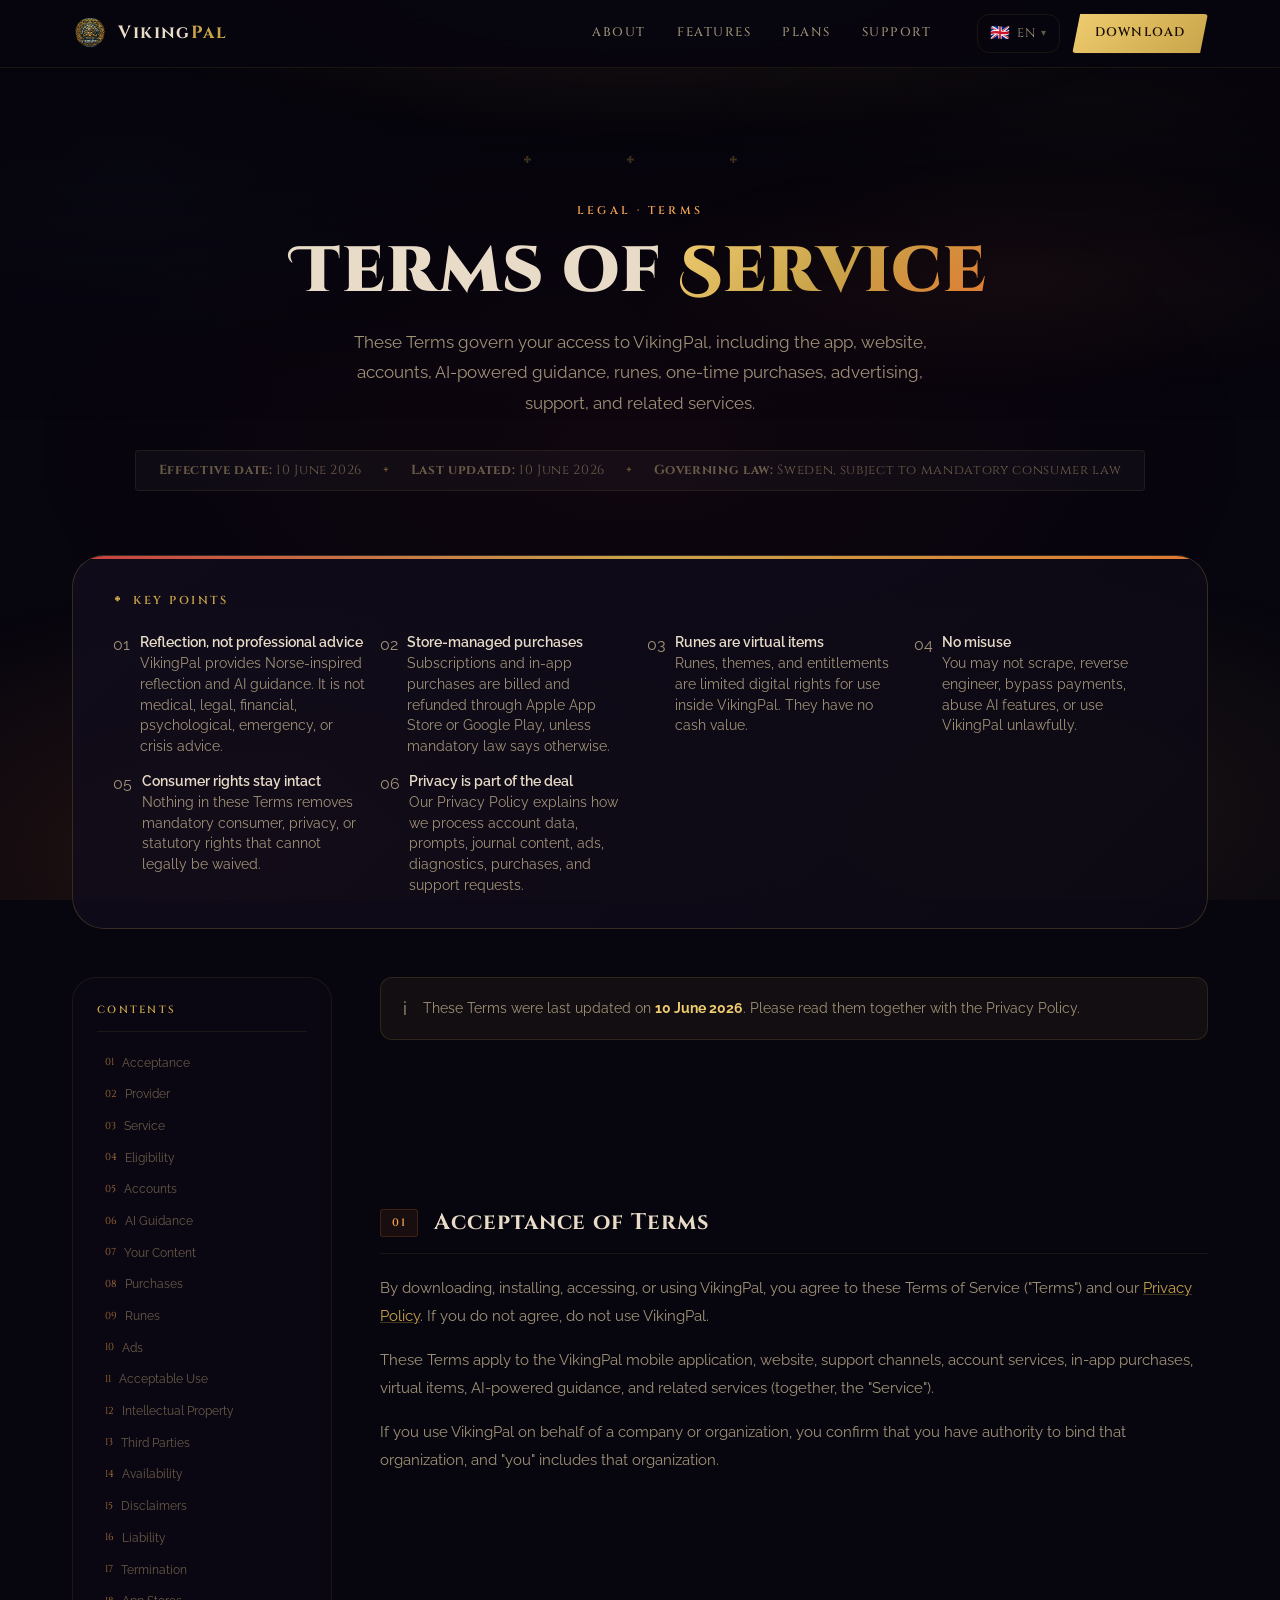
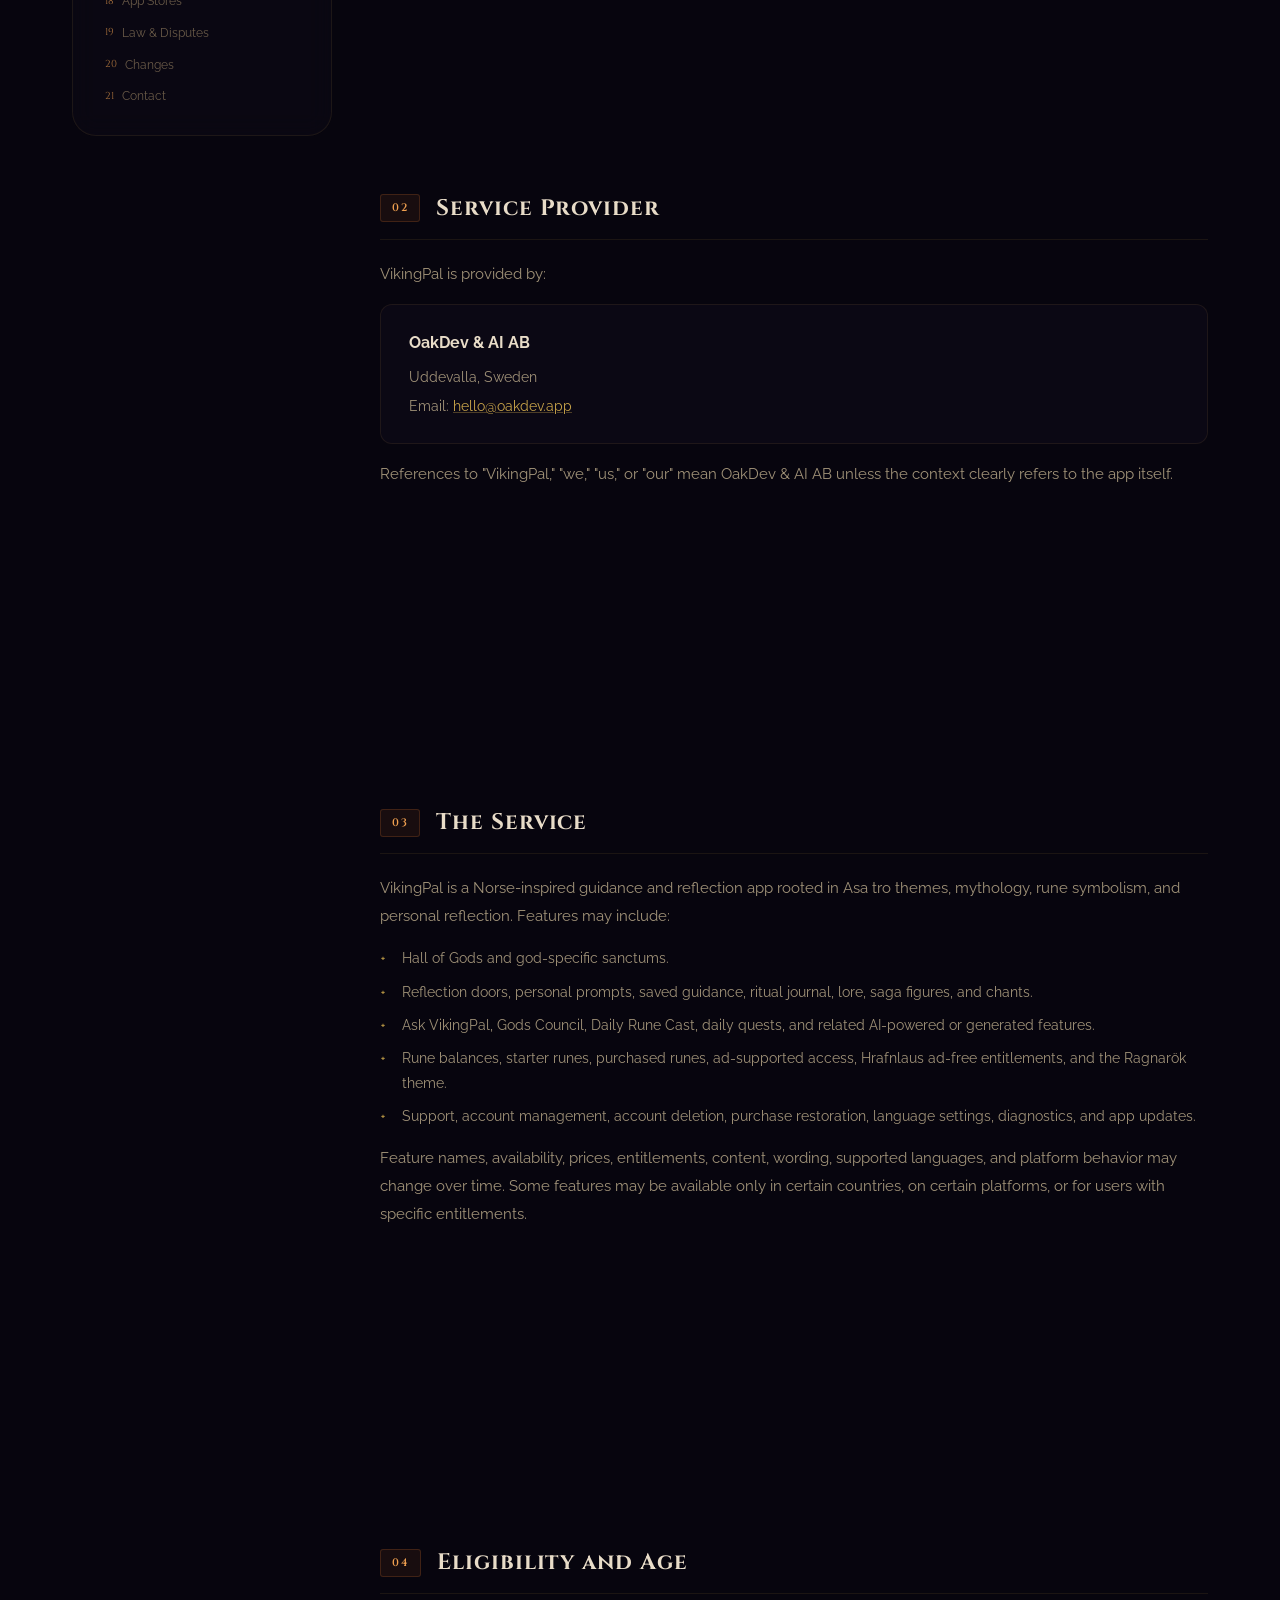
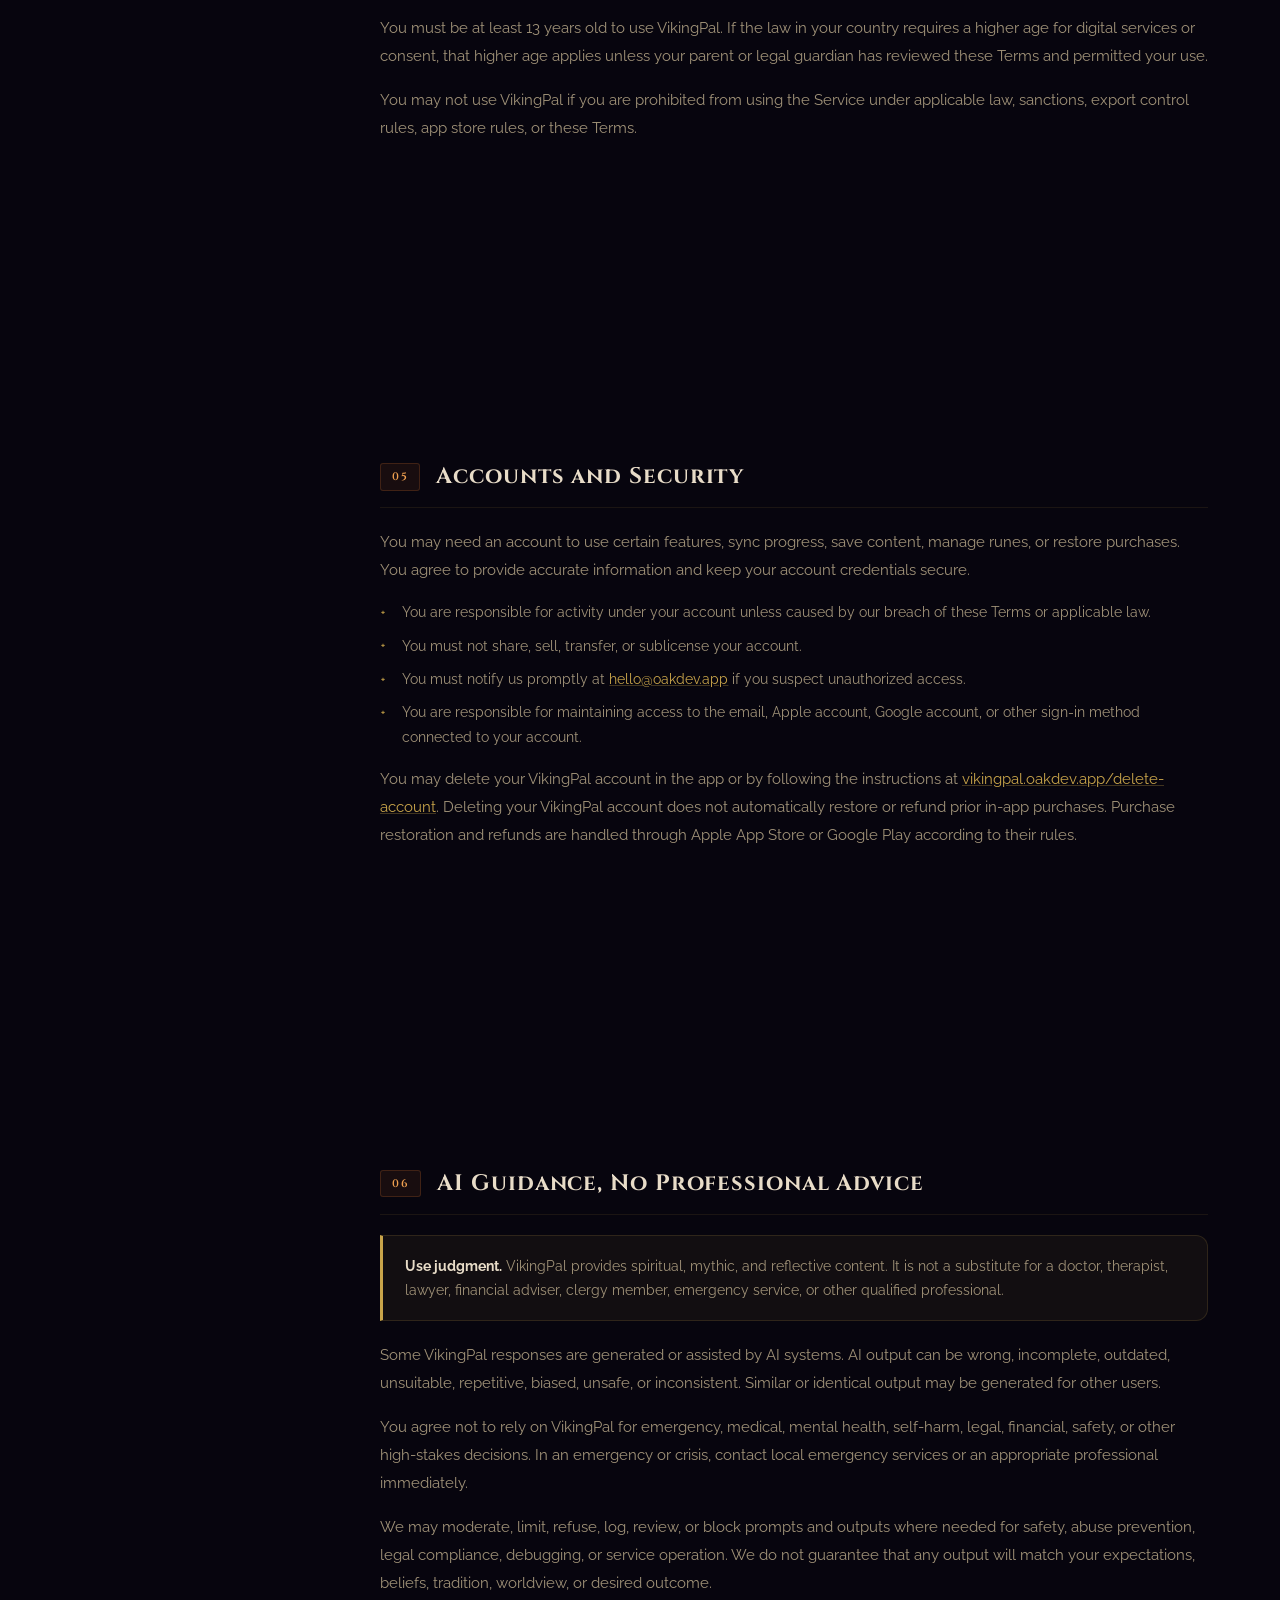
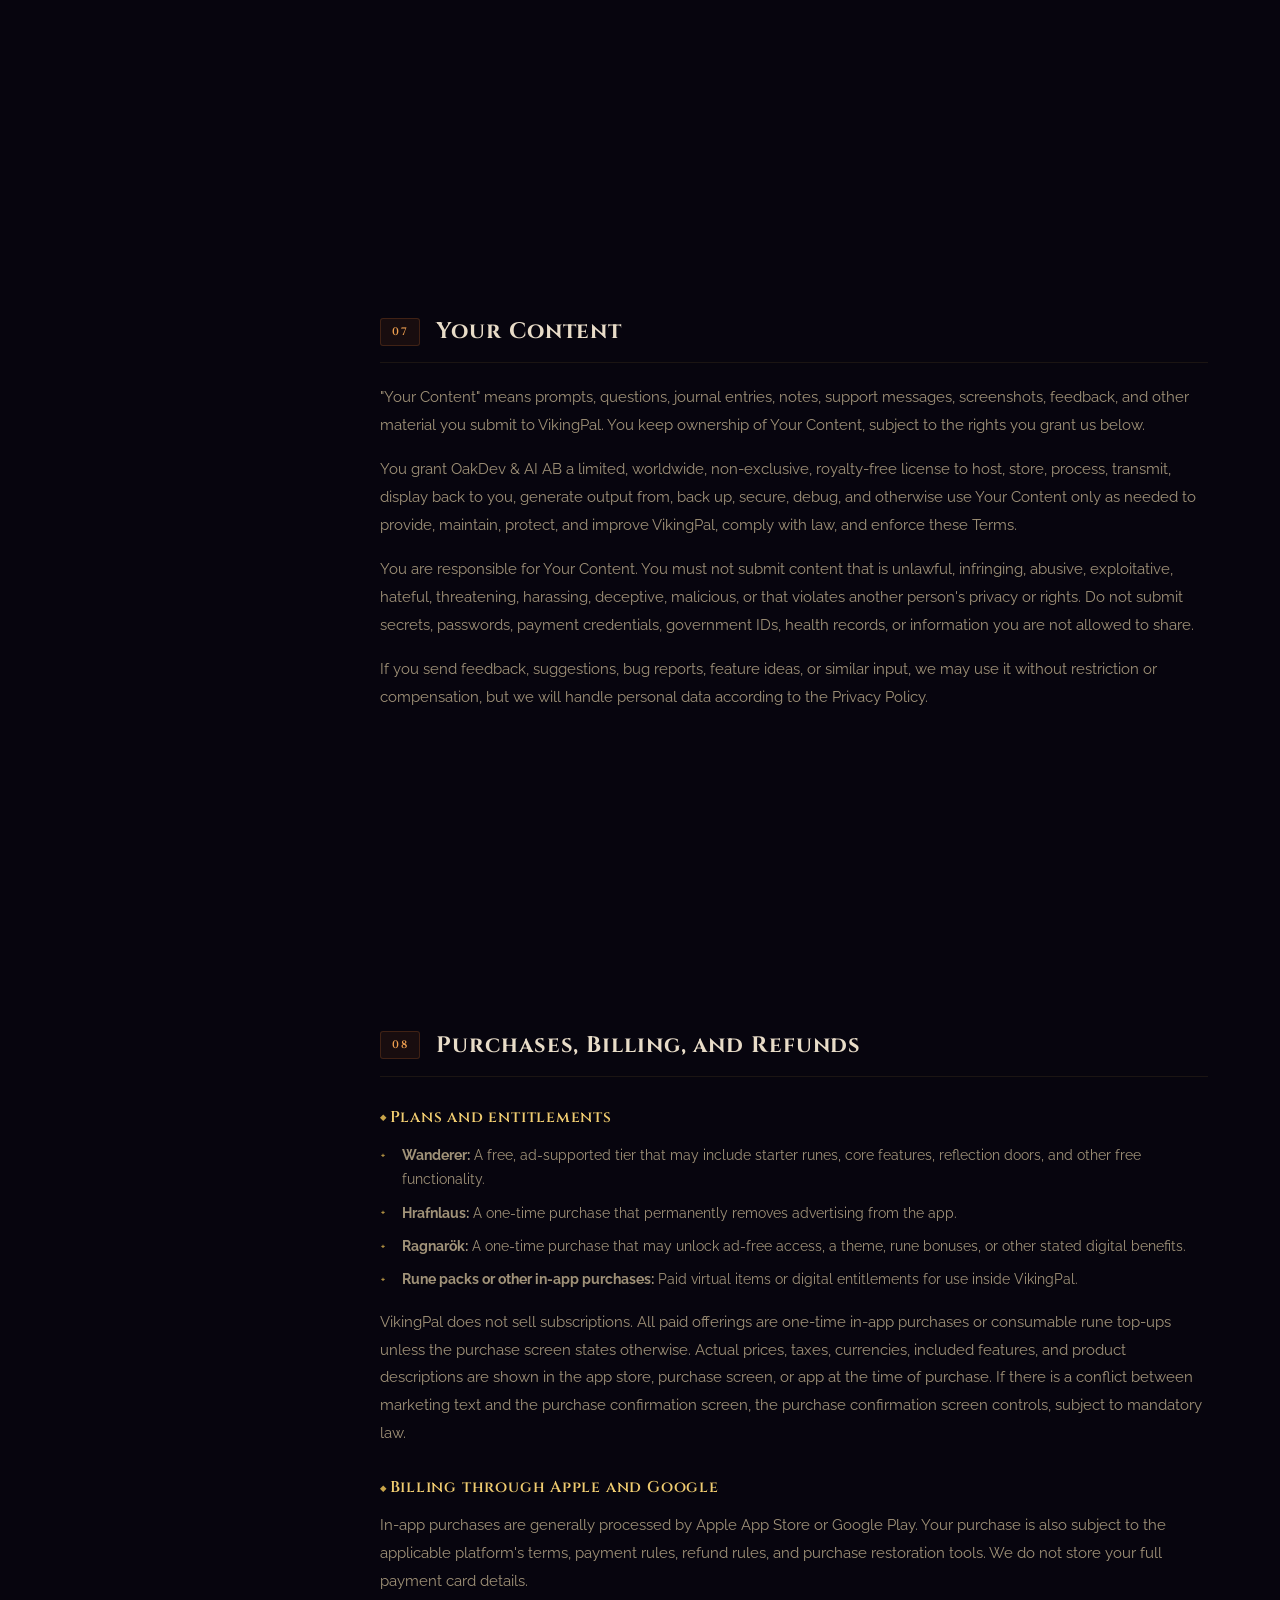
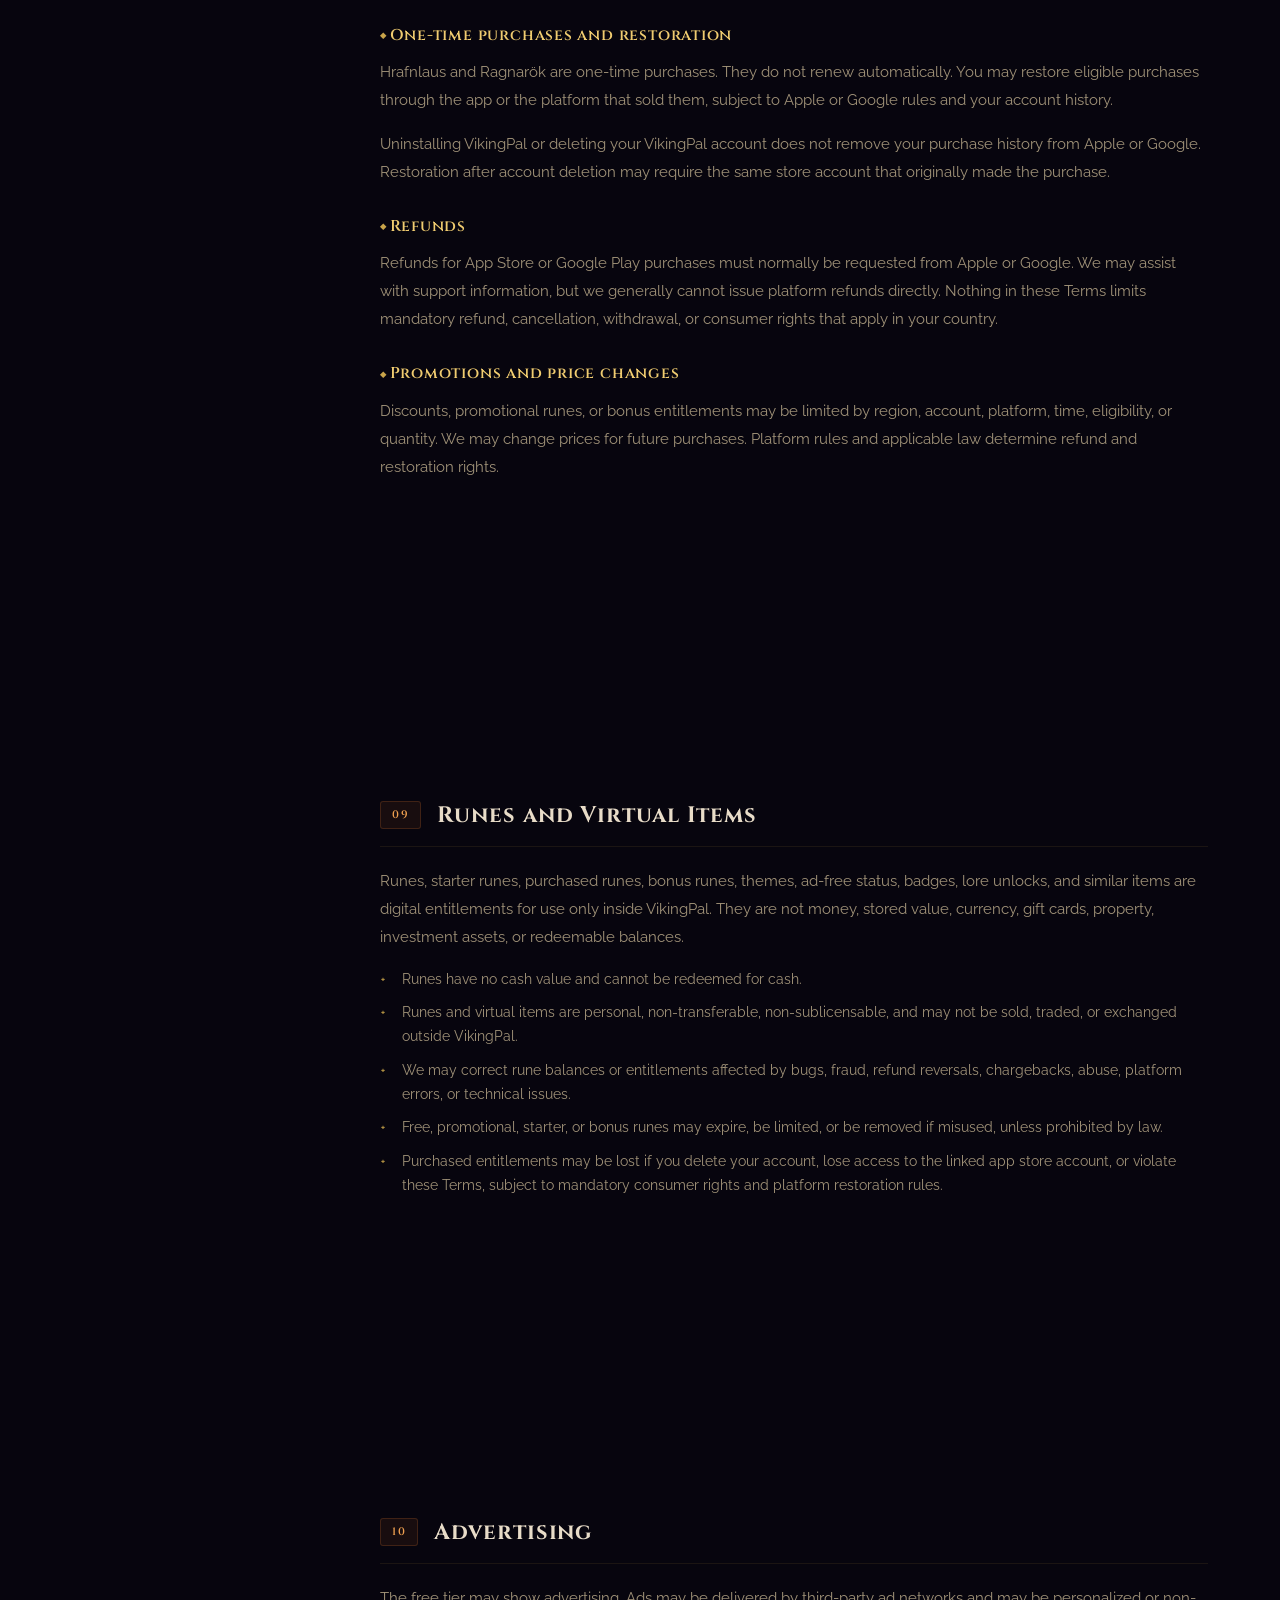
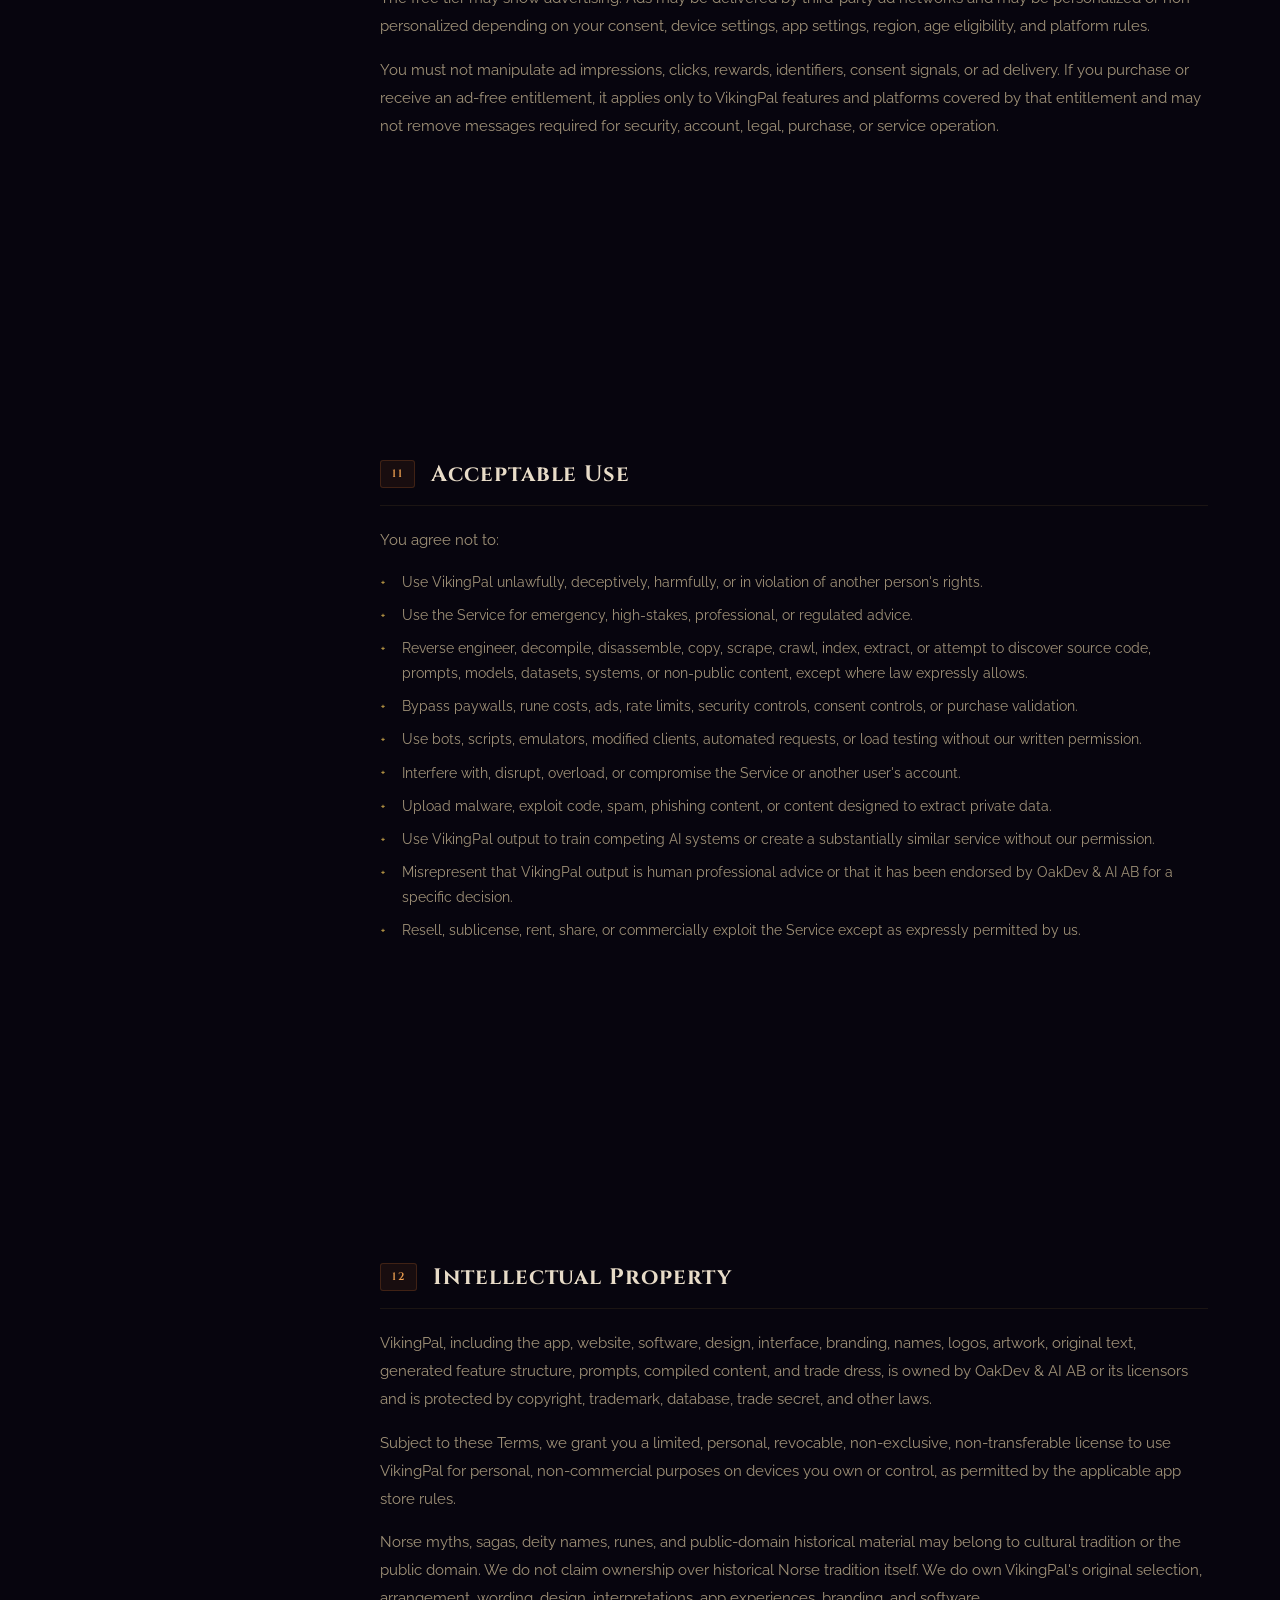
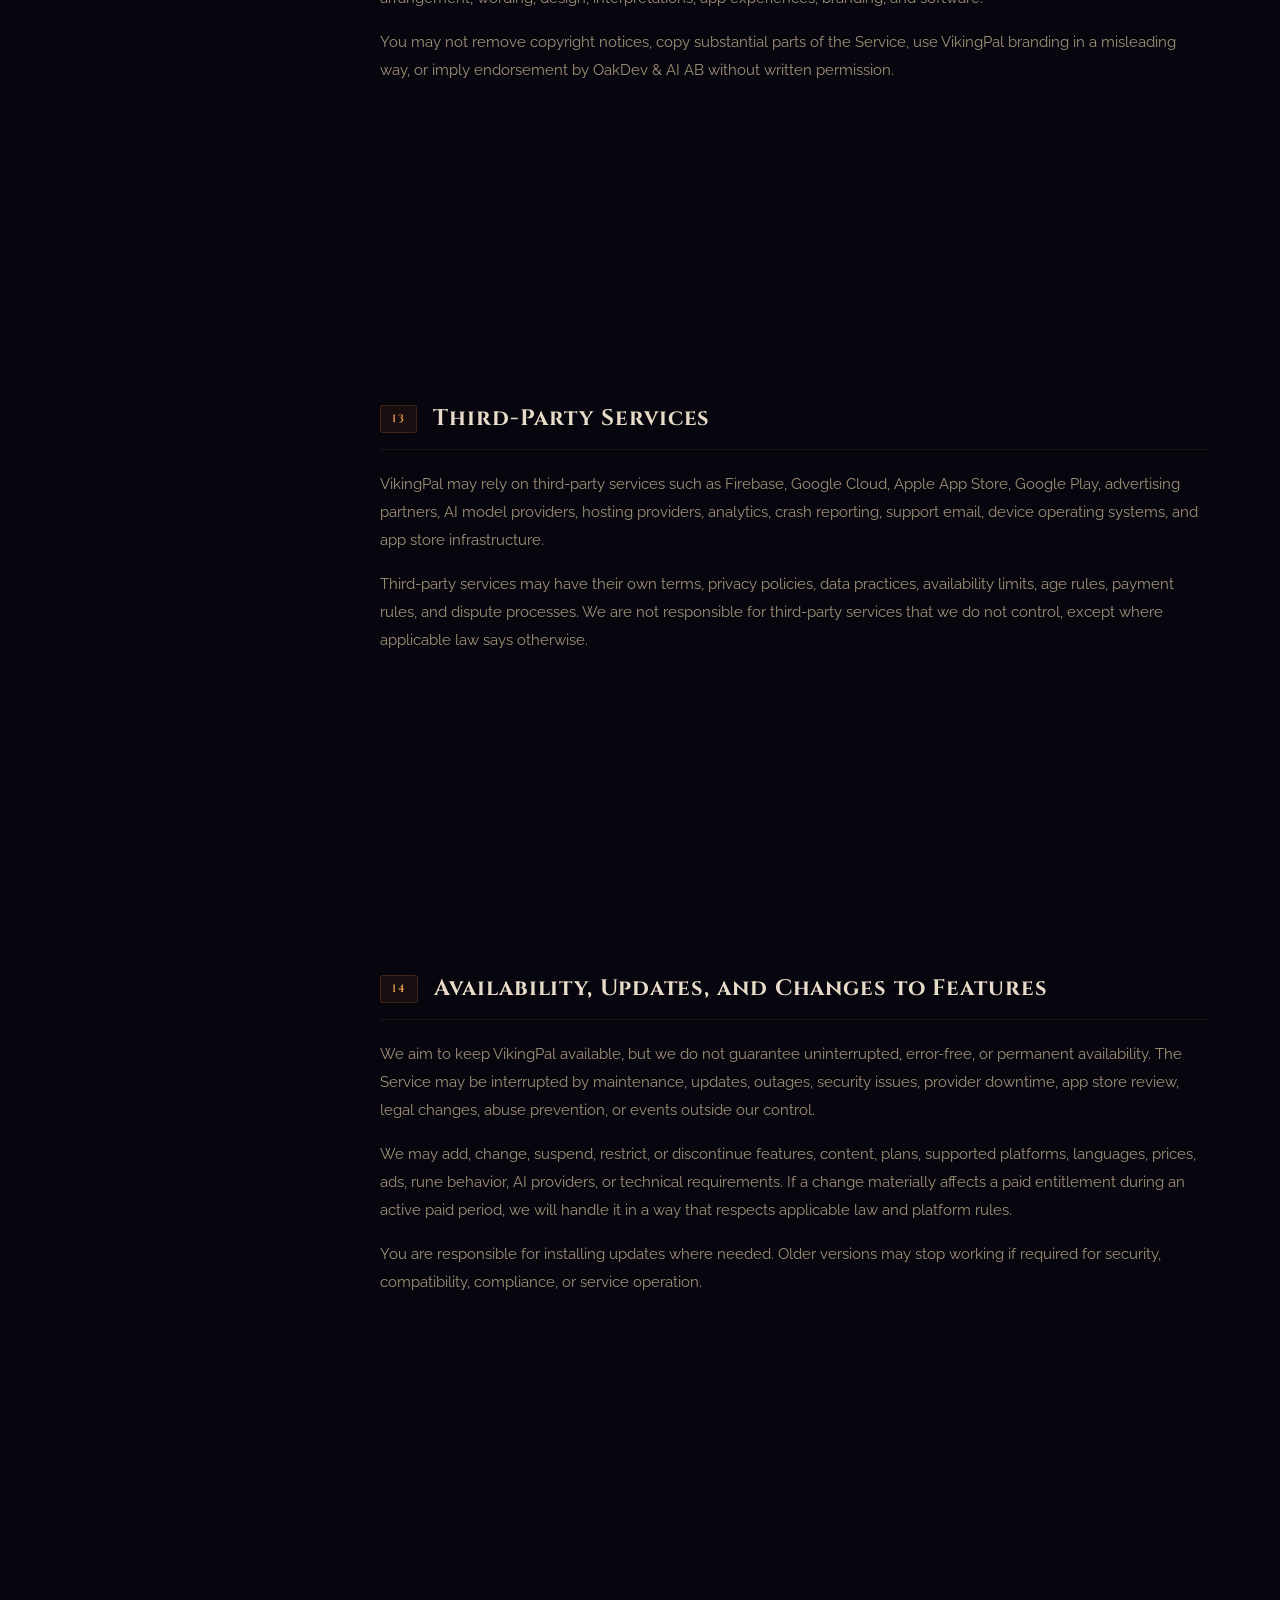
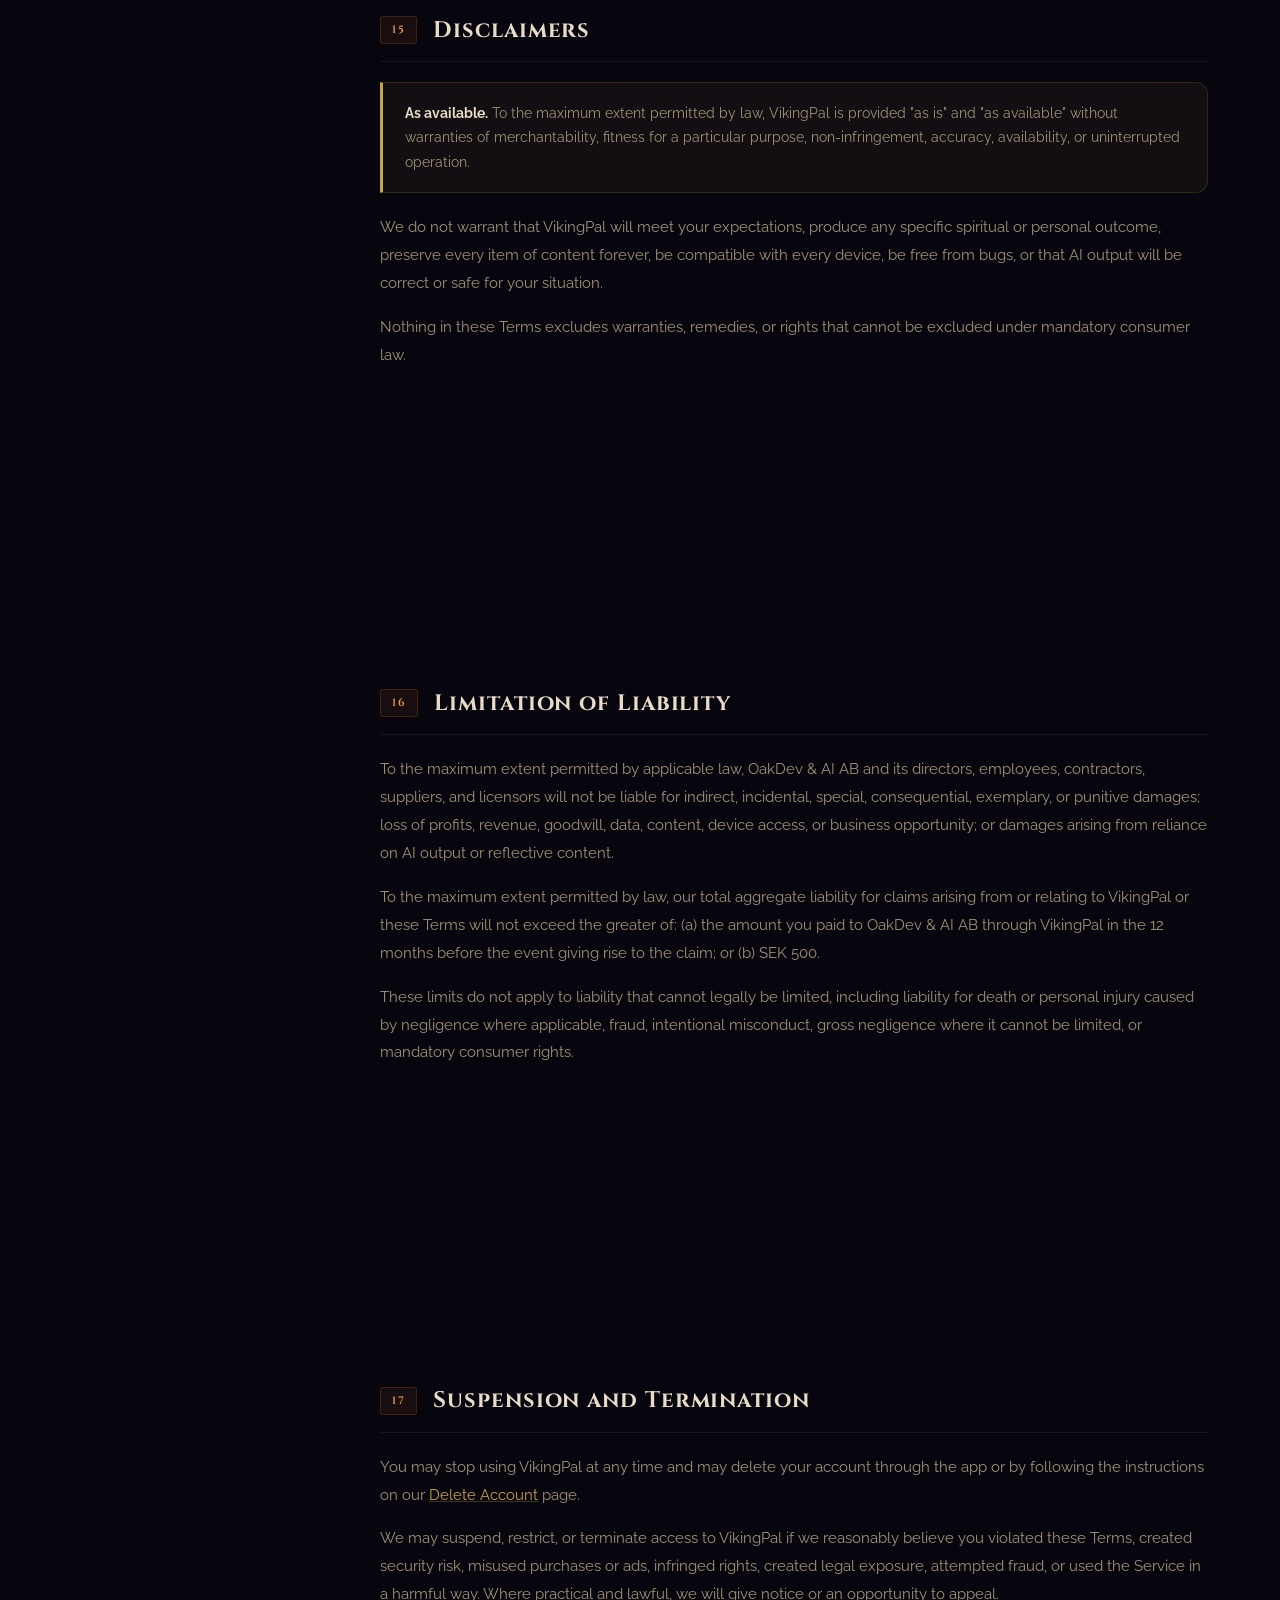
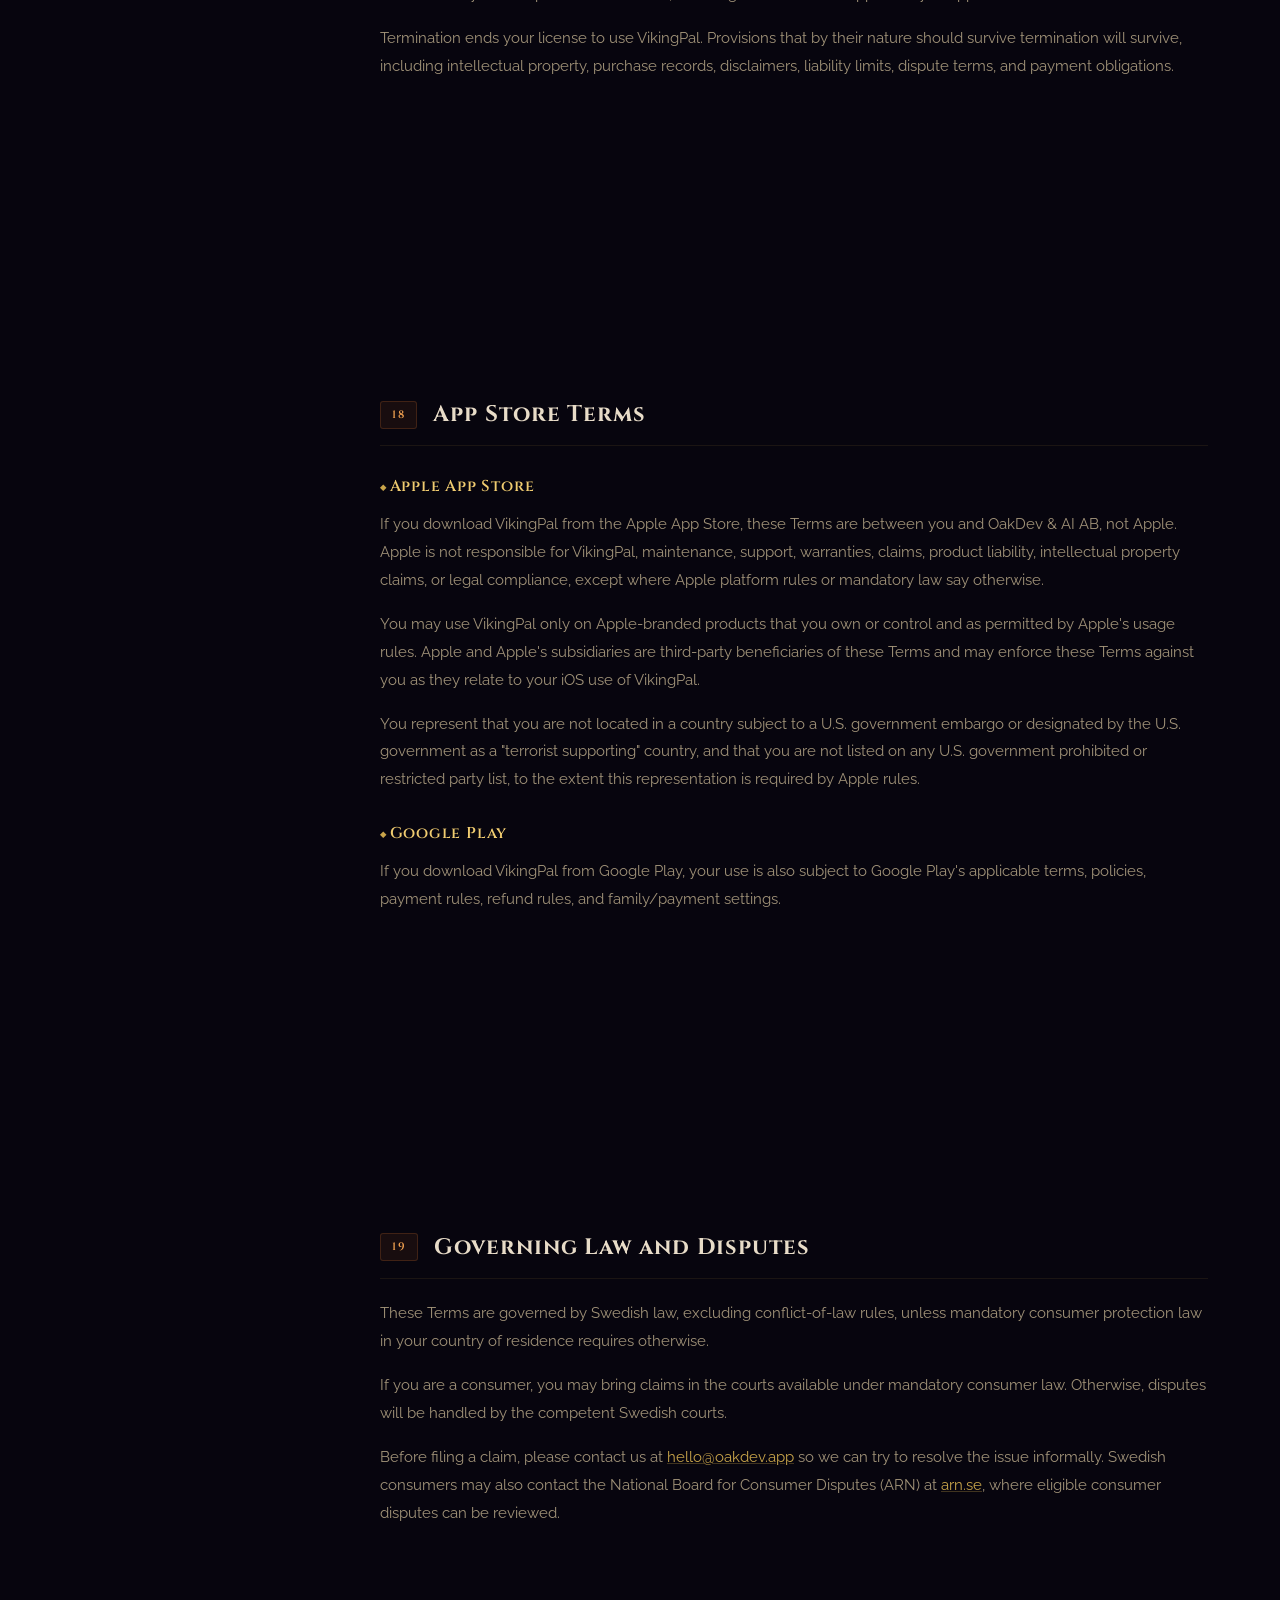
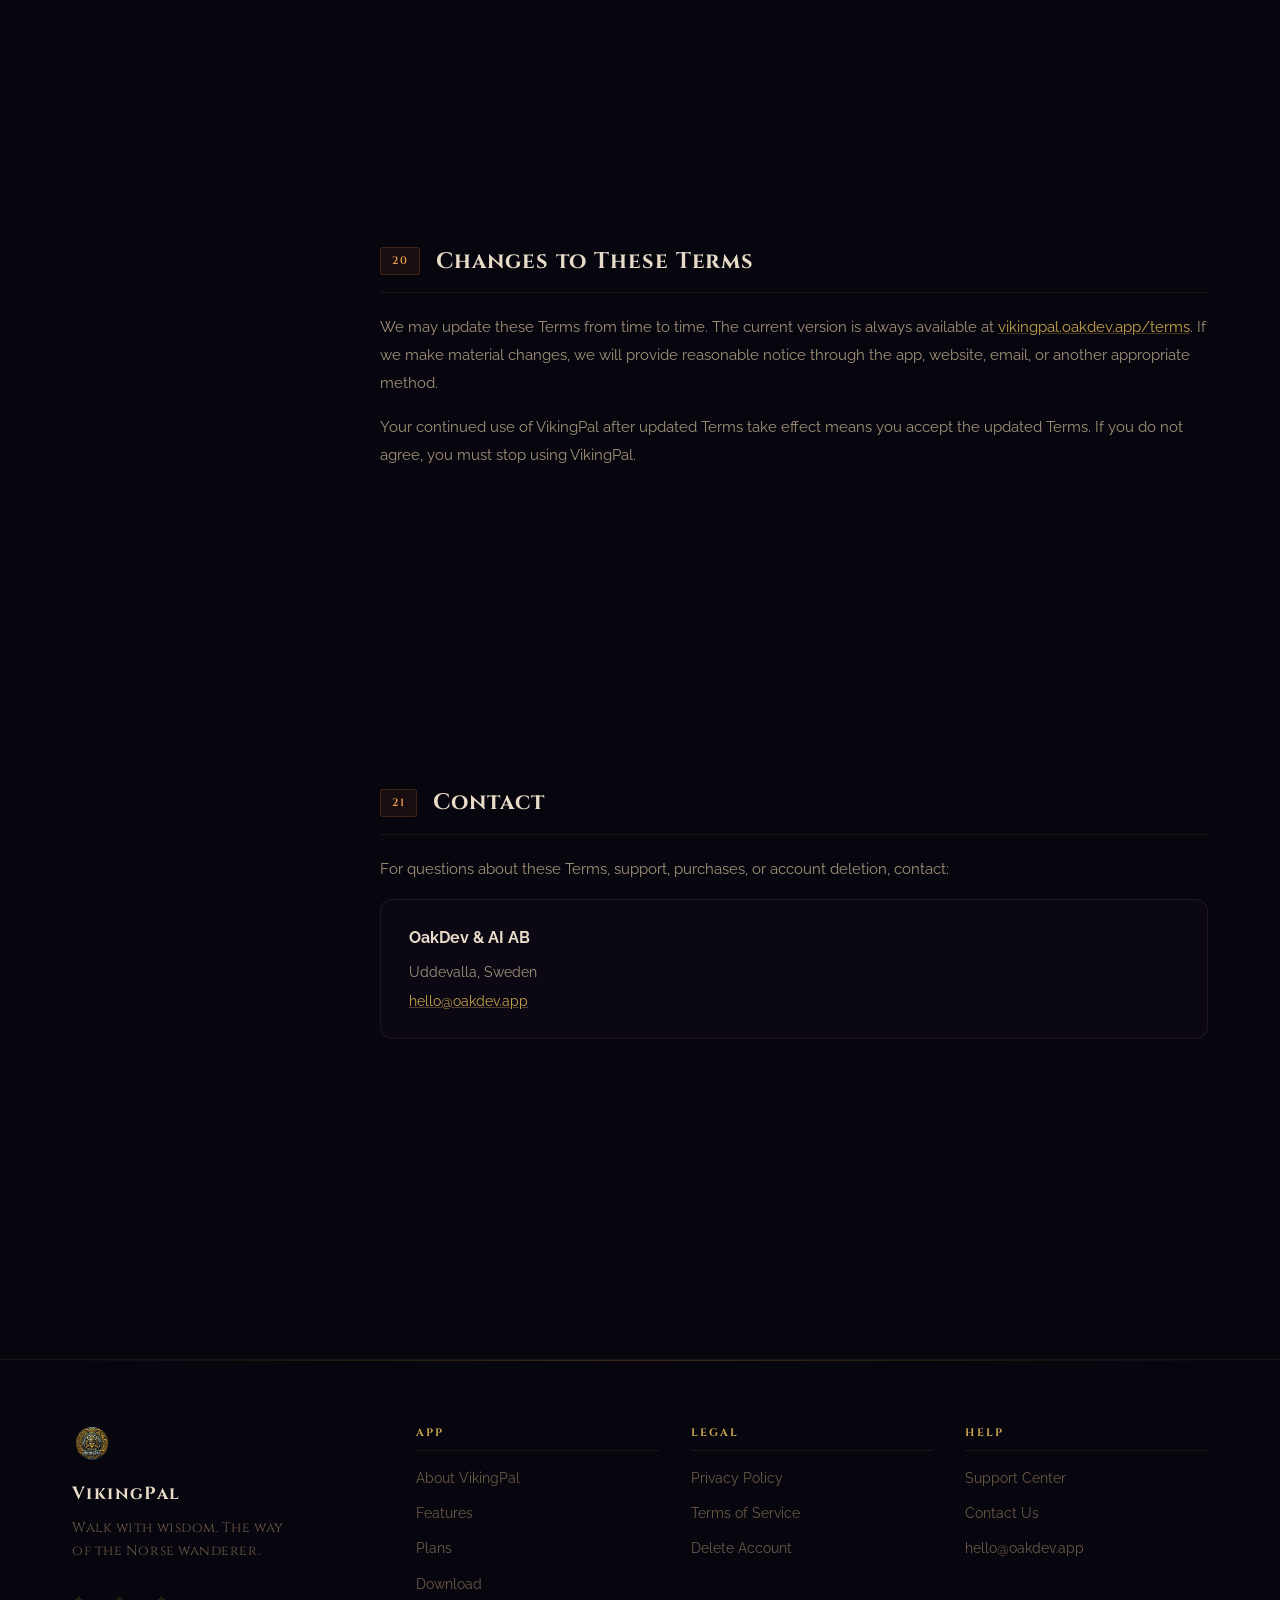
<file: terms/index.html>
<!DOCTYPE html>
<html lang="en">
<head>
  <meta charset="UTF-8">
  <meta name="viewport" content="width=device-width, initial-scale=1.0">
  <title>Terms of Service - VikingPal</title>
  <meta name="description" content="Terms of Service for VikingPal by OakDev &amp; AI AB, covering app use, accounts, AI guidance, one-time purchases, runes, advertising, acceptable use, and legal terms.">
  <meta name="theme-color" content="#07050e">
  <meta name="robots" content="index, follow">
  <meta name="base-url" content="..">
  <link rel="canonical" href="https://vikingpal.oakdev.app/terms">
  <meta property="og:title" content="Terms of Service - VikingPal">
  <meta property="og:description" content="The agreement that governs your use of VikingPal, including Hrafnlaus, Ragnarök, runes, ads, AI guidance, and account rules.">
  <meta property="og:type" content="website">
  <link rel="icon" type="image/png" href="../assets/mainlogo.png">
  <link rel="preconnect" href="https://fonts.googleapis.com">
  <link rel="preconnect" href="https://fonts.gstatic.com" crossorigin>
  <link href="https://fonts.googleapis.com/css2?family=Cinzel+Decorative:wght@400;700;900&family=Cinzel:wght@400;500;600;700&family=Raleway:wght@300;400;500;600;700&display=swap" rel="stylesheet">
  <link rel="stylesheet" href="../css/styles.css">
  <link rel="stylesheet" href="../css/legal.css">
</head>
<body>

  <canvas class="ember-canvas" id="emberCanvas" aria-hidden="true"></canvas>

  <nav class="nav nav--scrolled" id="nav" role="navigation" aria-label="Main">
    <div class="nav__container">
      <a href="/" class="nav__logo" aria-label="VikingPal - Home">
        <img src="../assets/mainlogo-transparant.png" alt="VikingPal" class="nav__logo-img">
        <span class="nav__logo-name">Viking<span>Pal</span></span>
      </a>
      <div class="nav__links" id="navLinks">
        <a href="/#about"    class="nav__link" data-i18n="nav.about">About</a>
        <a href="/#features" class="nav__link" data-i18n="nav.features">Features</a>
        <a href="/#plans"    class="nav__link" data-i18n="nav.plans">Plans</a>
        <a href="/support"   class="nav__link" data-i18n="nav.support">Support</a>
      </div>
      <div class="nav__right">
        <div class="nav__lang" id="langSwitcher">
          <button class="nav__lang-btn" id="langBtn" aria-haspopup="true" aria-expanded="false">
            <span class="lang-flag" id="langFlag">&#127468;&#127463;</span>
            <span class="lang-code" id="langCode">EN</span>
            <span class="lang-chevron" aria-hidden="true">&#9662;</span>
          </button>
          <div class="nav__lang-dropdown" id="langDropdown" role="listbox" aria-label="Select language">
            <button class="nav__lang-option active" data-lang="en" role="option" aria-selected="true">
              <span class="opt-flag">&#127468;&#127463;</span><span class="opt-name">English</span>
            </button>
          </div>
        </div>
        <a href="/#download" class="btn btn--gold nav__cta" data-i18n="nav.download">Download</a>
        <button class="nav__hamburger" id="hamburger" aria-label="Open menu" aria-expanded="false">
          <span></span><span></span><span></span>
        </button>
      </div>
    </div>
  </nav>

  <header class="page-hero" aria-label="Terms of Service">
    <div class="container">
      <span class="page-hero__ornament" aria-hidden="true">&#5869; &nbsp; &#5869; &nbsp; &#5869;</span>
      <p class="page-hero__label">Legal &middot; Terms</p>
      <h1 class="page-hero__title">Terms of <em>Service</em></h1>
      <p class="page-hero__subtitle">
        These Terms govern your access to VikingPal, including the app, website,
        accounts, AI-powered guidance, runes, one-time purchases,
        advertising, support, and related services.
      </p>
      <div class="page-hero__meta">
        <span><strong>Effective date:</strong> 10 June 2026</span>
        <span class="page-hero__meta-dot">&#5869;</span>
        <span><strong>Last updated:</strong> 10 June 2026</span>
        <span class="page-hero__meta-dot">&#5869;</span>
        <span><strong>Governing law:</strong> Sweden, subject to mandatory consumer law</span>
      </div>
    </div>
  </header>

  <div class="container">
    <div class="key-points">
      <div class="key-points__title">Key Points</div>
      <div class="key-points__grid">
        <div class="key-point"><span class="key-point__icon">01</span><div><strong>Reflection, not professional advice</strong>VikingPal provides Norse-inspired reflection and AI guidance. It is not medical, legal, financial, psychological, emergency, or crisis advice.</div></div>
        <div class="key-point"><span class="key-point__icon">02</span><div><strong>Store-managed purchases</strong>Subscriptions and in-app purchases are billed and refunded through Apple App Store or Google Play, unless mandatory law says otherwise.</div></div>
        <div class="key-point"><span class="key-point__icon">03</span><div><strong>Runes are virtual items</strong>Runes, themes, and entitlements are limited digital rights for use inside VikingPal. They have no cash value.</div></div>
        <div class="key-point"><span class="key-point__icon">04</span><div><strong>No misuse</strong>You may not scrape, reverse engineer, bypass payments, abuse AI features, or use VikingPal unlawfully.</div></div>
        <div class="key-point"><span class="key-point__icon">05</span><div><strong>Consumer rights stay intact</strong>Nothing in these Terms removes mandatory consumer, privacy, or statutory rights that cannot legally be waived.</div></div>
        <div class="key-point"><span class="key-point__icon">06</span><div><strong>Privacy is part of the deal</strong>Our Privacy Policy explains how we process account data, prompts, journal content, ads, diagnostics, purchases, and support requests.</div></div>
      </div>
    </div>

    <div class="legal-wrap">
      <aside class="legal-toc" aria-label="Table of contents">
        <div class="legal-toc__title">Contents</div>
        <ol>
          <li><a href="#sec-acceptance">Acceptance</a></li>
          <li><a href="#sec-provider">Provider</a></li>
          <li><a href="#sec-service">Service</a></li>
          <li><a href="#sec-eligibility">Eligibility</a></li>
          <li><a href="#sec-accounts">Accounts</a></li>
          <li><a href="#sec-ai">AI Guidance</a></li>
          <li><a href="#sec-content">Your Content</a></li>
          <li><a href="#sec-purchases">Purchases</a></li>
          <li><a href="#sec-runes">Runes</a></li>
          <li><a href="#sec-ads">Ads</a></li>
          <li><a href="#sec-use">Acceptable Use</a></li>
          <li><a href="#sec-ip">Intellectual Property</a></li>
          <li><a href="#sec-third">Third Parties</a></li>
          <li><a href="#sec-availability">Availability</a></li>
          <li><a href="#sec-disclaimers">Disclaimers</a></li>
          <li><a href="#sec-liability">Liability</a></li>
          <li><a href="#sec-termination">Termination</a></li>
          <li><a href="#sec-stores">App Stores</a></li>
          <li><a href="#sec-law">Law &amp; Disputes</a></li>
          <li><a href="#sec-changes">Changes</a></li>
          <li><a href="#sec-contact">Contact</a></li>
        </ol>
      </aside>

      <article class="legal-content">

        <div class="legal-updated">
          <span class="legal-updated__icon">i</span>
          <span>These Terms were last updated on <strong>10 June 2026</strong>. Please read them together with the <a href="/privacy">Privacy Policy</a>.</span>
        </div>

        <section class="legal-section" id="sec-acceptance">
          <div class="legal-section__header">
            <span class="legal-section__num">01</span>
            <h2>Acceptance of Terms</h2>
          </div>
          <p>By downloading, installing, accessing, or using VikingPal, you agree to these Terms of Service ("Terms") and our <a href="/privacy">Privacy Policy</a>. If you do not agree, do not use VikingPal.</p>
          <p>These Terms apply to the VikingPal mobile application, website, support channels, account services, in-app purchases, virtual items, AI-powered guidance, and related services (together, the "Service").</p>
          <p>If you use VikingPal on behalf of a company or organization, you confirm that you have authority to bind that organization, and "you" includes that organization.</p>
        </section>

        <section class="legal-section" id="sec-provider">
          <div class="legal-section__header">
            <span class="legal-section__num">02</span>
            <h2>Service Provider</h2>
          </div>
          <p>VikingPal is provided by:</p>
          <address class="legal-address">
            <strong>OakDev &amp; AI AB</strong>
            Uddevalla, Sweden<br>
            Email: <a href="mailto:hello@oakdev.app">hello@oakdev.app</a>
          </address>
          <p>References to "VikingPal," "we," "us," or "our" mean OakDev &amp; AI AB unless the context clearly refers to the app itself.</p>
        </section>

        <section class="legal-section" id="sec-service">
          <div class="legal-section__header">
            <span class="legal-section__num">03</span>
            <h2>The Service</h2>
          </div>
          <p>VikingPal is a Norse-inspired guidance and reflection app rooted in Asa tro themes, mythology, rune symbolism, and personal reflection. Features may include:</p>
          <ul>
            <li>Hall of Gods and god-specific sanctums.</li>
            <li>Reflection doors, personal prompts, saved guidance, ritual journal, lore, saga figures, and chants.</li>
            <li>Ask VikingPal, Gods Council, Daily Rune Cast, daily quests, and related AI-powered or generated features.</li>
            <li>Rune balances, starter runes, purchased runes, ad-supported access, Hrafnlaus ad-free entitlements, and the Ragnar&ouml;k theme.</li>
            <li>Support, account management, account deletion, purchase restoration, language settings, diagnostics, and app updates.</li>
          </ul>
          <p>Feature names, availability, prices, entitlements, content, wording, supported languages, and platform behavior may change over time. Some features may be available only in certain countries, on certain platforms, or for users with specific entitlements.</p>
        </section>

        <section class="legal-section" id="sec-eligibility">
          <div class="legal-section__header">
            <span class="legal-section__num">04</span>
            <h2>Eligibility and Age</h2>
          </div>
          <p>You must be at least 13 years old to use VikingPal. If the law in your country requires a higher age for digital services or consent, that higher age applies unless your parent or legal guardian has reviewed these Terms and permitted your use.</p>
          <p>You may not use VikingPal if you are prohibited from using the Service under applicable law, sanctions, export control rules, app store rules, or these Terms.</p>
        </section>

        <section class="legal-section" id="sec-accounts">
          <div class="legal-section__header">
            <span class="legal-section__num">05</span>
            <h2>Accounts and Security</h2>
          </div>
          <p>You may need an account to use certain features, sync progress, save content, manage runes, or restore purchases. You agree to provide accurate information and keep your account credentials secure.</p>
          <ul>
            <li>You are responsible for activity under your account unless caused by our breach of these Terms or applicable law.</li>
            <li>You must not share, sell, transfer, or sublicense your account.</li>
            <li>You must notify us promptly at <a href="mailto:hello@oakdev.app">hello@oakdev.app</a> if you suspect unauthorized access.</li>
            <li>You are responsible for maintaining access to the email, Apple account, Google account, or other sign-in method connected to your account.</li>
          </ul>
          <p>You may delete your VikingPal account in the app or by following the instructions at <a href="/delete-account">vikingpal.oakdev.app/delete-account</a>. Deleting your VikingPal account does not automatically restore or refund prior in-app purchases. Purchase restoration and refunds are handled through Apple App Store or Google Play according to their rules.</p>
        </section>

        <section class="legal-section" id="sec-ai">
          <div class="legal-section__header">
            <span class="legal-section__num">06</span>
            <h2>AI Guidance, No Professional Advice</h2>
          </div>
          <div class="legal-highlight legal-highlight--gold">
            <strong>Use judgment.</strong> VikingPal provides spiritual, mythic, and reflective content. It is not a substitute for a doctor, therapist, lawyer, financial adviser, clergy member, emergency service, or other qualified professional.
          </div>
          <p>Some VikingPal responses are generated or assisted by AI systems. AI output can be wrong, incomplete, outdated, unsuitable, repetitive, biased, unsafe, or inconsistent. Similar or identical output may be generated for other users.</p>
          <p>You agree not to rely on VikingPal for emergency, medical, mental health, self-harm, legal, financial, safety, or other high-stakes decisions. In an emergency or crisis, contact local emergency services or an appropriate professional immediately.</p>
          <p>We may moderate, limit, refuse, log, review, or block prompts and outputs where needed for safety, abuse prevention, legal compliance, debugging, or service operation. We do not guarantee that any output will match your expectations, beliefs, tradition, worldview, or desired outcome.</p>
        </section>

        <section class="legal-section" id="sec-content">
          <div class="legal-section__header">
            <span class="legal-section__num">07</span>
            <h2>Your Content</h2>
          </div>
          <p>"Your Content" means prompts, questions, journal entries, notes, support messages, screenshots, feedback, and other material you submit to VikingPal. You keep ownership of Your Content, subject to the rights you grant us below.</p>
          <p>You grant OakDev &amp; AI AB a limited, worldwide, non-exclusive, royalty-free license to host, store, process, transmit, display back to you, generate output from, back up, secure, debug, and otherwise use Your Content only as needed to provide, maintain, protect, and improve VikingPal, comply with law, and enforce these Terms.</p>
          <p>You are responsible for Your Content. You must not submit content that is unlawful, infringing, abusive, exploitative, hateful, threatening, harassing, deceptive, malicious, or that violates another person's privacy or rights. Do not submit secrets, passwords, payment credentials, government IDs, health records, or information you are not allowed to share.</p>
          <p>If you send feedback, suggestions, bug reports, feature ideas, or similar input, we may use it without restriction or compensation, but we will handle personal data according to the Privacy Policy.</p>
        </section>

        <section class="legal-section" id="sec-purchases">
          <div class="legal-section__header">
            <span class="legal-section__num">08</span>
            <h2>Purchases, Billing, and Refunds</h2>
          </div>
          <h3>Plans and entitlements</h3>
          <ul>
            <li><strong>Wanderer:</strong> A free, ad-supported tier that may include starter runes, core features, reflection doors, and other free functionality.</li>
            <li><strong>Hrafnlaus:</strong> A one-time purchase that permanently removes advertising from the app.</li>
            <li><strong>Ragnar&ouml;k:</strong> A one-time purchase that may unlock ad-free access, a theme, rune bonuses, or other stated digital benefits.</li>
            <li><strong>Rune packs or other in-app purchases:</strong> Paid virtual items or digital entitlements for use inside VikingPal.</li>
          </ul>
          <p>VikingPal does not sell subscriptions. All paid offerings are one-time in-app purchases or consumable rune top-ups unless the purchase screen states otherwise. Actual prices, taxes, currencies, included features, and product descriptions are shown in the app store, purchase screen, or app at the time of purchase. If there is a conflict between marketing text and the purchase confirmation screen, the purchase confirmation screen controls, subject to mandatory law.</p>

          <h3>Billing through Apple and Google</h3>
          <p>In-app purchases are generally processed by Apple App Store or Google Play. Your purchase is also subject to the applicable platform's terms, payment rules, refund rules, and purchase restoration tools. We do not store your full payment card details.</p>

          <h3>One-time purchases and restoration</h3>
          <p>Hrafnlaus and Ragnar&ouml;k are one-time purchases. They do not renew automatically. You may restore eligible purchases through the app or the platform that sold them, subject to Apple or Google rules and your account history.</p>
          <p>Uninstalling VikingPal or deleting your VikingPal account does not remove your purchase history from Apple or Google. Restoration after account deletion may require the same store account that originally made the purchase.</p>

          <h3>Refunds</h3>
          <p>Refunds for App Store or Google Play purchases must normally be requested from Apple or Google. We may assist with support information, but we generally cannot issue platform refunds directly. Nothing in these Terms limits mandatory refund, cancellation, withdrawal, or consumer rights that apply in your country.</p>

          <h3>Promotions and price changes</h3>
          <p>Discounts, promotional runes, or bonus entitlements may be limited by region, account, platform, time, eligibility, or quantity. We may change prices for future purchases. Platform rules and applicable law determine refund and restoration rights.</p>
        </section>

        <section class="legal-section" id="sec-runes">
          <div class="legal-section__header">
            <span class="legal-section__num">09</span>
            <h2>Runes and Virtual Items</h2>
          </div>
          <p>Runes, starter runes, purchased runes, bonus runes, themes, ad-free status, badges, lore unlocks, and similar items are digital entitlements for use only inside VikingPal. They are not money, stored value, currency, gift cards, property, investment assets, or redeemable balances.</p>
          <ul>
            <li>Runes have no cash value and cannot be redeemed for cash.</li>
            <li>Runes and virtual items are personal, non-transferable, non-sublicensable, and may not be sold, traded, or exchanged outside VikingPal.</li>
            <li>We may correct rune balances or entitlements affected by bugs, fraud, refund reversals, chargebacks, abuse, platform errors, or technical issues.</li>
            <li>Free, promotional, starter, or bonus runes may expire, be limited, or be removed if misused, unless prohibited by law.</li>
            <li>Purchased entitlements may be lost if you delete your account, lose access to the linked app store account, or violate these Terms, subject to mandatory consumer rights and platform restoration rules.</li>
          </ul>
        </section>

        <section class="legal-section" id="sec-ads">
          <div class="legal-section__header">
            <span class="legal-section__num">10</span>
            <h2>Advertising</h2>
          </div>
          <p>The free tier may show advertising. Ads may be delivered by third-party ad networks and may be personalized or non-personalized depending on your consent, device settings, app settings, region, age eligibility, and platform rules.</p>
          <p>You must not manipulate ad impressions, clicks, rewards, identifiers, consent signals, or ad delivery. If you purchase or receive an ad-free entitlement, it applies only to VikingPal features and platforms covered by that entitlement and may not remove messages required for security, account, legal, purchase, or service operation.</p>
        </section>

        <section class="legal-section" id="sec-use">
          <div class="legal-section__header">
            <span class="legal-section__num">11</span>
            <h2>Acceptable Use</h2>
          </div>
          <p>You agree not to:</p>
          <ul>
            <li>Use VikingPal unlawfully, deceptively, harmfully, or in violation of another person's rights.</li>
            <li>Use the Service for emergency, high-stakes, professional, or regulated advice.</li>
            <li>Reverse engineer, decompile, disassemble, copy, scrape, crawl, index, extract, or attempt to discover source code, prompts, models, datasets, systems, or non-public content, except where law expressly allows.</li>
            <li>Bypass paywalls, rune costs, ads, rate limits, security controls, consent controls, or purchase validation.</li>
            <li>Use bots, scripts, emulators, modified clients, automated requests, or load testing without our written permission.</li>
            <li>Interfere with, disrupt, overload, or compromise the Service or another user's account.</li>
            <li>Upload malware, exploit code, spam, phishing content, or content designed to extract private data.</li>
            <li>Use VikingPal output to train competing AI systems or create a substantially similar service without our permission.</li>
            <li>Misrepresent that VikingPal output is human professional advice or that it has been endorsed by OakDev &amp; AI AB for a specific decision.</li>
            <li>Resell, sublicense, rent, share, or commercially exploit the Service except as expressly permitted by us.</li>
          </ul>
        </section>

        <section class="legal-section" id="sec-ip">
          <div class="legal-section__header">
            <span class="legal-section__num">12</span>
            <h2>Intellectual Property</h2>
          </div>
          <p>VikingPal, including the app, website, software, design, interface, branding, names, logos, artwork, original text, generated feature structure, prompts, compiled content, and trade dress, is owned by OakDev &amp; AI AB or its licensors and is protected by copyright, trademark, database, trade secret, and other laws.</p>
          <p>Subject to these Terms, we grant you a limited, personal, revocable, non-exclusive, non-transferable license to use VikingPal for personal, non-commercial purposes on devices you own or control, as permitted by the applicable app store rules.</p>
          <p>Norse myths, sagas, deity names, runes, and public-domain historical material may belong to cultural tradition or the public domain. We do not claim ownership over historical Norse tradition itself. We do own VikingPal's original selection, arrangement, wording, design, interpretations, app experiences, branding, and software.</p>
          <p>You may not remove copyright notices, copy substantial parts of the Service, use VikingPal branding in a misleading way, or imply endorsement by OakDev &amp; AI AB without written permission.</p>
        </section>

        <section class="legal-section" id="sec-third">
          <div class="legal-section__header">
            <span class="legal-section__num">13</span>
            <h2>Third-Party Services</h2>
          </div>
          <p>VikingPal may rely on third-party services such as Firebase, Google Cloud, Apple App Store, Google Play, advertising partners, AI model providers, hosting providers, analytics, crash reporting, support email, device operating systems, and app store infrastructure.</p>
          <p>Third-party services may have their own terms, privacy policies, data practices, availability limits, age rules, payment rules, and dispute processes. We are not responsible for third-party services that we do not control, except where applicable law says otherwise.</p>
        </section>

        <section class="legal-section" id="sec-availability">
          <div class="legal-section__header">
            <span class="legal-section__num">14</span>
            <h2>Availability, Updates, and Changes to Features</h2>
          </div>
          <p>We aim to keep VikingPal available, but we do not guarantee uninterrupted, error-free, or permanent availability. The Service may be interrupted by maintenance, updates, outages, security issues, provider downtime, app store review, legal changes, abuse prevention, or events outside our control.</p>
          <p>We may add, change, suspend, restrict, or discontinue features, content, plans, supported platforms, languages, prices, ads, rune behavior, AI providers, or technical requirements. If a change materially affects a paid entitlement during an active paid period, we will handle it in a way that respects applicable law and platform rules.</p>
          <p>You are responsible for installing updates where needed. Older versions may stop working if required for security, compatibility, compliance, or service operation.</p>
        </section>

        <section class="legal-section" id="sec-disclaimers">
          <div class="legal-section__header">
            <span class="legal-section__num">15</span>
            <h2>Disclaimers</h2>
          </div>
          <div class="legal-highlight legal-highlight--gold">
            <strong>As available.</strong> To the maximum extent permitted by law, VikingPal is provided "as is" and "as available" without warranties of merchantability, fitness for a particular purpose, non-infringement, accuracy, availability, or uninterrupted operation.
          </div>
          <p>We do not warrant that VikingPal will meet your expectations, produce any specific spiritual or personal outcome, preserve every item of content forever, be compatible with every device, be free from bugs, or that AI output will be correct or safe for your situation.</p>
          <p>Nothing in these Terms excludes warranties, remedies, or rights that cannot be excluded under mandatory consumer law.</p>
        </section>

        <section class="legal-section" id="sec-liability">
          <div class="legal-section__header">
            <span class="legal-section__num">16</span>
            <h2>Limitation of Liability</h2>
          </div>
          <p>To the maximum extent permitted by applicable law, OakDev &amp; AI AB and its directors, employees, contractors, suppliers, and licensors will not be liable for indirect, incidental, special, consequential, exemplary, or punitive damages; loss of profits, revenue, goodwill, data, content, device access, or business opportunity; or damages arising from reliance on AI output or reflective content.</p>
          <p>To the maximum extent permitted by law, our total aggregate liability for claims arising from or relating to VikingPal or these Terms will not exceed the greater of: (a) the amount you paid to OakDev &amp; AI AB through VikingPal in the 12 months before the event giving rise to the claim; or (b) SEK 500.</p>
          <p>These limits do not apply to liability that cannot legally be limited, including liability for death or personal injury caused by negligence where applicable, fraud, intentional misconduct, gross negligence where it cannot be limited, or mandatory consumer rights.</p>
        </section>

        <section class="legal-section" id="sec-termination">
          <div class="legal-section__header">
            <span class="legal-section__num">17</span>
            <h2>Suspension and Termination</h2>
          </div>
          <p>You may stop using VikingPal at any time and may delete your account through the app or by following the instructions on our <a href="/delete-account">Delete Account</a> page.</p>
          <p>We may suspend, restrict, or terminate access to VikingPal if we reasonably believe you violated these Terms, created security risk, misused purchases or ads, infringed rights, created legal exposure, attempted fraud, or used the Service in a harmful way. Where practical and lawful, we will give notice or an opportunity to appeal.</p>
          <p>Termination ends your license to use VikingPal. Provisions that by their nature should survive termination will survive, including intellectual property, purchase records, disclaimers, liability limits, dispute terms, and payment obligations.</p>
        </section>

        <section class="legal-section" id="sec-stores">
          <div class="legal-section__header">
            <span class="legal-section__num">18</span>
            <h2>App Store Terms</h2>
          </div>
          <h3>Apple App Store</h3>
          <p>If you download VikingPal from the Apple App Store, these Terms are between you and OakDev &amp; AI AB, not Apple. Apple is not responsible for VikingPal, maintenance, support, warranties, claims, product liability, intellectual property claims, or legal compliance, except where Apple platform rules or mandatory law say otherwise.</p>
          <p>You may use VikingPal only on Apple-branded products that you own or control and as permitted by Apple's usage rules. Apple and Apple's subsidiaries are third-party beneficiaries of these Terms and may enforce these Terms against you as they relate to your iOS use of VikingPal.</p>
          <p>You represent that you are not located in a country subject to a U.S. government embargo or designated by the U.S. government as a "terrorist supporting" country, and that you are not listed on any U.S. government prohibited or restricted party list, to the extent this representation is required by Apple rules.</p>

          <h3>Google Play</h3>
          <p>If you download VikingPal from Google Play, your use is also subject to Google Play's applicable terms, policies, payment rules, refund rules, and family/payment settings.</p>
        </section>

        <section class="legal-section" id="sec-law">
          <div class="legal-section__header">
            <span class="legal-section__num">19</span>
            <h2>Governing Law and Disputes</h2>
          </div>
          <p>These Terms are governed by Swedish law, excluding conflict-of-law rules, unless mandatory consumer protection law in your country of residence requires otherwise.</p>
          <p>If you are a consumer, you may bring claims in the courts available under mandatory consumer law. Otherwise, disputes will be handled by the competent Swedish courts.</p>
          <p>Before filing a claim, please contact us at <a href="mailto:hello@oakdev.app">hello@oakdev.app</a> so we can try to resolve the issue informally. Swedish consumers may also contact the National Board for Consumer Disputes (ARN) at <a href="https://www.arn.se" target="_blank" rel="noopener">arn.se</a>, where eligible consumer disputes can be reviewed.</p>
        </section>

        <section class="legal-section" id="sec-changes">
          <div class="legal-section__header">
            <span class="legal-section__num">20</span>
            <h2>Changes to These Terms</h2>
          </div>
          <p>We may update these Terms from time to time. The current version is always available at <a href="/terms">vikingpal.oakdev.app/terms</a>. If we make material changes, we will provide reasonable notice through the app, website, email, or another appropriate method.</p>
          <p>Your continued use of VikingPal after updated Terms take effect means you accept the updated Terms. If you do not agree, you must stop using VikingPal.</p>
        </section>

        <section class="legal-section" id="sec-contact">
          <div class="legal-section__header">
            <span class="legal-section__num">21</span>
            <h2>Contact</h2>
          </div>
          <p>For questions about these Terms, support, purchases, or account deletion, contact:</p>
          <address class="legal-address">
            <strong>OakDev &amp; AI AB</strong>
            Uddevalla, Sweden<br>
            <a href="mailto:hello@oakdev.app">hello@oakdev.app</a>
          </address>
        </section>

      </article>
    </div>
  </div>

  <footer class="footer" role="contentinfo">
    <div class="container">
      <div class="footer__top">
        <div class="footer__brand">
          <img src="../assets/mainlogo-transparant.png" alt="VikingPal" class="footer__logo">
          <div class="footer__brand-name">VikingPal</div>
          <p class="footer__tagline" data-i18n="footer.tagline">Walk with wisdom. The way of the Norse wanderer.</p>
          <span class="footer__rune" aria-hidden="true">&#5869; &#5869; &#5869;</span>
        </div>
        <nav class="footer__links" aria-label="Footer navigation">
          <div class="footer__col">
            <span class="footer__col-title" data-i18n="footer.col1">App</span>
            <a href="/#about"    data-i18n="footer.about">About VikingPal</a>
            <a href="/#features" data-i18n="footer.features">Features</a>
            <a href="/#plans"    data-i18n="footer.plans">Plans</a>
            <a href="/#download" data-i18n="footer.dl">Download</a>
          </div>
          <div class="footer__col">
            <span class="footer__col-title" data-i18n="footer.col2">Legal</span>
            <a href="/privacy"        data-i18n="footer.privacy">Privacy Policy</a>
            <a href="/terms"          data-i18n="footer.terms">Terms of Service</a>
            <a href="/delete-account" data-i18n="footer.delete">Delete Account</a>
          </div>
          <div class="footer__col">
            <span class="footer__col-title" data-i18n="footer.col3">Help</span>
            <a href="/support"         data-i18n="footer.support_center">Support Center</a>
            <a href="/support#contact" data-i18n="footer.contact">Contact Us</a>
            <a href="mailto:hello@oakdev.app" class="footer__email">hello@oakdev.app</a>
          </div>
        </nav>
      </div>
      <div class="footer__bottom">
        <p>&copy; <span id="copyrightYear">2026</span> OakDev &amp; AI AB. All rights reserved.</p>
        <div class="footer__bottom-links">
          <a href="/privacy"        data-i18n="footer.privacy">Privacy</a>
          <a href="/terms"          data-i18n="footer.terms">Terms</a>
          <a href="/support"        data-i18n="footer.support_center">Support</a>
          <a href="/delete-account" data-i18n="footer.delete">Delete Account</a>
        </div>
      </div>
    </div>
  </footer>

  <script>document.getElementById('copyrightYear').textContent = new Date().getFullYear();</script>
  <script src="../js/i18n.js"></script>
</body>
</html>
</file>
<file: css/styles.css>
/* ============================================================
   VIKINGPAL — Norse Guidance App
   Website Stylesheet · OakDev & AI AB © 2026
   Norse / Valhalla Design Language
   ============================================================ */

/* ===== GOOGLE FONTS ===== */
@import url('https://fonts.googleapis.com/css2?family=Cinzel+Decorative:wght@400;700;900&family=Cinzel:wght@400;500;600;700&family=Raleway:wght@300;400;500;600;700&display=swap');

/* ===== RESET ===== */
*, *::before, *::after { box-sizing: border-box; margin: 0; padding: 0; }
html { scroll-behavior: smooth; font-size: 16px; }
body { font-family: var(--font-body); background-color: var(--color-bg); color: var(--color-text); line-height: 1.65; overflow-x: hidden; }
img  { max-width: 100%; height: auto; display: block; }
a    { text-decoration: none; color: inherit; transition: var(--transition); }
ul   { list-style: none; }
button { font-family: inherit; cursor: pointer; border: none; background: none; }

/* ===== CUSTOM PROPERTIES ===== */
:root {
  /* ── Backgrounds ── */
  --color-bg:      #07050e;
  --color-bg-2:    #0f0b1a;
  --color-bg-3:    #050308;
  --color-bg-card: rgba(18, 13, 28, 0.65);

  /* ── Norse Gold ── */
  --color-gold:        #c8a44a;
  --color-gold-bright: #f0cc70;
  --color-gold-dim:    #8a6820;
  --color-gold-glow:   rgba(200, 164, 74, 0.22);

  /* ── Viking Blood ── */
  --color-red:        #8b1c1c;
  --color-red-mid:    #b03030;
  --color-red-bright: #c84040;
  --color-red-light:  #e88080;
  --color-red-glow:   rgba(200, 64, 64, 0.20);

  /* ── Ember / Fire ── */
  --color-ember:       #e07830;
  --color-ember-bright:#f0a050;
  --color-ember-glow:  rgba(224, 120, 48, 0.20);

  /* ── Steel / Frost ── */
  --color-steel:       #4a7a9b;
  --color-steel-light: #7aabcc;

  /* ── Text ── */
  --color-text:       #e8dcc8;
  --color-text-dim:   #a09278;
  --color-text-dimmer:#6a5a48;
  --color-text-muted: #b0a090;

  /* ── Surfaces ── */
  --color-surface:      rgba(15, 11, 26, 0.60);
  --color-surface-mid:  rgba(15, 11, 26, 0.80);
  --color-surface-high: rgba(15, 11, 26, 0.92);

  /* ── Borders ── */
  --color-border:        rgba(200, 164, 74, 0.10);
  --color-border-mid:    rgba(200, 164, 74, 0.25);
  --color-border-bright: rgba(200, 164, 74, 0.50);

  /* ── Typography ── */
  --font-display: 'Cinzel Decorative', 'Cinzel', Georgia, serif;
  --font-heading: 'Cinzel', Georgia, serif;
  --font-body:    'Raleway', -apple-system, BlinkMacSystemFont, sans-serif;

  /* ── Spacing ── */
  --space-xs:  0.5rem;
  --space-sm:  1rem;
  --space-md:  1.5rem;
  --space-lg:  2rem;
  --space-xl:  3rem;
  --space-2xl: 5rem;
  --space-3xl: 8rem;

  /* ── Layout ── */
  --container: 1200px;
  --radius:    12px;
  --radius-md: 18px;
  --radius-lg: 24px;
  --radius-xl: 32px;

  /* ── Motion ── */
  --transition:      all 0.35s cubic-bezier(0.4, 0, 0.2, 1);
  --transition-slow: all 0.65s cubic-bezier(0.4, 0, 0.2, 1);

  /* ── Shadows / Glows ── */
  --glow-gold:   0 0 60px rgba(200, 164, 74, 0.25);
  --glow-red:    0 0 60px rgba(200, 64, 64, 0.22);
  --glow-ember:  0 0 60px rgba(224, 120, 48, 0.20);
  --shadow-card: 0 8px 48px rgba(0, 0, 0, 0.65);
  --shadow-hover:0 20px 72px rgba(0, 0, 0, 0.75);
}

/* ===== ATMOSPHERIC BACKGROUND ===== */
body::before {
  content: '';
  position: fixed;
  inset: 0;
  background:
    radial-gradient(ellipse 75% 55% at 20% 95%,  rgba(224,120,48,0.13) 0%, transparent 55%),
    radial-gradient(ellipse 65% 50% at 80% 90%,  rgba(200,164,74,0.10) 0%, transparent 55%),
    radial-gradient(ellipse 80% 60% at 50% 50%,  rgba(139,28,28,0.07) 0%, transparent 60%),
    radial-gradient(ellipse 60% 35% at 85% 10%,  rgba(200,164,74,0.06) 0%, transparent 50%),
    radial-gradient(ellipse 50% 40% at 10% 20%,  rgba(74,122,155,0.06) 0%, transparent 50%);
  pointer-events: none;
  z-index: -3;
  will-change: transform;
  transform: translateZ(0);
}
body::after {
  content: '';
  position: fixed;
  top: 0; left: 0; right: 0;
  height: 420px;
  background: linear-gradient(180deg,
    rgba(5, 3, 10, 0.80) 0%,
    rgba(5, 3, 10, 0.25) 60%,
    transparent 100%);
  pointer-events: none;
  z-index: -2;
}

/* ===== EMBER CANVAS ===== */
.ember-canvas {
  position: fixed;
  inset: 0;
  pointer-events: none;
  z-index: -1;
  opacity: 0.75;
}

/* ===== CONTAINER ===== */
.container {
  max-width: var(--container);
  margin: 0 auto;
  padding: 0 2rem;
}

/* ===== TYPOGRAPHY ===== */
.display-title {
  font-family: var(--font-display);
  font-size: clamp(2.4rem, 6vw, 5rem);
  font-weight: 900;
  color: var(--color-text);
  line-height: 1.1;
  letter-spacing: 0.02em;
}
.section-title {
  font-family: var(--font-heading);
  font-size: clamp(1.8rem, 4vw, 2.8rem);
  font-weight: 700;
  color: var(--color-text);
  line-height: 1.2;
  letter-spacing: 0.04em;
}
.section-title em,
.display-title em {
  font-style: normal;
  background: linear-gradient(135deg, var(--color-gold-bright), var(--color-gold), var(--color-ember));
  -webkit-background-clip: text;
  -webkit-text-fill-color: transparent;
  background-clip: text;
}
.section-copy {
  font-size: 1.05rem;
  color: var(--color-text-dim);
  line-height: 1.85;
  max-width: 620px;
}
.eyebrow {
  display: inline-flex;
  align-items: center;
  gap: 0.6rem;
  font-family: var(--font-heading);
  font-size: 0.72rem;
  font-weight: 600;
  letter-spacing: 0.28em;
  text-transform: uppercase;
  color: var(--color-gold);
  margin-bottom: 1.25rem;
}
.eyebrow::before {
  content: '';
  display: block;
  width: 24px;
  height: 1px;
  background: var(--color-gold);
  opacity: 0.6;
}

/* ===== BUTTONS ===== */
.btn {
  display: inline-flex;
  align-items: center;
  justify-content: center;
  gap: 0.75rem;
  padding: 0.9rem 2.2rem;
  border-radius: 4px;
  font-family: var(--font-heading);
  font-weight: 600;
  font-size: 0.88rem;
  letter-spacing: 0.1em;
  text-transform: uppercase;
  transition: var(--transition);
  cursor: pointer;
  position: relative;
  overflow: hidden;
}
.btn::after {
  content: '';
  position: absolute;
  inset: 0;
  background: rgba(255,255,255,0.06);
  opacity: 0;
  transition: opacity 0.2s;
}
.btn:hover::after { opacity: 1; }

.btn--gold {
  background: linear-gradient(135deg, var(--color-gold-bright), var(--color-gold));
  color: #1a0e00;
  box-shadow: 0 4px 28px var(--color-gold-glow);
  clip-path: polygon(8px 0%, 100% 0%, calc(100% - 8px) 100%, 0% 100%);
}
.btn--gold:hover {
  transform: translateY(-2px);
  box-shadow: 0 10px 40px rgba(200,164,74,0.45);
}

.btn--outline {
  background: transparent;
  border: 1px solid var(--color-border-mid);
  color: var(--color-text-dim);
  clip-path: polygon(8px 0%, 100% 0%, calc(100% - 8px) 100%, 0% 100%);
}
.btn--outline:hover {
  border-color: var(--color-gold);
  color: var(--color-gold);
  transform: translateY(-2px);
}

.btn--red {
  background: linear-gradient(135deg, var(--color-red-bright), var(--color-red));
  color: var(--color-text);
  box-shadow: 0 4px 24px var(--color-red-glow);
  clip-path: polygon(8px 0%, 100% 0%, calc(100% - 8px) 100%, 0% 100%);
}
.btn--red:hover {
  transform: translateY(-2px);
  box-shadow: 0 8px 36px rgba(200,64,64,0.40);
}

.btn--store {
  background: rgba(255,255,255,0.05);
  border: 1px solid rgba(200,164,74,0.20);
  color: var(--color-text);
  padding: 0.8rem 1.8rem;
  border-radius: var(--radius);
  clip-path: none;
  letter-spacing: 0.04em;
}
.btn--store:hover {
  background: rgba(200,164,74,0.10);
  border-color: rgba(200,164,74,0.40);
  transform: translateY(-2px);
}

/* ===== PANEL (card) ===== */
.panel {
  background: var(--color-bg-card);
  border: 1px solid var(--color-border);
  border-radius: var(--radius-lg);
  backdrop-filter: blur(14px);
  transition: var(--transition);
}
.panel:hover {
  border-color: var(--color-border-mid);
  box-shadow: var(--shadow-card);
}

/* ===== RUNE DIVIDER ===== */
.rune-divider {
  display: flex;
  align-items: center;
  gap: 1.5rem;
  margin: 0 auto;
  justify-content: center;
  opacity: 0.35;
  padding: 1rem 0;
}
.rune-divider::before,
.rune-divider::after {
  content: '';
  flex: 1;
  height: 1px;
  background: linear-gradient(90deg, transparent, var(--color-gold), transparent);
  max-width: 160px;
}
.rune-divider__glyph {
  color: var(--color-gold);
  font-family: var(--font-heading);
  font-size: 1.2rem;
  letter-spacing: 0.5em;
}

/* ===== NAVIGATION ===== */
.nav {
  position: fixed;
  top: 0; left: 0; right: 0;
  z-index: 100;
  padding: 1.4rem 0;
  transition: var(--transition-slow);
}
.nav--scrolled {
  background: rgba(7, 5, 14, 0.92);
  padding: 0.85rem 0;
  border-bottom: 1px solid var(--color-border);
  backdrop-filter: blur(18px);
}
.nav__container {
  max-width: var(--container);
  margin: 0 auto;
  padding: 0 2rem;
  display: flex;
  align-items: center;
  gap: 2rem;
}
.nav__logo {
  display: flex;
  align-items: center;
  gap: 0.65rem;
  flex-shrink: 0;
}
.nav__logo-img {
  width: 36px;
  height: 36px;
  border-radius: 8px;
}
.nav__logo-name {
  font-family: var(--font-heading);
  font-size: 1.1rem;
  font-weight: 700;
  color: var(--color-text);
  letter-spacing: 0.08em;
}
.nav__logo-name span {
  color: var(--color-gold);
}
.nav__links {
  display: flex;
  align-items: center;
  gap: 0.25rem;
  margin-left: auto;
}
.nav__link {
  font-family: var(--font-heading);
  font-size: 0.78rem;
  font-weight: 500;
  letter-spacing: 0.12em;
  text-transform: uppercase;
  color: var(--color-text-dim);
  padding: 0.5rem 0.85rem;
  border-radius: var(--radius);
  transition: var(--transition);
}
.nav__link:hover { color: var(--color-gold); }
.nav__right {
  display: flex;
  align-items: center;
  gap: 0.75rem;
  flex-shrink: 0;
}
.nav__cta {
  font-size: 0.78rem;
  padding: 0.6rem 1.4rem;
}

/* ── Language Switcher ── */
.nav__lang { position: relative; }
.nav__lang-btn {
  display: flex;
  align-items: center;
  gap: 0.35rem;
  padding: 0.45rem 0.75rem;
  border-radius: var(--radius);
  border: 1px solid var(--color-border);
  color: var(--color-text-dim);
  font-size: 0.78rem;
  font-family: var(--font-heading);
  letter-spacing: 0.08em;
  transition: var(--transition);
  background: transparent;
  cursor: pointer;
}
.nav__lang-btn:hover { border-color: var(--color-border-mid); color: var(--color-text); }
.lang-flag { font-size: 1rem; }
.lang-chevron { font-size: 0.65rem; opacity: 0.6; }
.nav__lang-dropdown {
  position: absolute;
  top: calc(100% + 8px);
  right: 0;
  background: rgba(12, 9, 20, 0.97);
  border: 1px solid var(--color-border-mid);
  border-radius: var(--radius-md);
  padding: 0.5rem;
  min-width: 170px;
  box-shadow: 0 16px 48px rgba(0,0,0,0.6);
  backdrop-filter: blur(16px);
  opacity: 0;
  transform: translateY(-6px) scale(0.97);
  pointer-events: none;
  transition: opacity 0.2s, transform 0.2s;
}
.nav__lang-dropdown.open {
  opacity: 1;
  transform: translateY(0) scale(1);
  pointer-events: all;
}
.nav__lang-option {
  display: flex;
  align-items: center;
  gap: 0.6rem;
  width: 100%;
  padding: 0.55rem 0.75rem;
  border-radius: 8px;
  font-size: 0.83rem;
  color: var(--color-text-dim);
  cursor: pointer;
  transition: var(--transition);
  background: transparent;
  border: none;
  font-family: var(--font-body);
  text-align: left;
}
.nav__lang-option:hover { background: rgba(200,164,74,0.08); color: var(--color-text); }
.nav__lang-option.active { color: var(--color-gold); }
.opt-flag { font-size: 1rem; }

/* ── Hamburger ── */
.nav__hamburger {
  display: none;
  flex-direction: column;
  gap: 5px;
  padding: 0.4rem;
  cursor: pointer;
  background: transparent;
  border: none;
}
.nav__hamburger span {
  display: block;
  width: 22px;
  height: 2px;
  background: var(--color-text-dim);
  border-radius: 2px;
  transition: var(--transition);
}
.nav__hamburger.open span:nth-child(1) { transform: translateY(7px) rotate(45deg); }
.nav__hamburger.open span:nth-child(2) { opacity: 0; }
.nav__hamburger.open span:nth-child(3) { transform: translateY(-7px) rotate(-45deg); }

/* ===== SCROLL PROGRESS ===== */
.scroll-progress {
  position: fixed;
  top: 0; left: 0;
  height: 2px;
  width: 0%;
  background: linear-gradient(90deg, var(--color-red-bright), var(--color-gold), var(--color-ember));
  z-index: 200;
  transition: width 0.1s linear;
}

/* ===== HERO ===== */
.hero-section {
  min-height: 100svh;
  display: flex;
  align-items: center;
  padding: 8rem 0 5rem;
  position: relative;
  overflow: hidden;
}

/* ── Hero decorative orbs ── */
.hero-backdrop { position: absolute; inset: 0; pointer-events: none; overflow: hidden; }
.hero-orb {
  position: absolute;
  border-radius: 50%;
  filter: blur(90px);
  opacity: 0.6;
}
.hero-orb--gold {
  width: 600px; height: 600px;
  background: radial-gradient(circle, rgba(200,164,74,0.30) 0%, transparent 70%);
  bottom: -200px; left: -100px;
  animation: orbFloat 12s ease-in-out infinite;
}
.hero-orb--ember {
  width: 500px; height: 500px;
  background: radial-gradient(circle, rgba(224,120,48,0.22) 0%, transparent 70%);
  bottom: -100px; right: -80px;
  animation: orbFloat 15s ease-in-out infinite reverse;
}
.hero-orb--steel {
  width: 400px; height: 400px;
  background: radial-gradient(circle, rgba(74,122,155,0.15) 0%, transparent 70%);
  top: 10%; right: 10%;
  animation: orbFloat 18s ease-in-out infinite 3s;
}

@keyframes orbFloat {
  0%, 100% { transform: translate(0, 0); }
  33% { transform: translate(30px, -25px); }
  66% { transform: translate(-20px, 20px); }
}

/* ── Valhalla gate decoration ── */
.hero-gate {
  position: absolute;
  top: 0; left: 50%;
  transform: translateX(-50%);
  width: 100%;
  max-width: 900px;
  height: 100%;
  pointer-events: none;
  opacity: 0.05;
}

.hero-grid {
  display: grid;
  grid-template-columns: 1fr 1fr;
  gap: 4rem;
  align-items: center;
  position: relative;
  z-index: 1;
}

.hero-copy { max-width: 560px; }

.hero-eyebrow {
  display: inline-flex;
  align-items: center;
  gap: 0.6rem;
  font-family: var(--font-heading);
  font-size: 0.7rem;
  font-weight: 600;
  letter-spacing: 0.30em;
  text-transform: uppercase;
  color: var(--color-ember-bright);
  margin-bottom: 1.5rem;
  padding: 0.4rem 1rem;
  border: 1px solid rgba(224,120,48,0.25);
  border-radius: 3px;
  background: rgba(224,120,48,0.06);
}
.hero-eyebrow .dot { width: 5px; height: 5px; border-radius: 50%; background: var(--color-ember); flex-shrink: 0; }

.hero-title {
  font-family: var(--font-display);
  font-size: clamp(2.8rem, 6.5vw, 5.5rem);
  font-weight: 900;
  line-height: 1.05;
  letter-spacing: 0.02em;
  color: var(--color-text);
  margin-bottom: 1.5rem;
}
.hero-title .text-gradient {
  background: linear-gradient(135deg, var(--color-gold-bright) 0%, var(--color-gold) 40%, var(--color-ember) 100%);
  -webkit-background-clip: text;
  -webkit-text-fill-color: transparent;
  background-clip: text;
}

.hero-desc {
  font-size: 1.1rem;
  color: var(--color-text-dim);
  line-height: 1.85;
  margin-bottom: 2.5rem;
  max-width: 480px;
}

.hero-actions {
  display: flex;
  align-items: center;
  gap: 1rem;
  flex-wrap: wrap;
  margin-bottom: 3rem;
}

.hero-proof {
  display: flex;
  align-items: center;
  gap: 2rem;
  padding-top: 2rem;
  border-top: 1px solid var(--color-border);
}
.hero-proof-item { text-align: left; }
.hero-proof-item strong {
  display: block;
  font-family: var(--font-heading);
  font-size: 1.9rem;
  font-weight: 700;
  color: var(--color-gold-bright);
  line-height: 1;
  margin-bottom: 0.2rem;
}
.hero-proof-item span {
  font-size: 0.78rem;
  color: var(--color-text-dimmer);
  letter-spacing: 0.06em;
  font-family: var(--font-heading);
  text-transform: uppercase;
}
.hero-proof-divider {
  width: 1px;
  height: 36px;
  background: var(--color-border);
  flex-shrink: 0;
}

/* ── Hero visual / shield ── */
.hero-visual {
  display: flex;
  justify-content: center;
  align-items: center;
  position: relative;
}
.hero-shield-wrap {
  position: relative;
  width: 420px;
  height: 420px;
  display: flex;
  align-items: center;
  justify-content: center;
}
.hero-shield-ring {
  position: absolute;
  inset: 0;
  animation: shieldSpin 30s linear infinite;
}
@keyframes shieldSpin {
  from { transform: rotate(0deg); }
  to   { transform: rotate(360deg); }
}
.hero-shield-ring--reverse { animation-direction: reverse; animation-duration: 45s; }

.hero-shield-glow {
  position: absolute;
  inset: 10%;
  border-radius: 50%;
  background: radial-gradient(circle, rgba(200,164,74,0.25) 0%, rgba(224,120,48,0.12) 40%, transparent 70%);
  filter: blur(20px);
  animation: glowPulse 4s ease-in-out infinite;
}
@keyframes glowPulse {
  0%, 100% { opacity: 0.7; transform: scale(1); }
  50%       { opacity: 1;   transform: scale(1.08); }
}

.hero-icon-svg {
  width: 200px;
  height: 200px;
  filter: drop-shadow(0 0 30px rgba(200,164,74,0.5));
  animation: iconFloat 6s ease-in-out infinite;
  position: relative;
  z-index: 2;
}
@keyframes iconFloat {
  0%, 100% { transform: translateY(0px); }
  50%       { transform: translateY(-12px); }
}

/* ── Floating tags ── */
.hero-tag {
  position: absolute;
  background: rgba(12, 9, 20, 0.90);
  border: 1px solid var(--color-border-mid);
  border-radius: var(--radius-md);
  padding: 0.6rem 1rem;
  backdrop-filter: blur(12px);
  display: flex;
  align-items: center;
  gap: 0.7rem;
  z-index: 3;
}
.hero-tag--top    { top: 8%; right: -8%; }
.hero-tag--bottom { bottom: 8%; left: -8%; }
.hero-tag strong {
  display: block;
  font-family: var(--font-heading);
  font-size: 0.78rem;
  color: var(--color-text);
  letter-spacing: 0.06em;
}
.hero-tag span {
  font-size: 0.72rem;
  color: var(--color-text-dimmer);
}
.hero-tag-dot {
  width: 8px;
  height: 8px;
  border-radius: 50%;
  background: var(--color-gold);
  flex-shrink: 0;
  box-shadow: 0 0 8px var(--color-gold);
  animation: tagDotPulse 2.5s ease-in-out infinite;
}
@keyframes tagDotPulse {
  0%, 100% { box-shadow: 0 0 4px var(--color-gold); }
  50%       { box-shadow: 0 0 14px var(--color-gold), 0 0 24px rgba(200,164,74,0.5); }
}

/* ===== SECTIONS ===== */
section {
  padding: var(--space-3xl) 0;
  position: relative;
}
.section-heading {
  margin-bottom: 3.5rem;
}
.section-heading.is-centered {
  text-align: center;
}
.section-heading.is-centered .section-copy {
  margin: 0 auto;
}
.section-heading .eyebrow { margin-bottom: 0.75rem; }

/* ── About grid ── */
.about-section { overflow: hidden; }
.about-intro {
  display: grid;
  grid-template-columns: 1fr 1fr;
  gap: 5rem;
  align-items: center;
  margin-bottom: 5rem;
}
.about-tagline {
  font-family: var(--font-heading);
  font-size: clamp(1.5rem, 3.5vw, 2.4rem);
  font-weight: 700;
  color: var(--color-text);
  line-height: 1.3;
  letter-spacing: 0.03em;
}
.about-tagline em {
  font-style: normal;
  color: var(--color-gold-bright);
}
.about-desc {
  font-size: 1.02rem;
  color: var(--color-text-dim);
  line-height: 1.9;
}
.about-badges {
  display: flex;
  flex-wrap: wrap;
  gap: 0.6rem;
  margin-top: 1.5rem;
}
.badge {
  display: inline-flex;
  align-items: center;
  gap: 0.4rem;
  font-family: var(--font-heading);
  font-size: 0.68rem;
  font-weight: 600;
  letter-spacing: 0.14em;
  text-transform: uppercase;
  padding: 0.35rem 0.8rem;
  border-radius: 4px;
  border: 1px solid var(--color-border-mid);
  color: var(--color-text-dimmer);
  background: rgba(255,255,255,0.025);
}
.badge--gold { border-color: rgba(200,164,74,0.35); color: var(--color-gold); background: rgba(200,164,74,0.06); }
.badge--red  { border-color: rgba(200,64,64,0.35); color: var(--color-red-light); background: rgba(200,64,64,0.06); }

.about-feature-grid {
  display: grid;
  grid-template-columns: repeat(3, 1fr);
  gap: 1.5rem;
}
.about-feature-card {
  padding: 1.8rem;
  border-radius: var(--radius-lg);
  background: var(--color-bg-card);
  border: 1px solid var(--color-border);
  transition: var(--transition);
}
.about-feature-card:hover {
  border-color: var(--color-border-mid);
  transform: translateY(-3px);
  box-shadow: 0 12px 40px rgba(0,0,0,0.4);
}
.about-feature-card__icon {
  width: 42px;
  height: 42px;
  background: rgba(200,164,74,0.10);
  border: 1px solid rgba(200,164,74,0.20);
  border-radius: 10px;
  display: flex;
  align-items: center;
  justify-content: center;
  margin-bottom: 1rem;
  color: var(--color-gold);
}
.about-feature-card__title {
  font-family: var(--font-heading);
  font-size: 0.95rem;
  font-weight: 700;
  color: var(--color-text);
  letter-spacing: 0.05em;
  margin-bottom: 0.5rem;
}
.about-feature-card__text {
  font-size: 0.88rem;
  color: var(--color-text-dim);
  line-height: 1.75;
}

/* ── Verse quote ── */
.verse-section {
  padding: var(--space-xl) 0;
  position: relative;
  overflow: hidden;
}
.verse-section::before {
  content: '';
  position: absolute;
  inset: 0;
  background:
    radial-gradient(ellipse 90% 100% at 50% 50%, rgba(200,164,74,0.07) 0%, transparent 60%);
  pointer-events: none;
}
.verse-inner {
  max-width: 780px;
  margin: 0 auto;
  text-align: center;
  padding: 4rem 2rem;
  position: relative;
}
.verse-ornament {
  font-family: var(--font-heading);
  font-size: 2rem;
  color: var(--color-gold);
  opacity: 0.25;
  letter-spacing: 1em;
  display: block;
  margin-bottom: 2rem;
}
.verse-text {
  font-family: var(--font-heading);
  font-size: clamp(1.15rem, 2.5vw, 1.5rem);
  font-weight: 400;
  color: var(--color-text);
  line-height: 1.7;
  letter-spacing: 0.02em;
  margin-bottom: 1.5rem;
  font-style: italic;
}
.verse-cite {
  font-family: var(--font-heading);
  font-size: 0.78rem;
  color: var(--color-gold);
  letter-spacing: 0.2em;
  text-transform: uppercase;
}

/* ── Features grid ── */
.feature-grid {
  display: grid;
  grid-template-columns: repeat(4, 1fr);
  gap: 1.25rem;
}
.feature-card {
  padding: 1.8rem 1.5rem;
  border-radius: var(--radius-lg);
  background: var(--color-bg-card);
  border: 1px solid var(--color-border);
  transition: var(--transition);
  position: relative;
  overflow: hidden;
}
.feature-card::before {
  content: '';
  position: absolute;
  top: 0; left: 0; right: 0;
  height: 2px;
  background: linear-gradient(90deg, transparent, var(--color-gold-dim), transparent);
  opacity: 0;
  transition: opacity 0.3s;
}
.feature-card:hover::before { opacity: 1; }
.feature-card:hover {
  border-color: var(--color-border-mid);
  transform: translateY(-4px);
  box-shadow: 0 16px 50px rgba(0,0,0,0.5);
}
.feature-icon-wrap {
  width: 46px;
  height: 46px;
  background: rgba(200,164,74,0.08);
  border: 1px solid rgba(200,164,74,0.18);
  border-radius: var(--radius);
  display: flex;
  align-items: center;
  justify-content: center;
  margin-bottom: 1.2rem;
  color: var(--color-gold);
  transition: var(--transition);
}
.feature-card:hover .feature-icon-wrap {
  background: rgba(200,164,74,0.15);
  box-shadow: 0 0 20px rgba(200,164,74,0.20);
}
.feature-title {
  font-family: var(--font-heading);
  font-size: 0.92rem;
  font-weight: 700;
  color: var(--color-text);
  letter-spacing: 0.06em;
  margin-bottom: 0.6rem;
}
.feature-copy {
  font-size: 0.86rem;
  color: var(--color-text-dim);
  line-height: 1.75;
}

/* ── Journey ── */
.journey-grid {
  display: grid;
  grid-template-columns: repeat(3, 1fr);
  gap: 1.5rem;
  margin-top: 1rem;
}
.journey-card {
  padding: 2.5rem 2rem;
  border-radius: var(--radius-xl);
  background: var(--color-bg-card);
  border: 1px solid var(--color-border);
  position: relative;
  overflow: hidden;
  transition: var(--transition);
}
.journey-card::after {
  content: '';
  position: absolute;
  bottom: 0; left: 0; right: 0;
  height: 2px;
  opacity: 0;
  transition: opacity 0.35s;
}
.journey-card--morning::after { background: linear-gradient(90deg, var(--color-gold), var(--color-ember)); }
.journey-card--midday::after  { background: linear-gradient(90deg, var(--color-steel), var(--color-gold)); }
.journey-card--evening::after { background: linear-gradient(90deg, var(--color-red), var(--color-gold-dim)); }
.journey-card:hover { border-color: var(--color-border-mid); transform: translateY(-4px); box-shadow: var(--shadow-card); }
.journey-card:hover::after { opacity: 1; }

.journey-label {
  font-family: var(--font-heading);
  font-size: 0.68rem;
  font-weight: 600;
  letter-spacing: 0.22em;
  text-transform: uppercase;
  margin-bottom: 1.5rem;
  display: inline-flex;
  align-items: center;
  gap: 0.5rem;
}
.journey-card--morning .journey-label { color: var(--color-ember-bright); }
.journey-card--midday  .journey-label { color: var(--color-steel-light); }
.journey-card--evening .journey-label { color: var(--color-red-light); }
.journey-label-dot {
  width: 6px;
  height: 6px;
  border-radius: 50%;
  flex-shrink: 0;
}
.journey-card--morning .journey-label-dot { background: var(--color-ember); }
.journey-card--midday  .journey-label-dot { background: var(--color-steel); }
.journey-card--evening .journey-label-dot { background: var(--color-red); }

.journey-num {
  font-family: var(--font-display);
  font-size: 5rem;
  font-weight: 900;
  color: rgba(255,255,255,0.03);
  line-height: 1;
  position: absolute;
  top: 1rem; right: 1.5rem;
  user-select: none;
}
.journey-title {
  font-family: var(--font-heading);
  font-size: 1.3rem;
  font-weight: 700;
  color: var(--color-text);
  letter-spacing: 0.04em;
  margin-bottom: 0.75rem;
}
.journey-text {
  font-size: 0.9rem;
  color: var(--color-text-dim);
  line-height: 1.8;
}

/* ── Plans ── */
.plans-grid {
  display: grid;
  grid-template-columns: 1fr 1fr 1fr;
  gap: 1.5rem;
  max-width: 1200px;
  margin: 0 auto;
}
.plan-card {
  padding: 2.5rem;
  border-radius: var(--radius-xl);
  background: var(--color-bg-card);
  border: 1px solid var(--color-border);
  backdrop-filter: blur(16px);
  position: relative;
  overflow: hidden;
  transition: var(--transition);
}
.plan-card:hover {
  border-color: var(--color-border-mid);
  box-shadow: var(--shadow-card);
}
.plan-card--featured {
  border-color: rgba(200,164,74,0.30);
}
.plan-card--featured::before {
  content: '';
  position: absolute;
  top: 0; left: 0; right: 0;
  height: 3px;
  background: linear-gradient(90deg, var(--color-red), var(--color-gold), var(--color-ember));
}

/* Ragnarök plan */
.plan-card--ragnarok {
  border-color: rgba(200, 64, 64, 0.40);
  background: linear-gradient(160deg, rgba(22, 8, 8, 0.85) 0%, rgba(18, 13, 28, 0.80) 100%);
}
.plan-card--ragnarok::before {
  content: '';
  position: absolute;
  top: 0; left: 0; right: 0;
  height: 3px;
  background: linear-gradient(90deg, #8b1c1c, #c84040, #e07830, #c8a44a);
}
.plan-card--ragnarok:hover {
  border-color: rgba(200, 64, 64, 0.65);
  box-shadow: 0 0 60px rgba(200, 64, 64, 0.18), var(--shadow-card);
}
.ragnarok-logo-wrap {
  width: 52px;
  height: 52px;
  border-radius: 50%;
  overflow: hidden;
  background: rgba(200, 64, 64, 0.08);
  border: 1px solid rgba(200, 64, 64, 0.25);
  flex-shrink: 0;
  margin-right: 0.75rem;
  display: flex;
  align-items: center;
  justify-content: center;
}
.ragnarok-logo-img {
  width: 100%;
  height: 100%;
  object-fit: contain;
}
.ragnarok-title {
  color: #e88080;
}
.plan-tag--ragnarok {
  border-color: rgba(200, 64, 64, 0.35);
  color: var(--color-red-light);
  background: rgba(200, 64, 64, 0.08);
}
.btn--ragnarok {
  display: inline-flex;
  align-items: center;
  gap: 0.5rem;
  padding: 0.8rem 1.8rem;
  border-radius: var(--radius);
  font-family: var(--font-heading);
  font-weight: 700;
  font-size: 0.85rem;
  letter-spacing: 0.10em;
  text-transform: uppercase;
  cursor: pointer;
  transition: var(--transition);
  background: linear-gradient(135deg, #8b1c1c 0%, #c84040 50%, #e07830 100%);
  color: #fff;
  border: 1px solid rgba(200, 64, 64, 0.40);
  box-shadow: 0 4px 24px rgba(200, 64, 64, 0.28);
  text-decoration: none;
}
.btn--ragnarok:hover {
  transform: translateY(-2px);
  box-shadow: 0 8px 40px rgba(200, 64, 64, 0.42);
  background: linear-gradient(135deg, #a02020 0%, #d85050 50%, #f09040 100%);
}
.plan-card-header {
  display: flex;
  align-items: flex-start;
  justify-content: space-between;
  gap: 0.5rem;
  margin-bottom: 0.5rem;
  flex-wrap: wrap;
}
.card-title {
  font-family: var(--font-heading);
  font-size: 1.5rem;
  font-weight: 700;
  color: var(--color-text);
  letter-spacing: 0.06em;
}
.plan-tag {
  font-family: var(--font-heading);
  font-size: 0.65rem;
  font-weight: 700;
  letter-spacing: 0.16em;
  text-transform: uppercase;
  padding: 0.3rem 0.8rem;
  border-radius: 3px;
  border: 1px solid rgba(200,164,74,0.30);
  color: var(--color-gold);
  background: rgba(200,164,74,0.07);
  flex-shrink: 0;
}
.plan-price {
  font-size: 0.85rem;
  color: var(--color-text-dimmer);
  margin-bottom: 1rem;
  font-family: var(--font-heading);
  letter-spacing: 0.06em;
}
.card-copy {
  font-size: 0.9rem;
  color: var(--color-text-dim);
  line-height: 1.75;
  margin-bottom: 1.5rem;
}
.plan-list {
  list-style: none;
  display: flex;
  flex-direction: column;
  gap: 0.35rem;
  margin-bottom: 2rem;
}
.plan-list li {
  font-size: 0.85rem;
  color: var(--color-text-dim);
  font-family: var(--font-heading);
  letter-spacing: 0.03em;
}
.plans-actions { margin-top: auto; }
.plan-note {
  text-align: center;
  font-size: 0.82rem;
  color: var(--color-text-dimmer);
  margin-top: 2rem;
  font-family: var(--font-heading);
  letter-spacing: 0.04em;
}

/* ── FAQ ── */
.faq-layout {
  display: grid;
  grid-template-columns: 1fr 2fr;
  gap: 5rem;
  align-items: start;
}
.faq-list {
  display: flex;
  flex-direction: column;
  gap: 0.5rem;
}
.faq-item {
  border: 1px solid var(--color-border);
  border-radius: var(--radius-lg);
  background: var(--color-bg-card);
  backdrop-filter: blur(10px);
  overflow: hidden;
  transition: var(--transition);
}
.faq-item[open] { border-color: var(--color-border-mid); }
.faq-item summary {
  padding: 1.2rem 1.5rem;
  font-family: var(--font-heading);
  font-size: 0.9rem;
  font-weight: 600;
  color: var(--color-text);
  letter-spacing: 0.04em;
  cursor: pointer;
  list-style: none;
  display: flex;
  align-items: center;
  justify-content: space-between;
  transition: color 0.2s;
}
.faq-item summary::-webkit-details-marker { display: none; }
.faq-item summary::after {
  content: '+';
  font-size: 1.2rem;
  color: var(--color-gold);
  flex-shrink: 0;
  transition: transform 0.25s;
  font-family: var(--font-heading);
}
.faq-item[open] summary::after { transform: rotate(45deg); }
.faq-item summary:hover { color: var(--color-gold); }
.faq-item p {
  padding: 0 1.5rem 1.25rem;
  font-size: 0.9rem;
  color: var(--color-text-dim);
  line-height: 1.8;
}

/* ── Download CTA ── */
.download-section { position: relative; overflow: hidden; }
.download-glow {
  position: absolute;
  inset: 0;
  background: radial-gradient(ellipse 70% 80% at 50% 50%, rgba(200,164,74,0.08) 0%, transparent 60%);
  pointer-events: none;
}
.download-panel {
  padding: 4rem;
  border-radius: var(--radius-xl);
  background: var(--color-bg-card);
  border: 1px solid var(--color-border-mid);
  display: grid;
  grid-template-columns: 1fr 1fr;
  gap: 4rem;
  align-items: center;
  position: relative;
  overflow: hidden;
}
.download-panel::before {
  content: '';
  position: absolute;
  top: 0; left: 0; right: 0;
  height: 2px;
  background: linear-gradient(90deg, var(--color-red-mid), var(--color-gold), var(--color-ember));
}
.download-stores {
  display: flex;
  flex-direction: column;
  gap: 1rem;
}
.mega-store-btn {
  display: flex;
  align-items: center;
  gap: 1rem;
  padding: 1rem 1.5rem;
  border-radius: var(--radius-md);
  border: 1px solid var(--color-border-mid);
  background: rgba(255,255,255,0.04);
  color: var(--color-text);
  transition: var(--transition);
  font-family: var(--font-body);
}
.mega-store-btn:hover {
  background: rgba(200,164,74,0.08);
  border-color: var(--color-gold);
  transform: translateY(-2px);
  box-shadow: 0 8px 28px rgba(0,0,0,0.35);
}
.mega-store-btn__icon { width: 28px; height: 28px; flex-shrink: 0; color: var(--color-text); }
.mega-store-btn__text small { display: block; font-size: 0.7rem; color: var(--color-text-dimmer); letter-spacing: 0.06em; }
.mega-store-btn__text strong { display: block; font-size: 1rem; font-family: var(--font-heading); letter-spacing: 0.06em; }
.mega-store-btn__arrow { margin-left: auto; color: var(--color-text-dimmer); }

/* ===== FOOTER ===== */
.footer {
  padding: 4rem 0 2rem;
  border-top: 1px solid var(--color-border);
  position: relative;
}
.footer::before {
  content: '';
  position: absolute;
  top: 0; left: 0; right: 0;
  height: 1px;
  background: linear-gradient(90deg, transparent, var(--color-gold-dim), transparent);
  opacity: 0.4;
}
.footer__top {
  display: grid;
  grid-template-columns: 280px 1fr;
  gap: 4rem;
  margin-bottom: 3rem;
}
.footer__logo {
  width: 40px;
  height: 40px;
  border-radius: 10px;
  margin-bottom: 1rem;
}
.footer__brand-name {
  font-family: var(--font-heading);
  font-size: 1.1rem;
  font-weight: 700;
  color: var(--color-text);
  letter-spacing: 0.08em;
  margin-bottom: 0.5rem;
}
.footer__tagline {
  font-size: 0.86rem;
  color: var(--color-text-dimmer);
  line-height: 1.7;
  max-width: 220px;
  font-family: var(--font-heading);
  letter-spacing: 0.04em;
}
.footer__rune {
  font-family: var(--font-heading);
  font-size: 1.4rem;
  color: var(--color-gold);
  opacity: 0.2;
  letter-spacing: 0.5em;
  margin-top: 1.2rem;
  display: block;
}
.footer__links {
  display: grid;
  grid-template-columns: repeat(3, 1fr);
  gap: 2rem;
}
.footer__col { display: flex; flex-direction: column; gap: 0.75rem; }
.footer__col-title {
  font-family: var(--font-heading);
  font-size: 0.68rem;
  font-weight: 700;
  letter-spacing: 0.2em;
  text-transform: uppercase;
  color: var(--color-gold);
  margin-bottom: 0.25rem;
  padding-bottom: 0.5rem;
  border-bottom: 1px solid var(--color-border);
}
.footer__col a {
  font-size: 0.88rem;
  color: var(--color-text-dimmer);
  transition: color 0.2s;
  font-family: var(--font-body);
}
.footer__col a:hover { color: var(--color-gold); }
.footer__email { word-break: break-all; }
.footer__bottom {
  display: flex;
  align-items: center;
  justify-content: space-between;
  flex-wrap: wrap;
  gap: 1rem;
  padding-top: 2rem;
  border-top: 1px solid var(--color-border);
  font-size: 0.8rem;
  color: var(--color-text-dimmer);
  font-family: var(--font-heading);
  letter-spacing: 0.06em;
}
.footer__bottom-links {
  display: flex;
  align-items: center;
  gap: 1.5rem;
  flex-wrap: wrap;
}
.footer__bottom-links a { color: var(--color-text-dimmer); transition: color 0.2s; }
.footer__bottom-links a:hover { color: var(--color-gold); }

/* ===== COOKIE BANNER ===== */
.cookie-banner {
  position: fixed;
  bottom: 1.5rem;
  left: 50%;
  transform: translateX(-50%) translateY(120%);
  max-width: 600px;
  width: calc(100% - 3rem);
  background: rgba(12, 9, 22, 0.96);
  border: 1px solid var(--color-border-mid);
  border-radius: var(--radius-xl);
  padding: 1.25rem 1.5rem;
  display: flex;
  align-items: center;
  gap: 1.25rem;
  flex-wrap: wrap;
  backdrop-filter: blur(20px);
  box-shadow: 0 20px 60px rgba(0,0,0,0.6);
  z-index: 300;
  transition: transform 0.4s cubic-bezier(0.34,1.56,0.64,1);
}
.cookie-banner.visible { transform: translateX(-50%) translateY(0); }
.cookie-text {
  flex: 1;
  font-size: 0.84rem;
  color: var(--color-text-dim);
  line-height: 1.6;
  min-width: 200px;
}
.cookie-text a { color: var(--color-gold); text-decoration: underline; text-decoration-color: rgba(200,164,74,0.3); }
.cookie-actions { display: flex; gap: 0.6rem; flex-shrink: 0; }
.cookie-btn {
  font-size: 0.8rem;
  padding: 0.55rem 1.2rem;
  border-radius: var(--radius);
  font-family: var(--font-heading);
  letter-spacing: 0.08em;
  cursor: pointer;
  border: none;
  transition: var(--transition);
  text-transform: uppercase;
}
.cookie-btn--accept {
  background: var(--color-gold);
  color: #1a0e00;
  font-weight: 700;
}
.cookie-btn--accept:hover { background: var(--color-gold-bright); }
.cookie-btn--decline {
  background: transparent;
  border: 1px solid var(--color-border-mid);
  color: var(--color-text-dimmer);
}
.cookie-btn--decline:hover { border-color: var(--color-border-bright); color: var(--color-text); }

/* ===== REVEAL ANIMATIONS ===== */
.reveal {
  opacity: 0;
  transform: translateY(28px);
  transition: opacity 0.7s cubic-bezier(0.4,0,0.2,1), transform 0.7s cubic-bezier(0.4,0,0.2,1);
}
.reveal.visible {
  opacity: 1;
  transform: translateY(0);
}
.reveal[data-delay="100"] { transition-delay: 0.10s; }
.reveal[data-delay="200"] { transition-delay: 0.20s; }
.reveal[data-delay="300"] { transition-delay: 0.30s; }
.reveal[data-delay="400"] { transition-delay: 0.40s; }
.reveal[data-delay="500"] { transition-delay: 0.50s; }
.reveal[data-delay="600"] { transition-delay: 0.60s; }

/* ===== LIST CLEAN ===== */
.list-clean {
  list-style: none;
  display: flex;
  flex-direction: column;
  gap: 0.5rem;
  margin: 1rem 0;
}
.list-clean li {
  display: flex;
  align-items: flex-start;
  gap: 0.6rem;
  font-size: 0.9rem;
  color: var(--color-text-dim);
  line-height: 1.6;
}
.list-clean li::before {
  content: '᛭';
  color: var(--color-gold);
  flex-shrink: 0;
  font-size: 0.7rem;
  margin-top: 0.3em;
}

/* ===== RESPONSIVE ===== */
@media (max-width: 1100px) {
  .feature-grid { grid-template-columns: repeat(2, 1fr); }
  .plans-grid   { grid-template-columns: 1fr 1fr; max-width: 780px; }
}

@media (max-width: 900px) {
  .hero-grid       { grid-template-columns: 1fr; text-align: center; gap: 3rem; }
  .hero-visual     { display: none; }
  .hero-copy       { max-width: 100%; }
  .hero-desc       { max-width: 100%; }
  .hero-actions    { justify-content: center; }
  .hero-proof      { justify-content: center; }
  .about-intro     { grid-template-columns: 1fr; gap: 2.5rem; }
  .about-feature-grid { grid-template-columns: 1fr 1fr; }
  .journey-grid    { grid-template-columns: 1fr; max-width: 480px; margin-inline: auto; }
  .plans-grid      { grid-template-columns: 1fr; max-width: 480px; }
  .faq-layout      { grid-template-columns: 1fr; gap: 2.5rem; }
  .download-panel  { grid-template-columns: 1fr; gap: 2.5rem; }
  .footer__top     { grid-template-columns: 1fr; gap: 2.5rem; }
  .footer__links   { grid-template-columns: 1fr 1fr; }
  .nav__links      {
    display: none;
    position: fixed;
    inset: 0;
    background: rgba(7, 5, 14, 0.98);
    flex-direction: column;
    align-items: center;
    justify-content: center;
    gap: 1.5rem;
    z-index: 99;
  }
  .nav__links.open { display: flex; }
  .nav__link       { font-size: 1.1rem; }
  .nav__hamburger  { display: flex; z-index: 101; }
  .nav__lang       { display: none; }
}

@media (max-width: 680px) {
  .about-feature-grid { grid-template-columns: 1fr; }
  .feature-grid       { grid-template-columns: 1fr; }
  .hero-proof         { flex-wrap: wrap; gap: 1.5rem; }
  .footer__links      { grid-template-columns: 1fr; }
  .footer__bottom     { flex-direction: column; text-align: center; }
  .download-panel     { padding: 2.5rem 1.5rem; }
  .hero-section       { padding: 7rem 0 4rem; }
}

@media (max-width: 480px) {
  .container { padding: 0 1.25rem; }
  .hero-proof { justify-content: flex-start; }
}
</file>
<file: css/legal.css>
/* ============================================================
   VIKINGPAL — Legal Pages Stylesheet
   OakDev & AI AB © 2026
   ============================================================ */

/* ===== PAGE HERO ===== */
.page-hero {
  padding: 9rem 0 4rem;
  text-align: center;
  position: relative;
  overflow: hidden;
}
.page-hero::before {
  content: '';
  position: absolute;
  inset: 0;
  background:
    radial-gradient(ellipse 80% 60% at 50% -10%, rgba(200,164,74,0.14) 0%, transparent 60%),
    radial-gradient(ellipse 60% 40% at 80% 50%,  rgba(224,120,48,0.06) 0%, transparent 55%);
  pointer-events: none;
}
.page-hero__ornament {
  font-family: var(--font-heading);
  font-size: 1.3rem;
  color: var(--color-gold);
  opacity: 0.3;
  letter-spacing: 0.9em;
  display: block;
  margin-bottom: 1.5rem;
}
.page-hero__label {
  font-family: var(--font-heading);
  font-size: 0.70rem;
  font-weight: 600;
  letter-spacing: 0.28em;
  text-transform: uppercase;
  color: var(--color-ember-bright);
  margin-bottom: 1rem;
}
.page-hero__badge {
  display: inline-flex;
  align-items: center;
  gap: 0.5rem;
  font-family: var(--font-heading);
  font-size: 0.68rem;
  font-weight: 700;
  letter-spacing: 0.22em;
  text-transform: uppercase;
  color: var(--color-ember-bright);
  border: 1px solid rgba(224,120,48,0.28);
  background: rgba(224,120,48,0.06);
  border-radius: 3px;
  padding: 0.35rem 0.9rem;
  margin-bottom: 1.5rem;
}
.page-hero__title {
  font-family: var(--font-display);
  font-size: clamp(2.2rem, 5vw, 4rem);
  font-weight: 900;
  color: var(--color-text);
  line-height: 1.1;
  margin-bottom: 1.25rem;
  letter-spacing: 0.02em;
}
.page-hero__title em {
  font-style: normal;
  background: linear-gradient(135deg, var(--color-gold-bright), var(--color-gold), var(--color-ember));
  -webkit-background-clip: text;
  -webkit-text-fill-color: transparent;
  background-clip: text;
}
.page-hero__subtitle {
  font-size: 1.05rem;
  color: var(--color-text-dim);
  line-height: 1.8;
  max-width: 620px;
  margin: 0 auto 2rem;
}
.page-hero__meta {
  display: inline-flex;
  align-items: center;
  gap: 1.25rem;
  flex-wrap: wrap;
  justify-content: center;
  font-size: 0.82rem;
  color: var(--color-text-dimmer);
  background: rgba(255,255,255,0.03);
  border: 1px solid var(--color-border);
  border-radius: 4px;
  padding: 0.55rem 1.4rem;
  font-family: var(--font-heading);
  letter-spacing: 0.05em;
}
.page-hero__meta-dot { color: var(--color-gold); opacity: 0.5; }

/* ===== KEY POINTS CARD ===== */
.key-points {
  background: linear-gradient(135deg, rgba(18,13,28,0.85), rgba(12,9,20,0.85));
  border: 1px solid rgba(200,164,74,0.22);
  border-radius: var(--radius-xl);
  padding: 2rem 2.5rem;
  margin-bottom: 3rem;
  position: relative;
  overflow: hidden;
}
.key-points::before {
  content: '';
  position: absolute;
  top: 0; left: 0; right: 0;
  height: 3px;
  background: linear-gradient(90deg, var(--color-red-bright), var(--color-gold), var(--color-ember));
}
.key-points__title {
  font-family: var(--font-heading);
  font-size: 0.72rem;
  font-weight: 600;
  letter-spacing: 0.22em;
  text-transform: uppercase;
  color: var(--color-gold);
  margin-bottom: 1.25rem;
  display: flex;
  align-items: center;
  gap: 0.6rem;
}
.key-points__title::before { content: '᛭'; font-size: 0.9rem; }
.key-points__grid {
  display: grid;
  grid-template-columns: repeat(auto-fill, minmax(230px, 1fr));
  gap: 0.85rem;
}
.key-point {
  display: flex;
  align-items: flex-start;
  gap: 0.6rem;
  font-size: 0.87rem;
  color: var(--color-text-dim);
  line-height: 1.5;
}
.key-point__icon { font-size: 1rem; flex-shrink: 0; margin-top: 0.05em; }
.key-point strong { color: var(--color-text); font-weight: 600; display: block; }

/* ===== LEGAL LAYOUT ===== */
.legal-wrap {
  display: grid;
  grid-template-columns: 260px 1fr;
  gap: 3rem;
  align-items: start;
  padding-bottom: var(--space-3xl);
}

/* ===== TOC SIDEBAR ===== */
.legal-toc {
  position: sticky;
  top: 90px;
  background: rgba(12, 9, 20, 0.70);
  border: 1px solid var(--color-border);
  border-radius: var(--radius-lg);
  padding: 1.5rem;
  backdrop-filter: blur(12px);
}
.legal-toc__title {
  font-family: var(--font-heading);
  font-size: 0.65rem;
  font-weight: 600;
  letter-spacing: 0.22em;
  text-transform: uppercase;
  color: var(--color-gold);
  margin-bottom: 1rem;
  padding-bottom: 0.75rem;
  border-bottom: 1px solid var(--color-border);
}
.legal-toc ol {
  list-style: none;
  display: flex;
  flex-direction: column;
  gap: 0.15rem;
  counter-reset: toc;
}
.legal-toc ol li { counter-increment: toc; }
.legal-toc ol li a {
  display: flex;
  align-items: flex-start;
  gap: 0.5rem;
  font-size: 0.78rem;
  color: var(--color-text-dimmer);
  padding: 0.35rem 0.5rem;
  border-radius: 4px;
  line-height: 1.45;
  transition: var(--transition);
  font-family: var(--font-body);
}
.legal-toc ol li a::before {
  content: counter(toc, decimal-leading-zero);
  font-family: var(--font-heading);
  font-size: 0.63rem;
  color: var(--color-ember-bright);
  opacity: 0.7;
  flex-shrink: 0;
  margin-top: 0.15em;
}
.legal-toc ol li a:hover,
.legal-toc ol li a.active {
  color: var(--color-text);
  background: rgba(200,164,74,0.07);
}

/* ===== LEGAL CONTENT ===== */
.legal-content { min-width: 0; }

.legal-section {
  margin-bottom: 3rem;
  scroll-margin-top: 100px;
}
.legal-section__header {
  display: flex;
  align-items: center;
  gap: 1rem;
  margin-bottom: 1.25rem;
  padding-bottom: 1rem;
  border-bottom: 1px solid var(--color-border);
}
.legal-section__num {
  font-family: var(--font-heading);
  font-size: 0.68rem;
  font-weight: 600;
  letter-spacing: 0.14em;
  color: var(--color-ember-bright);
  background: rgba(224,120,48,0.08);
  border: 1px solid rgba(224,120,48,0.20);
  border-radius: 3px;
  padding: 0.25rem 0.7rem;
  flex-shrink: 0;
  text-transform: uppercase;
}
.legal-section h2 {
  font-family: var(--font-heading);
  font-size: clamp(1.1rem, 2.5vw, 1.4rem);
  font-weight: 700;
  color: var(--color-text);
  letter-spacing: 0.04em;
  line-height: 1.3;
}
.legal-section h3 {
  font-family: var(--font-heading);
  font-size: 0.98rem;
  font-weight: 600;
  color: var(--color-gold-bright);
  margin: 1.75rem 0 0.6rem;
  letter-spacing: 0.05em;
}
.legal-section h3::before {
  content: '◆ ';
  font-size: 0.5rem;
  color: var(--color-gold);
  vertical-align: middle;
}
.legal-section p {
  font-size: 0.92rem;
  color: var(--color-text-dim);
  line-height: 1.9;
  margin-bottom: 1rem;
}
.legal-section ul,
.legal-section ol {
  margin: 0.75rem 0 1rem;
  display: flex;
  flex-direction: column;
  gap: 0.55rem;
}
.legal-section ul li,
.legal-section ol li {
  font-size: 0.9rem;
  color: var(--color-text-dim);
  line-height: 1.7;
  padding-left: 1.4rem;
  position: relative;
}
.legal-section ul li::before {
  content: '᛭';
  position: absolute;
  left: 0;
  color: var(--color-gold);
  font-size: 0.65rem;
  top: 0.38em;
}
.legal-section ol { list-style: none; counter-reset: legal-ol; }
.legal-section ol li { counter-increment: legal-ol; }
.legal-section ol li::before {
  content: counter(legal-ol) ".";
  position: absolute;
  left: 0;
  color: var(--color-ember-bright);
  font-size: 0.75rem;
  font-weight: 600;
  font-family: var(--font-heading);
  top: 0.25em;
}
.legal-section a {
  color: var(--color-gold);
  text-decoration: underline;
  text-decoration-color: rgba(200,164,74,0.3);
  transition: var(--transition);
}
.legal-section a:hover { color: var(--color-gold-bright); text-decoration-color: rgba(200,164,74,0.7); }

/* Highlight box */
.legal-highlight {
  background: rgba(224,120,48,0.05);
  border: 1px solid rgba(224,120,48,0.16);
  border-left: 3px solid var(--color-ember);
  border-radius: 0 var(--radius) var(--radius) 0;
  padding: 1.1rem 1.4rem;
  margin: 1.25rem 0;
  font-size: 0.88rem;
  color: var(--color-text-dim);
  line-height: 1.75;
}
.legal-highlight strong { color: var(--color-text); }
.legal-highlight--gold {
  background: rgba(200,164,74,0.06);
  border-color: rgba(200,164,74,0.16);
  border-left-color: var(--color-gold);
}
.legal-highlight--red {
  background: rgba(200,64,64,0.05);
  border-color: rgba(200,64,64,0.16);
  border-left-color: var(--color-red-bright);
}

/* Address block */
.legal-address {
  background: rgba(15,11,26,0.60);
  border: 1px solid var(--color-border);
  border-radius: var(--radius);
  padding: 1.4rem 1.75rem;
  font-size: 0.9rem;
  color: var(--color-text-dim);
  line-height: 2;
  font-style: normal;
  margin: 1rem 0;
}
.legal-address strong { color: var(--color-text); display: block; font-size: 1rem; margin-bottom: 0.25rem; }
.legal-address a { color: var(--color-gold); text-decoration: underline; text-decoration-color: rgba(200,164,74,0.35); }
.legal-address a:hover { color: var(--color-gold-bright); }

/* Table */
.legal-table-wrap {
  overflow-x: auto;
  margin: 1.25rem 0;
  border-radius: var(--radius);
  border: 1px solid var(--color-border);
}
.legal-table {
  width: 100%;
  border-collapse: collapse;
  font-size: 0.86rem;
  min-width: 560px;
}
.legal-table thead tr {
  background: rgba(200,164,74,0.07);
  border-bottom: 1px solid var(--color-border-mid);
}
.legal-table th {
  padding: 0.85rem 1.1rem;
  text-align: left;
  font-family: var(--font-heading);
  font-size: 0.70rem;
  font-weight: 600;
  letter-spacing: 0.12em;
  text-transform: uppercase;
  color: var(--color-gold);
}
.legal-table td {
  padding: 0.8rem 1.1rem;
  color: var(--color-text-dim);
  line-height: 1.6;
  border-bottom: 1px solid rgba(255,255,255,0.04);
  vertical-align: top;
}
.legal-table tbody tr:last-child td { border-bottom: none; }
.legal-table tbody tr:hover td { background: rgba(255,255,255,0.02); }
.legal-table td:first-child { color: var(--color-text); font-weight: 500; }

/* Rights grid */
.rights-grid {
  display: grid;
  grid-template-columns: repeat(auto-fill, minmax(260px, 1fr));
  gap: 1rem;
  margin: 1.25rem 0;
}
.right-card {
  background: rgba(15,11,26,0.55);
  border: 1px solid var(--color-border);
  border-radius: var(--radius);
  padding: 1.2rem 1.4rem;
  transition: var(--transition);
}
.right-card:hover { border-color: var(--color-border-mid); background: rgba(15,11,26,0.80); }
.right-card__art {
  font-size: 0.62rem;
  font-weight: 700;
  letter-spacing: 0.14em;
  text-transform: uppercase;
  color: var(--color-ember-bright);
  margin-bottom: 0.4rem;
  font-family: var(--font-heading);
}
.right-card__title {
  font-family: var(--font-heading);
  font-size: 0.88rem;
  font-weight: 600;
  color: var(--color-text);
  margin-bottom: 0.5rem;
  letter-spacing: 0.04em;
}
.right-card__text {
  font-size: 0.81rem;
  color: var(--color-text-dimmer);
  line-height: 1.65;
}

/* Retention list */
.retention-list {
  display: flex;
  flex-direction: column;
  gap: 0;
  border: 1px solid var(--color-border);
  border-radius: var(--radius);
  overflow: hidden;
  margin: 1.25rem 0;
}
.retention-row {
  display: grid;
  grid-template-columns: 1fr 1fr;
  border-bottom: 1px solid rgba(255,255,255,0.04);
  transition: var(--transition);
}
.retention-row:last-child { border-bottom: none; }
.retention-row:hover { background: rgba(255,255,255,0.02); }
.retention-row__type {
  padding: 0.85rem 1.1rem;
  font-size: 0.86rem;
  font-weight: 600;
  color: var(--color-text);
  border-right: 1px solid rgba(255,255,255,0.04);
  background: rgba(255,255,255,0.013);
}
.retention-row__period {
  padding: 0.85rem 1.1rem;
  font-size: 0.86rem;
  color: var(--color-text-dim);
}
.retention-row--header .retention-row__type,
.retention-row--header .retention-row__period {
  font-family: var(--font-heading);
  font-size: 0.66rem;
  letter-spacing: 0.14em;
  text-transform: uppercase;
  color: var(--color-gold);
  background: rgba(200,164,74,0.06);
  padding: 0.7rem 1.1rem;
}

/* Last updated banner */
.legal-updated {
  display: flex;
  align-items: center;
  gap: 1rem;
  background: rgba(200,164,74,0.06);
  border: 1px solid rgba(200,164,74,0.16);
  border-radius: var(--radius);
  padding: 1rem 1.4rem;
  margin-bottom: 2.5rem;
  font-size: 0.86rem;
  color: var(--color-text-dim);
  flex-wrap: wrap;
}
.legal-updated__icon { font-size: 1.1rem; }
.legal-updated strong { color: var(--color-gold-bright); }

/* ===== RESPONSIVE ===== */
@media (max-width: 900px) {
  .legal-wrap { grid-template-columns: 1fr; }
  .legal-toc { position: static; margin-bottom: 2rem; }
  .legal-toc ol { display: grid; grid-template-columns: 1fr 1fr; gap: 0.1rem; }
}
@media (max-width: 600px) {
  .page-hero { padding: 7rem 0 3rem; }
  .page-hero__title { font-size: 2rem; }
  .key-points__grid { grid-template-columns: 1fr; }
  .rights-grid { grid-template-columns: 1fr; }
  .retention-row { grid-template-columns: 1fr; }
  .retention-row__type { border-right: none; border-bottom: 1px solid rgba(255,255,255,0.04); }
  .legal-toc ol { grid-template-columns: 1fr; }
}
</file>
